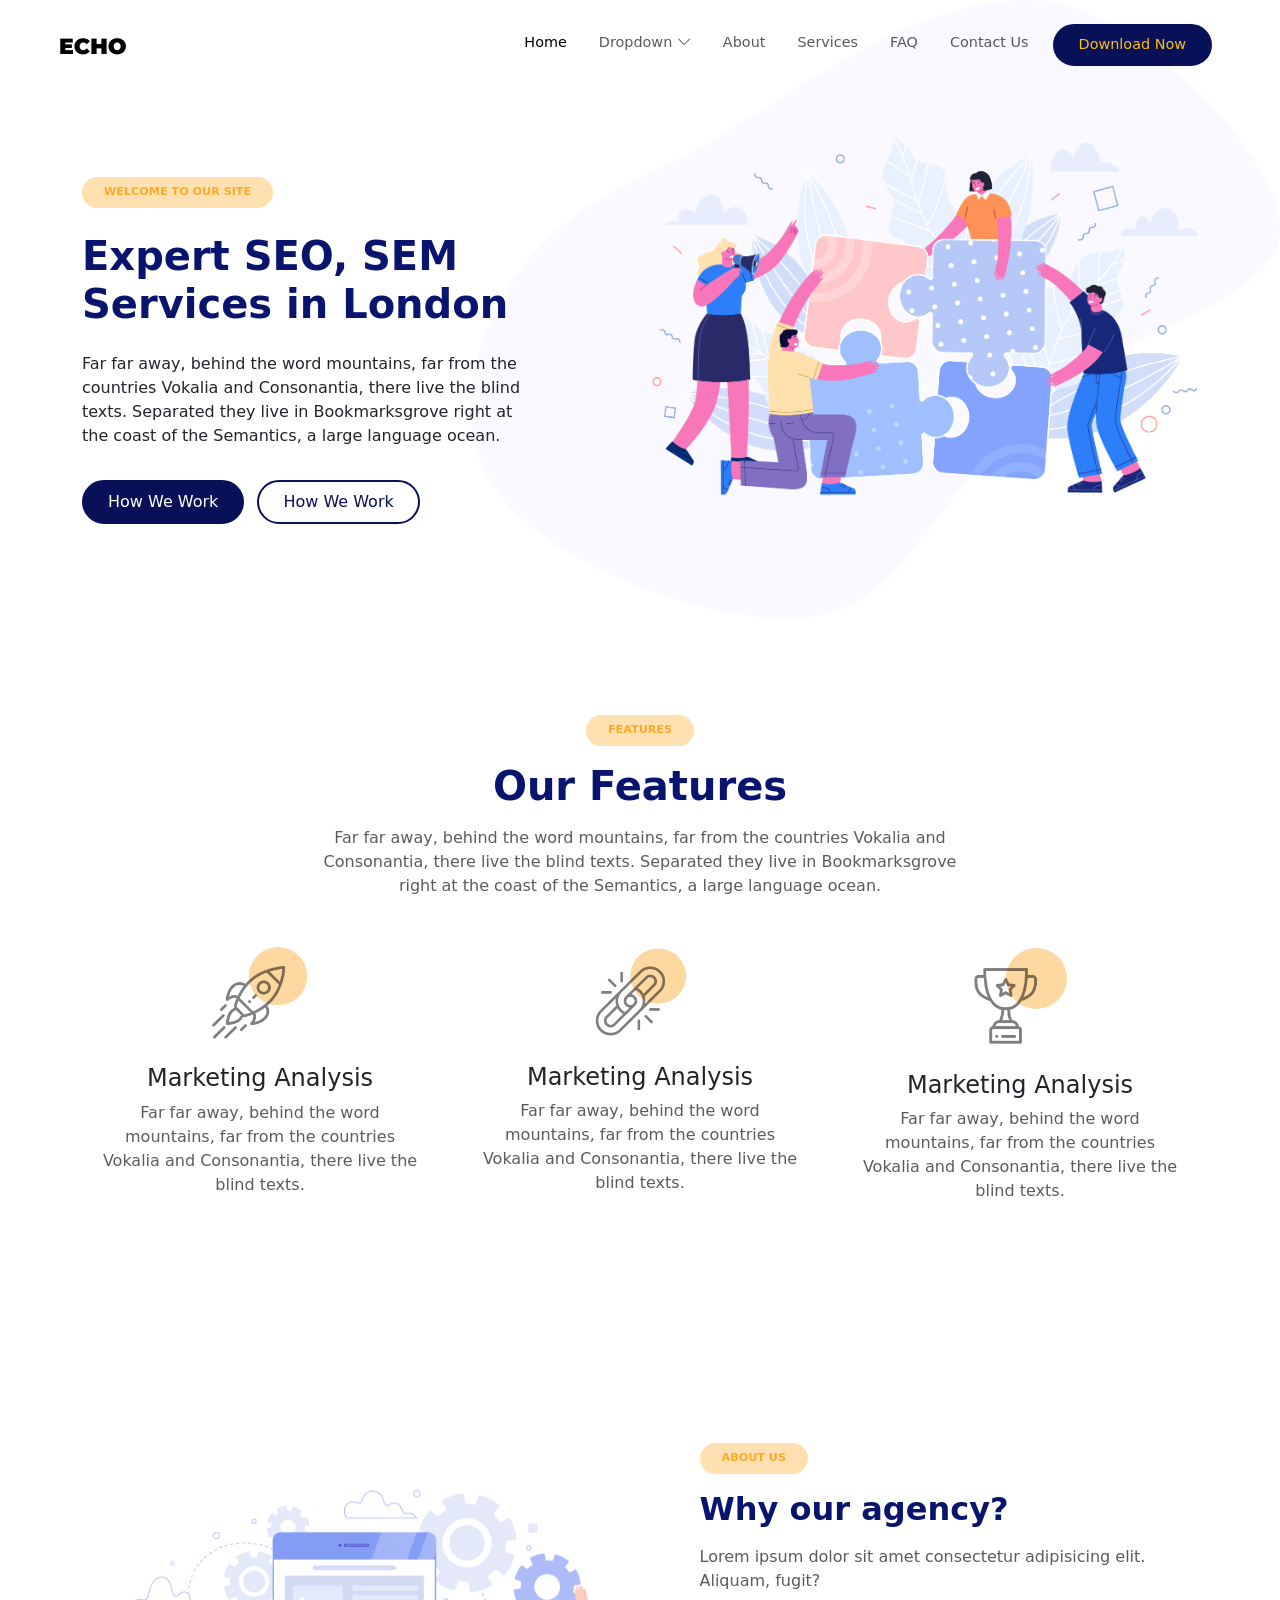
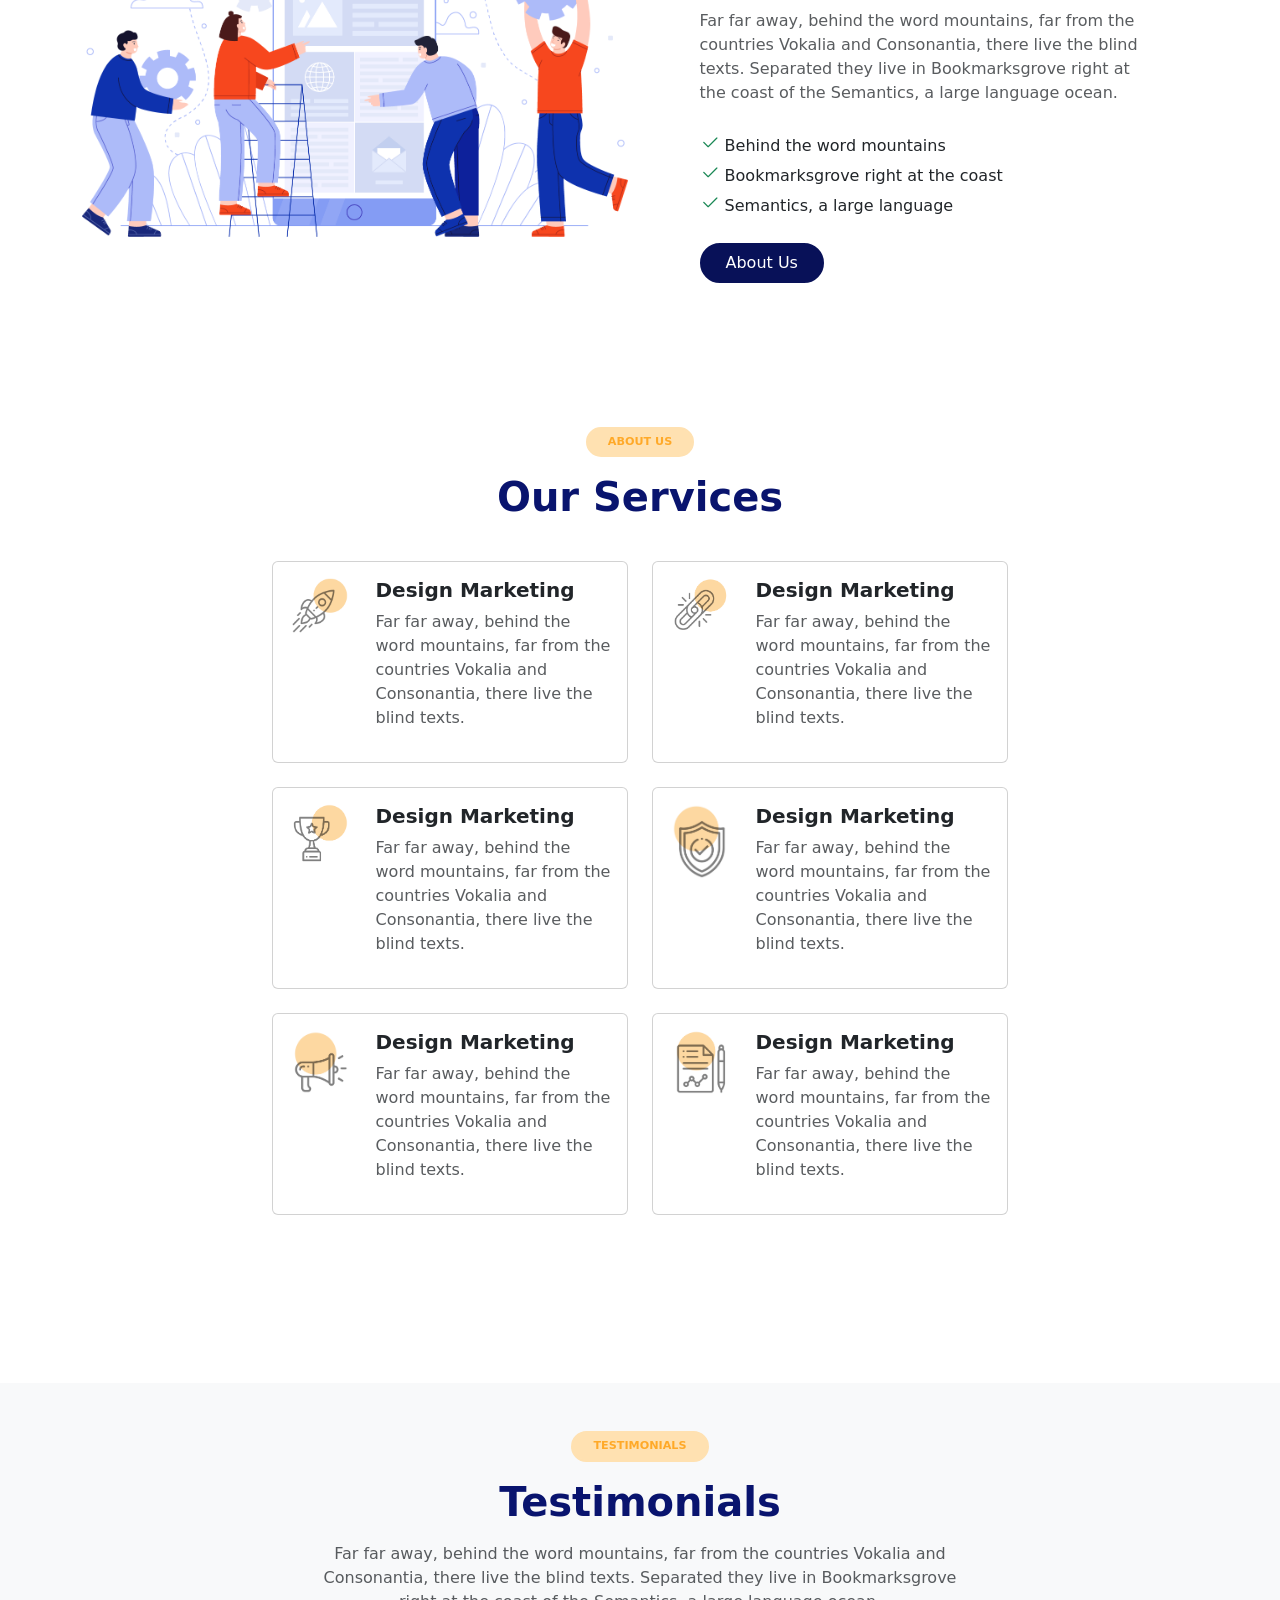
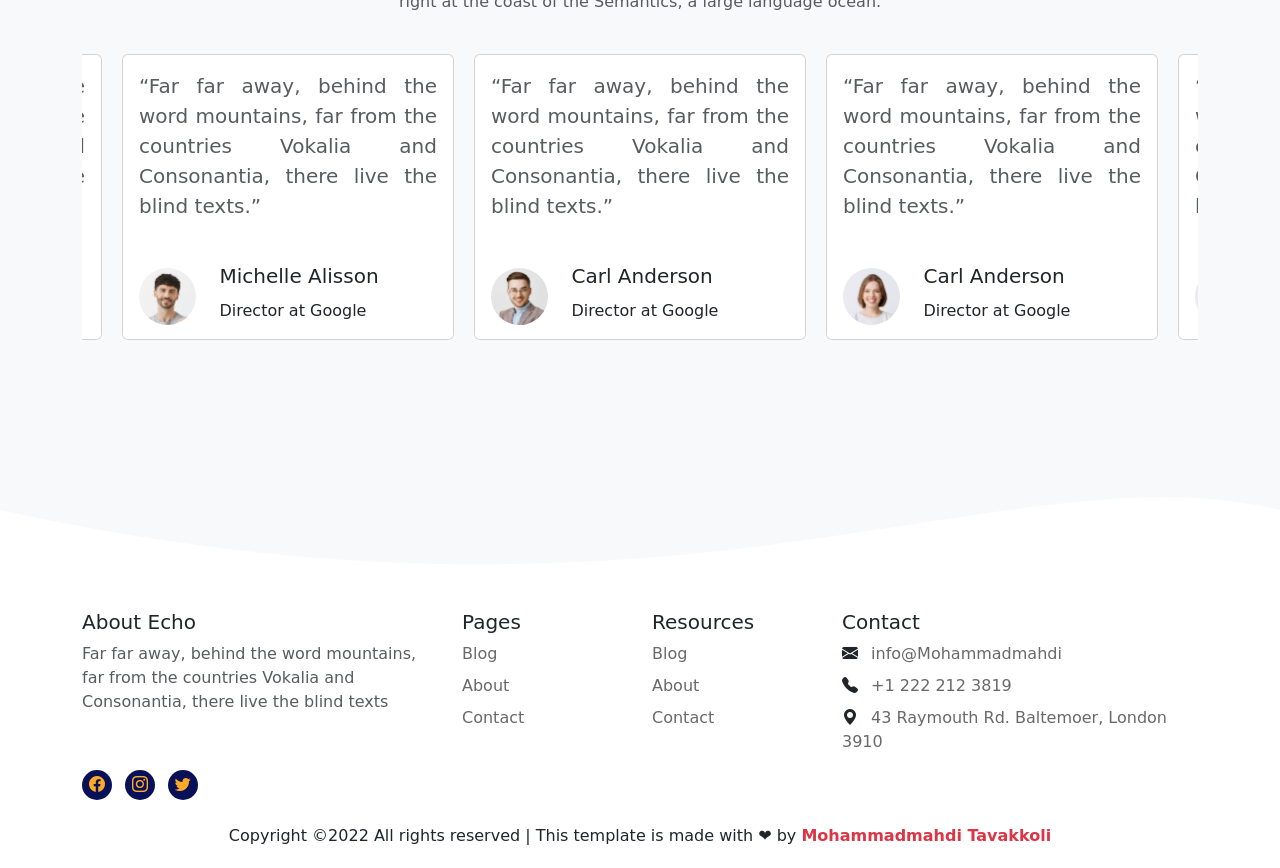
<file: index.html>
<!DOCTYPE html>
<html lang="en">

<head>
    <meta charset="UTF-8">
    <meta http-equiv="X-UA-Compatible" content="IE=edge">
    <meta name="viewport" content="width=device-width, initial-scale=1.0">
    <!-- Bootstrap , Bootstrap Icon -->
    <link href="https://cdn.jsdelivr.net/npm/bootstrap@5.1.3/dist/css/bootstrap.min.css" rel="stylesheet" integrity="sha384-1BmE4kWBq78iYhFldvKuhfTAU6auU8tT94WrHftjDbrCEXSU1oBoqyl2QvZ6jIW3" crossorigin="anonymous">
    <link rel="stylesheet" href="https://cdn.jsdelivr.net/npm/bootstrap-icons@1.8.1/font/bootstrap-icons.css">

    <!-- Owl.carousel -->
    <link rel="stylesheet" href="./css/owl.carousel.min.css">

    <!-- Style.css -->
    <link rel="stylesheet" href="./css/main.min.css">
    <title>Project | Home</title>
</head>

<body>
    <!-- Header of Project -->
    <header>
        <!-- Navbar of Project -->
        <nav class="navbar navbar-expand-md navbar-light bg-transparent p-3 py-lg-4 px-lg-5">
            <div class="container-fluid">
                <a class="navbar-brand" href="./index.html">
                    <img src="./img/navbar-img/logo.png" class="img-fluid">
                </a>
                <button class="navbar-toggler" data-bs-toggle="offcanvas" href="#offcanvasExample" type="button">
                    <i class="bi bi-list"></i>
                </button>
                <div class="collapse navbar-collapse" id="navbarSupportedContent">
                    <ul class="navbar-nav ms-auto">
                        <!-- Items 1 -->
                        <li class="nav-item mx-2">
                            <a class="nav-link active" aria-current="page" href="./index.html">Home</a>
                        </li>

                        <!-- Items 2 -->
                        <li class="nav-item mx-2 dropdown">
                            <a class="nav-link menu-btn" data-bs-toggle="dropdown" href="#">
                                Dropdown
                                <i class="bi bi-chevron-down"></i>
                            </a>
                            <ul class="dropdown-menu">
                                <li><a href="#" class="dropdown-item">Menu One</a></li>
                                <li class="dropdown">
                                    <a href="#" class="dropdown-item">Menu Two</a>
                                </li>
                                <li><a href="#" class="dropdown-item">Menu Three</a></li>
                            </ul>
                        </li>

                        <!-- Items 3 -->
                        <li class="nav-item mx-2">
                            <a class="nav-link" href="./html/aboutUs.html">About</a>
                        </li>

                        <!-- Items 4 -->
                        <li class="nav-item mx-2">
                            <a class="nav-link" href="./html/serivces.html">Services</a>
                        </li>

                        <!-- Items 5 -->
                        <li class="nav-item mx-2">
                            <a class="nav-link" href="./html/faq.html">FAQ</a>
                        </li>

                        <!-- Items 5 -->
                        <li class="nav-item mx-2">
                            <a class="nav-link" href="./html/contact.html">Contact Us</a>
                        </li>

                        <!-- Items 6 -->
                        <li class="nav-item mx-2">
                            <a class="nav-link btn btn-main text-warning rounded-pill px-4" href="./html/download.html">Download Now</a>
                        </li>
                    </ul>
                </div>
            </div>
        </nav>

        <!-- Main Section of header -->
        <div class="container-fluid py-5">
            <div class="container">
                <div class="row justify-content-between align-items-center">
                    <!-- Title Section -->
                    <div class="col-sm-12 col-lg-5">
                        <div>
                            <div class="main-badge d-inline-flex">WELCOME TO OUR SITE</div>
                            <h1 class="main-color fw-bold  my-4">Expert SEO, SEM Services in London</h1>
                            <p class=" my-4">
                                Far far away, behind the word mountains, far from the countries Vokalia and Consonantia,
                                there live the blind texts. Separated they live in Bookmarksgrove right at the coast of
                                the Semantics, a large language ocean.
                            </p>
                            <a href="#" class="btn btn-main py-2 px-4 rounded-pill ms-0 m-2">How We Work</a>
                            <a href="#" class="btn btn-outline-main py-2 px-4 rounded-pill ms-0 m-2">How We Work</a>
                        </div>
                    </div>

                    <!-- Picture Section -->
                    <div class="col-sm-12 col-lg-6 d-flex justify-content-center align-items-center">
                        <img class="img-fluid" src="./img/header-img/header-img-2.png" alt="">
                    </div>
                </div>
            </div>
        </div>
    </header>

    <!-- Responsive Menu -->
    <div class="offcanvas offcanvas-start" tabindex="-1" id="offcanvasExample">
        <div class="offcanvas-header">
            <h5 class="offcanvas-title" id="offcanvasExampleLabel">Menu</h5>
            <button type="button" class="btn-close text-reset" data-bs-dismiss="offcanvas"></button>
        </div>
        <div class="offcanvas-body">
            <ul class="navbar-nav ms-auto">
                <!-- Items 1 -->
                <li class="nav-item my-2 mx-2">
                    <a class="nav-link text-dark" aria-current="page" href="./index.html">Home</a>
                </li>

                <!-- Items 2 -->
                <li class="nav-item my-2 mx-2">
                    <a class="nav-link text-dark menu-btn" data-bs-toggle="collapse" href="#collapseExample">
                        Dropdown
                        <i class="bi bi-chevron-down"></i>
                    </a>

                    <div class="collapse" id="collapseExample">
                        <ul class="list-unstyled border-start border-warning border-3 ps-3">
                            <li>
                                <a href="#" class="text-dark text-decoration-none">
                                    Menu One
                                </a>
                            </li>
                            <li class="dropdown">
                                <a href="#" class="text-dark text-decoration-none">
                                    Menu Two
                                </a>
                            </li>
                            <li>
                                <a href="#" class="text-dark text-decoration-none">
                                    Menu Three
                                </a>
                            </li>
                        </ul>
                    </div>
                </li>

                <!-- Items 3 -->
                <li class="nav-item my-2 mx-2">
                    <a class="nav-link text-dark active" href="./html/aboutUs.html">About</a>
                </li>

                <!-- Items 4 -->
                <li class="nav-item my-2 mx-2">
                    <a class="nav-link text-dark" href="./html/serivces.html">Services</a>
                </li>

                <!-- Items 5 -->
                <li class="nav-item my-2 mx-2">
                    <a class="nav-link text-dark" href="./html/faq.html">FAQ</a>
                </li>

                <!-- Items 5 -->
                <li class="nav-item my-2 mx-2">
                    <a class="nav-link text-dark" href="./html/contact.html">Contact Us</a>
                </li>

                <!-- Items 6 -->
                <li class="nav-item mx-2">
                    <a class="nav-link btn btn-main text-warning rounded-pill px-4" href="./html/download.html">Download Now</a>
                </li>
            </ul>
        </div>
        <div class="offcanvas-footer mt-5">
            <svg width="100%" height="100%" id="svg" viewBox="0 0 1440 600" xmlns="http://www.w3.org/2000/svg" class="transition duration-300 ease-in-out delay-150"><style>
                .path-0{
                  animation:pathAnim-0 4s;
                  animation-timing-function: linear;
                  animation-iteration-count: infinite;
                }
                @keyframes pathAnim-0{
                  0%{
                    d: path("M 0,600 C 0,600 0,200 0,200 C 107.51196172248802,217.82775119617224 215.02392344497605,235.6555023923445 314,245 C 412.97607655502395,254.3444976076555 503.4162679425838,255.20574162679426 604,248 C 704.5837320574162,240.79425837320574 815.311004784689,225.52153110047846 895,202 C 974.688995215311,178.47846889952154 1023.3397129186603,146.70813397129186 1109,145 C 1194.6602870813397,143.29186602870814 1317.3301435406697,171.64593301435406 1440,200 C 1440,200 1440,600 1440,600 Z");
                  }
                  25%{
                    d: path("M 0,600 C 0,600 0,200 0,200 C 101.92344497607655,187.05263157894737 203.8468899521531,174.10526315789474 290,168 C 376.1531100478469,161.89473684210526 446.53588516746413,162.6315789473684 547,172 C 647.4641148325359,181.3684210526316 778.0095693779906,199.36842105263162 885,207 C 991.9904306220094,214.63157894736838 1075.4258373205741,211.89473684210526 1164,209 C 1252.5741626794259,206.10526315789474 1346.287081339713,203.05263157894737 1440,200 C 1440,200 1440,600 1440,600 Z");
                  }
                  50%{
                    d: path("M 0,600 C 0,600 0,200 0,200 C 74.6602870813397,207.1866028708134 149.3205741626794,214.3732057416268 244,213 C 338.6794258373206,211.6267942583732 453.37799043062205,201.69377990430624 562,201 C 670.622009569378,200.30622009569376 773.1674641148325,208.8516746411483 869,224 C 964.8325358851675,239.1483253588517 1053.952153110048,260.8995215311005 1148,258 C 1242.047846889952,255.1004784688995 1341.023923444976,227.55023923444975 1440,200 C 1440,200 1440,600 1440,600 Z");
                  }
                  75%{
                    d: path("M 0,600 C 0,600 0,200 0,200 C 80.61244019138758,165.21531100478467 161.22488038277515,130.43062200956936 270,148 C 378.77511961722485,165.56937799043064 515.7129186602871,235.49282296650716 615,265 C 714.2870813397129,294.50717703349284 775.9234449760766,283.5980861244019 853,263 C 930.0765550239234,242.4019138755981 1022.5933014354068,212.11483253588517 1123,200 C 1223.4066985645932,187.88516746411483 1331.7033492822966,193.94258373205741 1440,200 C 1440,200 1440,600 1440,600 Z");
                  }
                  100%{
                    d: path("M 0,600 C 0,600 0,200 0,200 C 107.51196172248802,217.82775119617224 215.02392344497605,235.6555023923445 314,245 C 412.97607655502395,254.3444976076555 503.4162679425838,255.20574162679426 604,248 C 704.5837320574162,240.79425837320574 815.311004784689,225.52153110047846 895,202 C 974.688995215311,178.47846889952154 1023.3397129186603,146.70813397129186 1109,145 C 1194.6602870813397,143.29186602870814 1317.3301435406697,171.64593301435406 1440,200 C 1440,200 1440,600 1440,600 Z");
                  }
                }</style><defs><linearGradient id="gradient" x1="0%" y1="50%" x2="100%" y2="50%"><stop offset="5%" stop-color="#09146e88"></stop><stop offset="95%" stop-color="#ffa92888"></stop></linearGradient></defs><path d="M 0,600 C 0,600 0,200 0,200 C 107.51196172248802,217.82775119617224 215.02392344497605,235.6555023923445 314,245 C 412.97607655502395,254.3444976076555 503.4162679425838,255.20574162679426 604,248 C 704.5837320574162,240.79425837320574 815.311004784689,225.52153110047846 895,202 C 974.688995215311,178.47846889952154 1023.3397129186603,146.70813397129186 1109,145 C 1194.6602870813397,143.29186602870814 1317.3301435406697,171.64593301435406 1440,200 C 1440,200 1440,600 1440,600 Z" stroke="none" stroke-width="0" fill="url(#gradient)" class="transition-all duration-300 ease-in-out delay-150 path-0"></path><style>
                .path-1{
                  animation:pathAnim-1 4s;
                  animation-timing-function: linear;
                  animation-iteration-count: infinite;
                }
                @keyframes pathAnim-1{
                  0%{
                    d: path("M 0,600 C 0,600 0,400 0,400 C 93.08133971291863,364.6507177033493 186.16267942583727,329.30143540669854 293,327 C 399.83732057416273,324.69856459330146 520.4306220095694,355.44497607655506 603,374 C 685.5693779904306,392.55502392344494 730.1148325358852,398.9186602870813 818,396 C 905.8851674641148,393.0813397129187 1037.11004784689,380.88038277511964 1148,380 C 1258.88995215311,379.11961722488036 1349.4449760765551,389.5598086124402 1440,400 C 1440,400 1440,600 1440,600 Z");
                  }
                  25%{
                    d: path("M 0,600 C 0,600 0,400 0,400 C 113.25358851674642,362.9952153110048 226.50717703349284,325.99043062200957 328,326 C 429.49282296650716,326.00956937799043 519.224880382775,363.0334928229665 611,388 C 702.775119617225,412.9665071770335 796.5933014354068,425.87559808612446 874,429 C 951.4066985645932,432.12440191387554 1012.401913875598,425.46411483253587 1104,419 C 1195.598086124402,412.53588516746413 1317.799043062201,406.26794258373207 1440,400 C 1440,400 1440,600 1440,600 Z");
                  }
                  50%{
                    d: path("M 0,600 C 0,600 0,400 0,400 C 100.58373205741626,414.96650717703346 201.1674641148325,429.933014354067 285,430 C 368.8325358851675,430.066985645933 435.9138755980862,415.2344497607655 524,401 C 612.0861244019138,386.7655502392345 721.1770334928229,373.12918660287085 818,386 C 914.8229665071771,398.87081339712915 999.377990430622,438.2488038277512 1101,445 C 1202.622009569378,451.7511961722488 1321.311004784689,425.8755980861244 1440,400 C 1440,400 1440,600 1440,600 Z");
                  }
                  75%{
                    d: path("M 0,600 C 0,600 0,400 0,400 C 96.94736842105263,425.03349282296654 193.89473684210526,450.066985645933 302,434 C 410.10526315789474,417.933014354067 529.3684210526316,360.7655502392345 622,341 C 714.6315789473684,321.2344497607655 780.6315789473684,338.87081339712915 855,371 C 929.3684210526316,403.12918660287085 1012.1052631578948,449.75119617224885 1111,457 C 1209.8947368421052,464.24880382775115 1324.9473684210525,432.12440191387554 1440,400 C 1440,400 1440,600 1440,600 Z");
                  }
                  100%{
                    d: path("M 0,600 C 0,600 0,400 0,400 C 93.08133971291863,364.6507177033493 186.16267942583727,329.30143540669854 293,327 C 399.83732057416273,324.69856459330146 520.4306220095694,355.44497607655506 603,374 C 685.5693779904306,392.55502392344494 730.1148325358852,398.9186602870813 818,396 C 905.8851674641148,393.0813397129187 1037.11004784689,380.88038277511964 1148,380 C 1258.88995215311,379.11961722488036 1349.4449760765551,389.5598086124402 1440,400 C 1440,400 1440,600 1440,600 Z");
                  }
                }</style><defs><linearGradient id="gradient" x1="0%" y1="50%" x2="100%" y2="50%"><stop offset="5%" stop-color="#09146eff"></stop><stop offset="95%" stop-color="#ffa928ff"></stop></linearGradient></defs><path d="M 0,600 C 0,600 0,400 0,400 C 93.08133971291863,364.6507177033493 186.16267942583727,329.30143540669854 293,327 C 399.83732057416273,324.69856459330146 520.4306220095694,355.44497607655506 603,374 C 685.5693779904306,392.55502392344494 730.1148325358852,398.9186602870813 818,396 C 905.8851674641148,393.0813397129187 1037.11004784689,380.88038277511964 1148,380 C 1258.88995215311,379.11961722488036 1349.4449760765551,389.5598086124402 1440,400 C 1440,400 1440,600 1440,600 Z" stroke="none" stroke-width="0" fill="url(#gradient)" class="transition-all duration-300 ease-in-out delay-150 path-1"></path></svg>
        </div>
    </div>

    <!-- Features Section -->
    <section>
        <div class="container-fluid py-5 mt-5">
            <div class="container">
                <!-- Title -->
                <div class="row justify-content-center">
                    <div class="col-md-7 col-sm-12 text-center">
                        <div class="main-badge d-inline-flex">FEATURES</div>
                        <h1 class="main-color fw-bold my-3">Our Features</h1>
                        <p class="text-muted">
                            Far far away, behind the word mountains, far from the countries Vokalia and Consonantia,
                            there live the blind texts. Separated they live in Bookmarksgrove right at the coast of the
                            Semantics, a large language ocean.
                        </p>
                    </div>
                </div>

                <!-- Card Section -->
                <div class="row py-3 justify-content-center gy-4">
                    <!-- Item 1 - Startup -->
                    <div class="col-sm-12 col-md-6 col-lg-4">
                        <div class="card border-0 card-hover">
                            <div class="card-body text-center">
                                <img src="./img/features-img/icon1.png" width="30%"
                                    class="img-fluid user-select-none mb-4" alt="">
                                <h4>Marketing Analysis</h4>
                                <p class="text-muted">
                                    Far far away, behind the word mountains, far from the countries Vokalia and
                                    Consonantia, there live the blind texts.
                                </p>
                            </div>
                        </div>
                    </div>

                    <!-- Item 2 - digital marketing -->
                    <div class="col-sm-12 col-md-6 col-lg-4">
                        <div class="card border-0 card-hover">
                            <div class="card-body text-center">
                                <img src="./img/features-img/icon2.png" width="30%"
                                    class="img-fluid user-select-none mb-4" alt="">
                                <h4>Marketing Analysis</h4>
                                <p class="text-muted">
                                    Far far away, behind the word mountains, far from the countries Vokalia and
                                    Consonantia, there live the blind texts.
                                </p>
                            </div>
                        </div>
                    </div>

                    <!-- Item 3 - SEO -->
                    <div class="col-sm-12 col-md-6 col-lg-4">
                        <div class="card border-0 card-hover">
                            <div class="card-body text-center">
                                <img src="./img/features-img/icon3.png" class="img-fluid user-select-none mb-4"
                                    width="30%" alt="">
                                <h4>Marketing Analysis</h4>
                                <p class="text-muted">
                                    Far far away, behind the word mountains, far from the countries Vokalia and
                                    Consonantia, there live the blind texts.
                                </p>
                            </div>
                        </div>
                    </div>
                </div>
            </div>
        </div>
    </section>

    <!-- br Section XD -->
    <section>
        <br><br>
        <br><br>
    </section>

    <!-- About Us Section -->
    <section>
        <div class="container-fluid py-5">
            <div class="container">
                <div class="row">
                    <div class="col-sm-12 col-lg-6 d-flex justify-content-center align-items-center">
                        <img src="./img/aboutUs-img/aboutus-img.png" class="img-fluid" alt="">
                    </div>
                    <div class="col-sm-12 col-lg-6">
                        <div class="row justify-content-center align-items-center">
                            <div class="col-md-10 col-sm-12">
                                <div class="main-badge d-inline-flex">ABOUT US</div>
                                <h1 class="main-color fw-bold my-3 fs-2">Why our agency?</h1>
                                <p class="text-muted">
                                    Lorem ipsum dolor sit amet consectetur adipisicing elit. Aliquam, fugit?
                                </p>
                                <p class="text-muted">
                                    Far far away, behind the word mountains, far from the countries Vokalia and
                                    Consonantia, there live the blind texts. Separated they live in Bookmarksgrove right
                                    at the coast of the Semantics, a large language ocean.
                                </p>
                                <div class="my-4">
                                    <p class="mb-0">
                                        <i class="bi bi-check2 text-success fs-5"></i>
                                        Behind the word mountains
                                    </p>
                                    <p class="mb-0">
                                        <i class="bi bi-check2 text-success fs-5"></i>
                                        Bookmarksgrove right at the coast
                                    </p>
                                    <p class="mb-0">
                                        <i class="bi bi-check2 text-success fs-5"></i>
                                        Semantics, a large language
                                    </p>
                                </div>
                                <a href="#" class="btn btn-main rounded-pill px-4">About Us</a>
                            </div>
                        </div>
                    </div>
                </div>
            </div>
        </div>
    </section>

    <!-- br Section XD -->
    <section>
        <br><br>
        <br><br>
    </section>

    <!-- Our Services Section -->
    <section class="services">
        <div class="container-fluid">
            <div class="container">
                <!-- Title Section -->
                <div class="row justify-content-center">
                    <div class="col-md-10 col-sm-12 text-center">
                        <div class="main-badge d-inline-flex">ABOUT US</div>
                        <h1 class="main-color fw-bold my-3">Our Services</h1>
                    </div>
                </div>

                <!-- Card Section -->
                <div class="row justify-content-center">
                    <div class="col-lg-8 col-sm-12">
                        <div class="row py-4 gy-4">
                            <!-- Item 1 -->
                            <div class="col-lg-6 col-sm-12">
                                <div class="card card-hover">
                                    <div class="card-body">
                                        <div class="row">
                                            <div class="col-4 col-md-3">
                                                <div class="d-flex justify-content-center">
                                                    <img src="./img/features-img/icon1.png" class="img-fluid">
                                                </div>
                                            </div>
                                            <div class="col-8 col-md-9">
                                                <h4 class="fs-5 fw-bold">Design Marketing</h4>
                                                <p class="text-muted">
                                                    Far far away, behind the word mountains, far from the countries
                                                    Vokalia and Consonantia, there live the blind texts.
                                                </p>
                                            </div>
                                        </div>
                                    </div>
                                </div>
                            </div>

                            <!-- Item 2 -->
                            <div class="col-lg-6 col-sm-12">
                                <div class="card card-hover">
                                    <div class="card-body">
                                        <div class="row">
                                            <div class="col-4 col-md-3">
                                                <div class="d-flex justify-content-center">
                                                    <img src="./img/features-img/icon2.png" class="img-fluid">
                                                </div>
                                            </div>
                                            <div class="col-8 col-md-9">
                                                <h4 class="fs-5 fw-bold">Design Marketing</h4>
                                                <p class="text-muted">
                                                    Far far away, behind the word mountains, far from the countries
                                                    Vokalia and Consonantia, there live the blind texts.
                                                </p>
                                            </div>
                                        </div>
                                    </div>
                                </div>
                            </div>

                            <!-- Item 3 -->
                            <div class="col-lg-6 col-sm-12">
                                <div class="card card-hover">
                                    <div class="card-body">
                                        <div class="row">
                                            <div class="col-4 col-md-3">
                                                <div class="d-flex justify-content-center">
                                                    <img src="./img/features-img/icon3.png" class="img-fluid">
                                                </div>
                                            </div>
                                            <div class="col-8 col-md-9">
                                                <h4 class="fs-5 fw-bold">Design Marketing</h4>
                                                <p class="text-muted">
                                                    Far far away, behind the word mountains, far from the countries
                                                    Vokalia and Consonantia, there live the blind texts.
                                                </p>
                                            </div>
                                        </div>
                                    </div>
                                </div>
                            </div>

                            <!-- Item 4 -->
                            <div class="col-lg-6 col-sm-12">
                                <div class="card card-hover">
                                    <div class="card-body">
                                        <div class="row">
                                            <div class="col-4 col-md-3">
                                                <div class="d-flex justify-content-center">
                                                    <div class="d-flex justify-content-center">
                                                        <img src="./img/features-img/icon4.png" class="img-fluid">
                                                    </div>
                                                </div>
                                            </div>
                                            <div class="col-8 col-md-9">
                                                <h4 class="fs-5 fw-bold">Design Marketing</h4>
                                                <p class="text-muted">
                                                    Far far away, behind the word mountains, far from the countries
                                                    Vokalia and Consonantia, there live the blind texts.
                                                </p>
                                            </div>
                                        </div>
                                    </div>
                                </div>
                            </div>

                            <!-- Item 5 -->
                            <div class="col-lg-6 col-sm-12">
                                <div class="card card-hover">
                                    <div class="card-body">
                                        <div class="row">
                                            <div class="col-4 col-md-3">
                                                <div class="d-flex justify-content-center">
                                                    <img src="./img/features-img/icon5.png" class="img-fluid">
                                                </div>
                                            </div>
                                            <div class="col-8 col-md-9">
                                                <h4 class="fs-5 fw-bold">Design Marketing</h4>
                                                <p class="text-muted">
                                                    Far far away, behind the word mountains, far from the countries
                                                    Vokalia and Consonantia, there live the blind texts.
                                                </p>
                                            </div>
                                        </div>
                                    </div>
                                </div>
                            </div>

                            <!-- Item 6 -->
                            <div class="col-lg-6 col-sm-12">
                                <div class="card card-hover">
                                    <div class="card-body">
                                        <div class="row">
                                            <div class="col-4 col-md-3">
                                                <div class="d-flex justify-content-center">
                                                    <img src="./img/features-img/icon6.png" class="img-fluid">
                                                </div>
                                            </div>
                                            <div class="col-8 col-md-9">
                                                <h4 class="fs-5 fw-bold">Design Marketing</h4>
                                                <p class="text-muted">
                                                    Far far away, behind the word mountains, far from the countries
                                                    Vokalia and Consonantia, there live the blind texts.
                                                </p>
                                            </div>
                                        </div>
                                    </div>
                                </div>
                            </div>
                        </div>
                    </div>
                </div>
            </div>
        </div>
    </section>

    <!-- br Section XD -->
    <section>
        <br><br><br>
        <br><br><br>
    </section>

    <!-- Testimonials -->
    <section>
        <div class="container-fluid bg-light py-5">
            <div class="container">
                <!-- Title Section -->
                <div class="row justify-content-center">
                    <div class="col-md-7 col-sm-12 text-center">
                        <div class="main-badge d-inline-flex">TESTIMONIALS</div>
                        <h1 class="main-color fw-bold my-3">Testimonials</h1>
                        <p class="text-muted">
                            Far far away, behind the word mountains, far from the countries Vokalia and Consonantia,
                            there live the blind texts. Separated they live in Bookmarksgrove right at the coast of the
                            Semantics, a large language ocean.
                        </p>
                    </div>
                </div>

                <!-- Carousel Section -->
                <div class="owl-carousel mt-4">
                    <!-- Item 1 -->
                    <div class="card card-hover-2">
                        <div class="card-body">
                            <p class="fs-5 text-muted" style="text-align: justify;">
                                “Far far away, behind the word mountains, far from the countries Vokalia and
                                Consonantia, there live the blind texts.”
                            </p>
                        </div>
                        <div class="card-footer bg-white border-0">
                            <div class="row">
                                <div class="col-3 d-flex justify-content-center align-items-center">
                                    <img src="./img/testimonials-img/avatar1.png" alt="" class="img-fluid rounded-pill">
                                </div>
                                <div class="col-9 d-flex">
                                    <div>
                                        <p class="mb-0 pb-1 fs-5">Michelle Alisson</p>
                                        <p class="mb-0 pt-1 pb-2">Director at Google</p>
                                    </div>
                                    </p>
                                </div>
                            </div>
                        </div>
                    </div>

                    <!-- Item 2 -->
                    <div class="card card-hover-2">
                        <div class="card-body">
                            <p class="fs-5 text-muted" style="text-align: justify;">
                                “Far far away, behind the word mountains, far from the countries Vokalia and
                                Consonantia, there live the blind texts.”
                            </p>
                        </div>
                        <div class="card-footer bg-white border-0">
                            <div class="row">
                                <div class="col-3 d-flex justify-content-center align-items-center">
                                    <img src="./img/testimonials-img/avatar3.png" alt="" class="img-fluid rounded-pill">
                                </div>
                                <div class="col-9 d-flex">
                                    <div>
                                        <p class="mb-0 pb-1 fs-5">Carl Anderson</p>
                                        <p class="mb-0 pt-1 pb-2">Director at Google</p>
                                    </div>
                                    </p>
                                </div>
                            </div>
                        </div>
                    </div>

                    <!-- Item 3 -->
                    <div class="card card-hover-2">
                        <div class="card-body">
                            <p class="fs-5 text-muted" style="text-align: justify;">
                                “Far far away, behind the word mountains, far from the countries Vokalia and
                                Consonantia, there live the blind texts.”
                            </p>
                        </div>
                        <div class="card-footer bg-white border-0">
                            <div class="row">
                                <div class="col-3 d-flex justify-content-center align-items-center">
                                    <img src="./img/testimonials-img/avatar2.png" alt="" class="img-fluid rounded-pill">
                                </div>
                                <div class="col-9 d-flex">
                                    <div>
                                        <p class="mb-0 pb-1 fs-5">Carl Anderson</p>
                                        <p class="mb-0 pt-1 pb-2">Director at Google</p>
                                    </div>
                                    </p>
                                </div>
                            </div>
                        </div>
                    </div>

                    <!-- Item 4 -->
                    <div class="card card-hover-2">
                        <div class="card-body">
                            <p class="fs-5 text-muted" style="text-align: justify;">
                                “Far far away, behind the word mountains, far from the countries Vokalia and
                                Consonantia, there live the blind texts.”
                            </p>
                        </div>
                        <div class="card-footer bg-white border-0">
                            <div class="row">
                                <div class="col-3 d-flex justify-content-center align-items-center">
                                    <img src="./img/testimonials-img/avatar2.png" alt="" class="img-fluid rounded-pill">
                                </div>
                                <div class="col-9 d-flex">
                                    <div>
                                        <p class="mb-0 pb-1 fs-5">Carl Anderson</p>
                                        <p class="mb-0 pt-1 pb-2">Director at Google</p>
                                    </div>
                                    </p>
                                </div>
                            </div>
                        </div>
                    </div>

                    <!-- Item 5 -->
                    <div class="card card-hover-2">
                        <div class="card-body">
                            <p class="fs-5 text-muted" style="text-align: justify;">
                                “Far far away, behind the word mountains, far from the countries Vokalia and
                                Consonantia, there live the blind texts.”
                            </p>
                        </div>
                        <div class="card-footer bg-white border-0">
                            <div class="row">
                                <div class="col-3 d-flex justify-content-center align-items-center">
                                    <img src="./img/testimonials-img/avatar3.png" alt="" class="img-fluid rounded-pill">
                                </div>
                                <div class="col-9 d-flex">
                                    <div>
                                        <p class="mb-0 pb-1 fs-5">Carl Anderson</p>
                                        <p class="mb-0 pt-1 pb-2">Director at Google</p>
                                    </div>
                                    </p>
                                </div>
                            </div>
                        </div>
                    </div>

                    <!-- Item 6 -->
                    <div class="card card-hover-2">
                        <div class="card-body">
                            <p class="fs-5 text-muted" style="text-align: justify;">
                                “Far far away, behind the word mountains, far from the countries Vokalia and
                                Consonantia, there live the blind texts.”
                            </p>
                        </div>
                        <div class="card-footer bg-white border-0">
                            <div class="row">
                                <div class="col-3 d-flex justify-content-center align-items-center">
                                    <img src="./img/testimonials-img/avatar3.png" alt="" class="img-fluid rounded-pill">
                                </div>
                                <div class="col-9 d-flex">
                                    <div>
                                        <p class="mb-0 pb-1 fs-5">Carl Anderson</p>
                                        <p class="mb-0 pt-1 pb-2">Director at Google</p>
                                    </div>
                                    </p>
                                </div>
                            </div>
                        </div>
                    </div>
                </div>
            </div>
        </div>
    </section>

    <!-- Footer -->
    <footer>
        <div class="container-fluid bg-light p-0 pt-5">
            <div style="height: 150px; overflow: hidden;"><svg viewBox="0 0 500 150" preserveAspectRatio="none"
                    style="height: 100%; width: 100%;">
                    <path d="M0.00,49.98 C266.64,199.84 394.19,-15.27 500.00,49.98 L500.00,150.00 L0.00,150.00 Z"
                        style="stroke: none; fill: #fff;"></path>
                </svg></div>
            <div class="container-fluid bg-white pb-1">
                <div class="container">
                    <div class="row">
                        <!-- About Echo -->
                        <div class="col-lg-4 col-sm-12 col-md-6">
                            <h5>About Echo</h5>
                            <p class="text-muted">
                                Far far away, behind the word mountains, far from the countries Vokalia and Consonantia,
                                there live the blind texts
                            </p>
                        </div>

                        <!-- Pages -->
                        <div class="col-lg-2 col-sm-12 col-md-6">
                            <h5>Pages</h5>
                            <ul class="list-unstyled">
                                <li class="my-2"><a href="#" class="footer-link">Blog</a></li>
                                <li class="my-2"><a href="#" class="footer-link">About</a></li>
                                <li class="my-2"><a href="#" class="footer-link">Contact</a></li>
                            </ul>
                        </div>

                        <!-- Resources -->
                        <div class="col-lg-2 col-sm-12 col-md-6">
                            <h5>Resources</h5>
                            <ul class="list-unstyled">
                                <li class="my-2"><a href="#" class="footer-link">Blog</a></li>
                                <li class="my-2"><a href="#" class="footer-link">About</a></li>
                                <li class="my-2"><a href="#" class="footer-link">Contact</a></li>
                            </ul>
                        </div>

                        <!-- Contact -->
                        <div class="col-lg-4 col-sm-12 col-md-6">
                            <h5>Contact</h5>
                            <ul class="list-unstyled">
                                <li class="my-2">
                                    <i class="bi bi-envelope-fill"></i>
                                    <a href="#" class="ms-2 footer-link">info@Mohammadmahdi</a>
                                </li>
                                <li class="my-2">
                                    <i class="bi bi-telephone-fill"></i>
                                    <a href="#" class="ms-2 footer-link">+1 222 212 3819</a>
                                </li>
                                <li class="my-2">
                                    <i class="bi bi-geo-alt-fill"></i>
                                    <a href="#" class="ms-2 footer-link">43 Raymouth Rd. Baltemoer, London 3910</a>
                                </li>
                            </ul>
                        </div>
                    </div>
                    <span class="social-media">
                        <a href="#">
                            <i class="bi bi-facebook"></i>
                        </a>
                    </span>
                    <span class="social-media ms-2">
                        <a href="#">
                            <i class="bi bi-instagram"></i>
                        </a>
                    </span>
                    <span class="social-media ms-2">
                        <a href="#">
                            <i class="bi bi-twitter"></i>
                        </a>
                    </span>
                </div>
                <div class="container pt-4 text-center">
                    <p>
                        Copyright ©2022 All rights reserved | This template is made with ❤ by <span
                            class="fw-bolder text-danger">Mohammadmahdi Tavakkoli</span>
                    </p>
                </div>
            </div>
        </div>
    </footer>

</body>
<!-- Bootstrap.min.js -->
<script src="https://cdn.jsdelivr.net/npm/bootstrap@5.1.3/dist/js/bootstrap.bundle.min.js" integrity="sha384-ka7Sk0Gln4gmtz2MlQnikT1wXgYsOg+OMhuP+IlRH9sENBO0LRn5q+8nbTov4+1p" crossorigin="anonymous"></script>

<!-- jQuery.js -->
<script
  src="https://code.jquery.com/jquery-3.6.0.min.js"
  integrity="sha256-/xUj+3OJU5yExlq6GSYGSHk7tPXikynS7ogEvDej/m4="
  crossorigin="anonymous">
</script>

<!-- Owl.Carousel -->
<script src="./js/owl.carousel.min.js"></script>

<!-- Script.js -->
<script src="./js/script.js"></script>

</html>
</file>
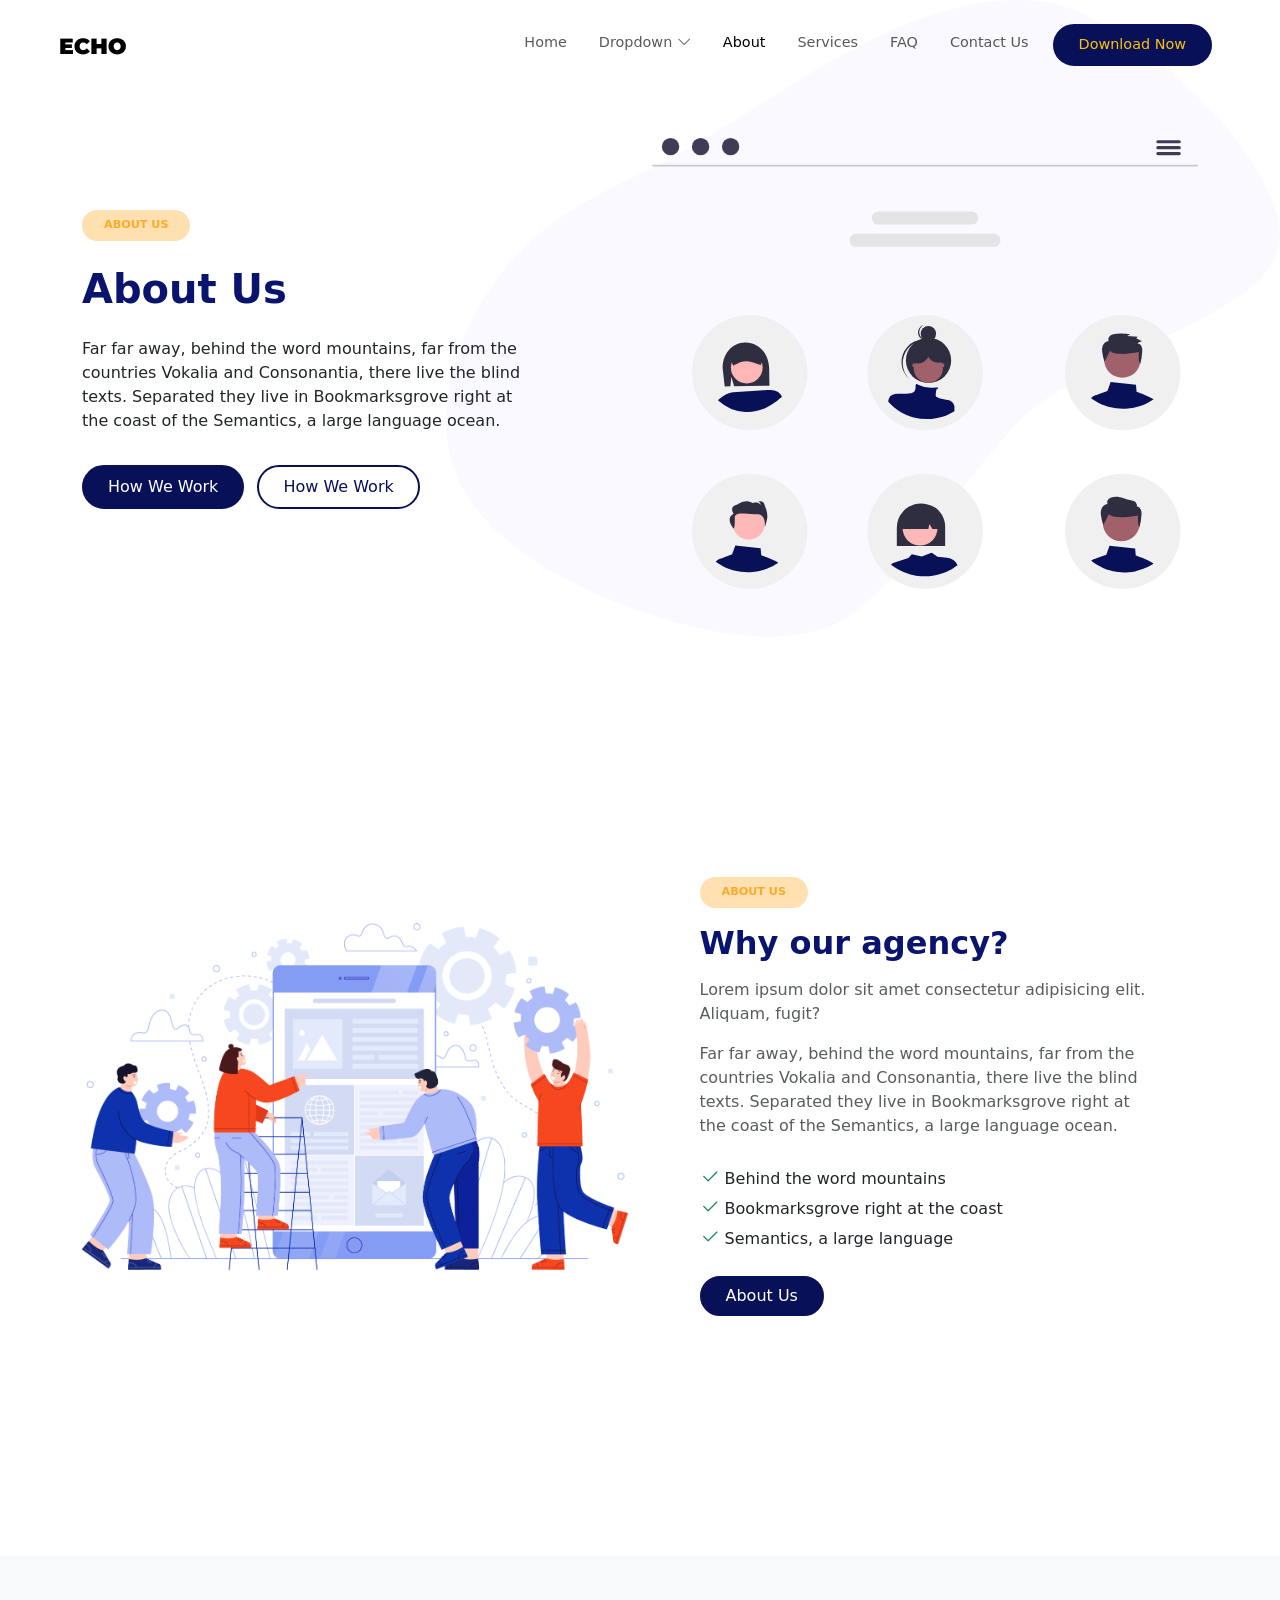
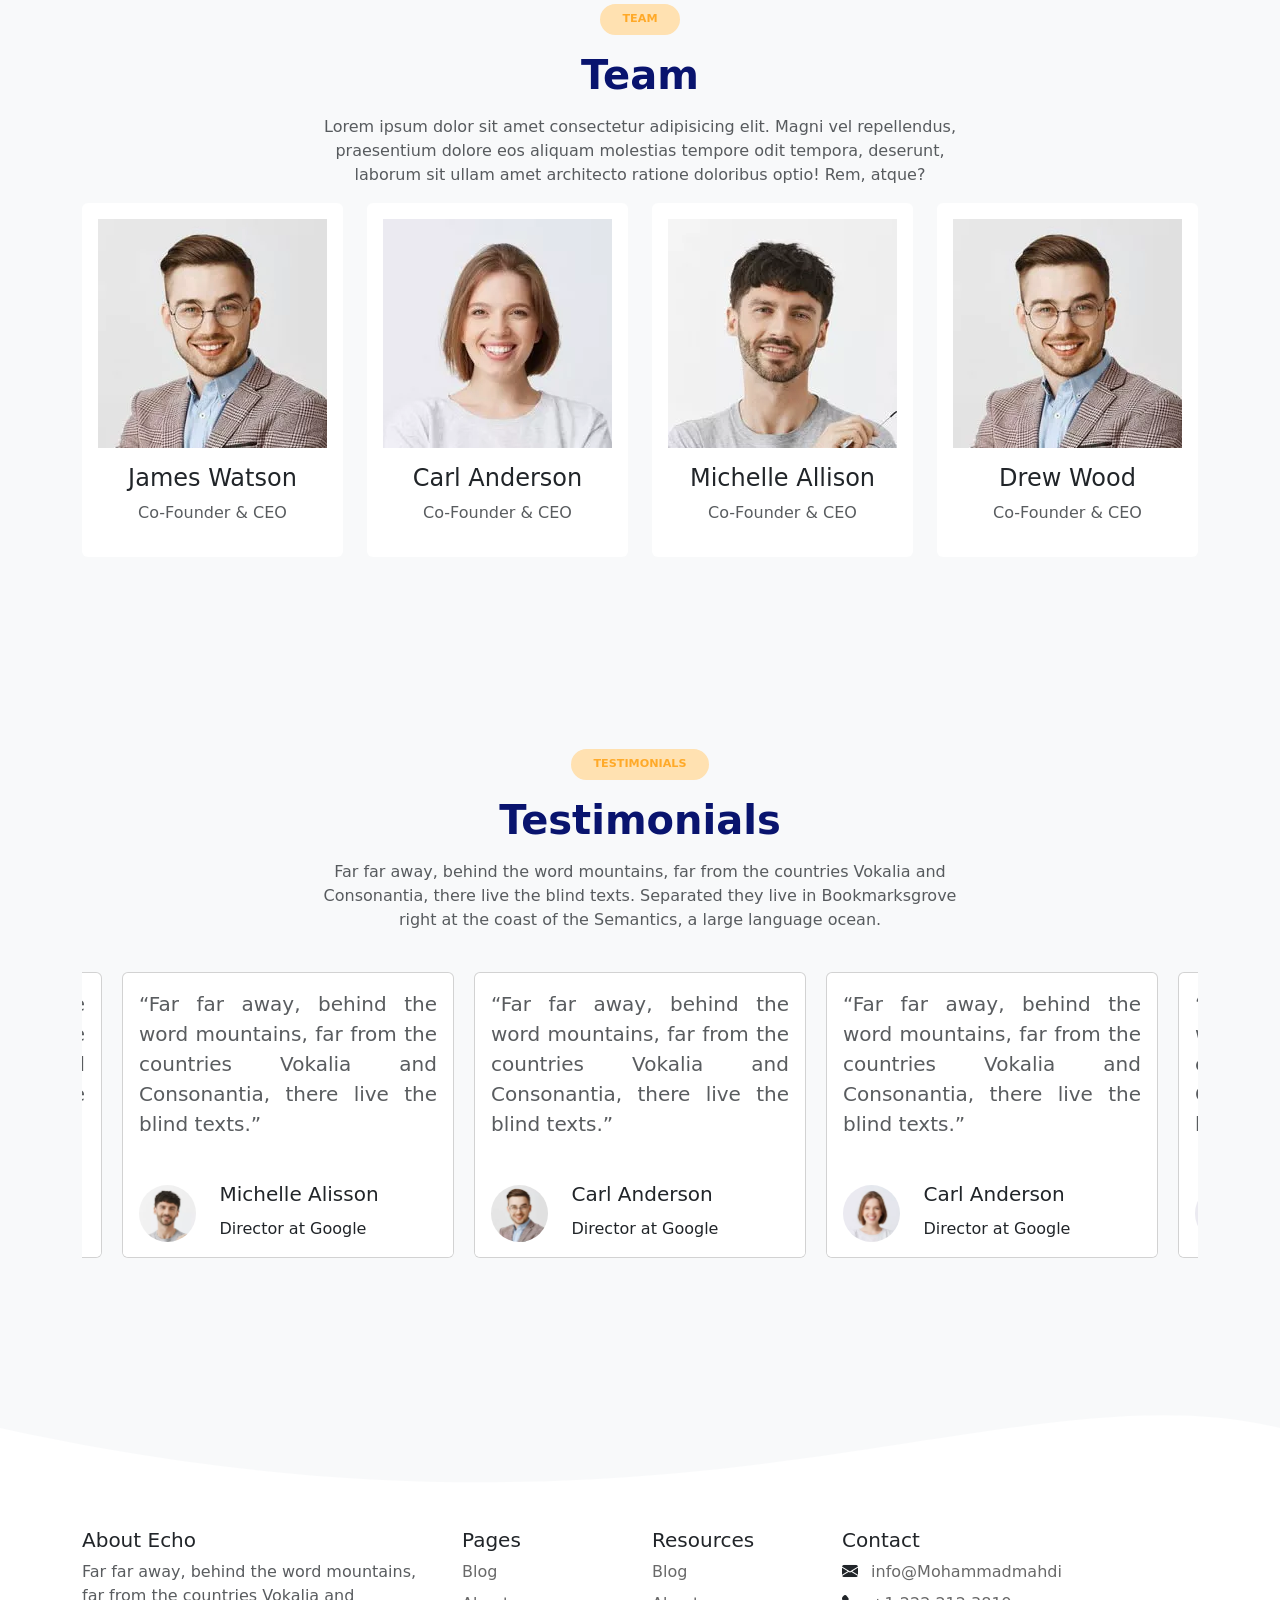
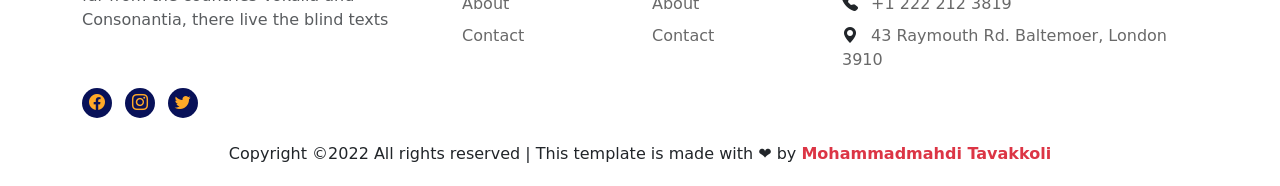
<file: html/aboutUs.html>
<!DOCTYPE html>
<html lang="en">

<head>
    <meta charset="UTF-8">
    <meta http-equiv="X-UA-Compatible" content="IE=edge">
    <meta name="viewport" content="width=device-width, initial-scale=1.0">
    <!-- Bootstrap , Bootstrap Icon -->
    <link href="https://cdn.jsdelivr.net/npm/bootstrap@5.1.3/dist/css/bootstrap.min.css" rel="stylesheet" integrity="sha384-1BmE4kWBq78iYhFldvKuhfTAU6auU8tT94WrHftjDbrCEXSU1oBoqyl2QvZ6jIW3" crossorigin="anonymous">
    <link rel="stylesheet" href="https://cdn.jsdelivr.net/npm/bootstrap-icons@1.8.1/font/bootstrap-icons.css">

    <!-- Owl.carousel -->
    <link rel="stylesheet" href="../css/owl.carousel.min.css">

    <!-- Style.css -->
    <link rel="stylesheet" href="../css/main.min.css">
    <title>Project | About Us</title>
</head>

<body>
    <!-- Header of Project -->
    <header>
        <!-- Navbar of Project -->
        <nav class="navbar navbar-expand-md navbar-light bg-transparent p-3 py-lg-4 px-lg-5">
            <div class="container-fluid">
                <a class="navbar-brand" href="#">
                    <img src="../img/navbar-img/logo.png" class="img-fluid" alt="">
                </a>
                <button class="navbar-toggler" data-bs-toggle="offcanvas" href="#offcanvasExample" type="button">
                    <i class="bi bi-list"></i>
                </button>
                <div class="collapse navbar-collapse" id="navbarSupportedContent">
                    <ul class="navbar-nav ms-auto">
                        <!-- Items 1 -->
                        <li class="nav-item mx-2">
                            <a class="nav-link" aria-current="page" href="../index.html">Home</a>
                        </li>

                        <!-- Items 2 -->
                        <li class="nav-item mx-2 dropdown">
                            <a class="nav-link menu-btn" data-bs-toggle="dropdown" href="#">
                                Dropdown
                                <i class="bi bi-chevron-down"></i>
                            </a>
                            <ul class="dropdown-menu">
                                <li><a href="#" class="dropdown-item">Menu One</a></li>
                                <li class="dropdown">
                                    <a href="#" class="dropdown-item">Menu Two</a>
                                </li>
                                <li><a href="#" class="dropdown-item">Menu Three</a></li>
                            </ul>
                        </li>

                        <!-- Items 3 -->
                        <li class="nav-item mx-2">
                            <a class="nav-link active" href="./aboutUs.html">About</a>
                        </li>

                        <!-- Items 4 -->
                        <li class="nav-item mx-2">
                            <a class="nav-link" href="./serivces.html">Services</a>
                        </li>

                        <!-- Items 5 -->
                        <li class="nav-item mx-2">
                            <a class="nav-link" href="./faq.html">FAQ</a>
                        </li>

                        <!-- Items 5 -->
                        <li class="nav-item mx-2">
                            <a class="nav-link" href="./contact.html">Contact Us</a>
                        </li>

                        <!-- Items 6 -->
                        <li class="nav-item mx-2">
                            <a class="nav-link btn btn-main text-warning rounded-pill px-4" href="./download.html">Download Now</a>
                        </li>
                    </ul>
                </div>
            </div>
        </nav>

        <!-- Main Section of header -->
        <div class="container-fluid py-5">
            <div class="container">
                <div class="row gy-4 justify-content-between align-items-center">
                    <!-- Title Section -->
                    <div class="col-sm-12 col-lg-5">
                        <div>
                            <div class="main-badge d-inline-flex">ABOUT US</div>
                            <h1 class="main-color fw-bold  my-4">About Us</h1>
                            <p class=" my-4">
                                Far far away, behind the word mountains, far from the countries Vokalia and Consonantia,
                                there live the blind texts. Separated they live in Bookmarksgrove right at the coast of
                                the Semantics, a large language ocean.
                            </p>
                            <a href="#" class="btn btn-main py-2 px-4 rounded-pill ms-0 m-2">How We Work</a>
                            <a href="#" class="btn btn-outline-main py-2 px-4 rounded-pill ms-0 m-2">How We Work</a>
                        </div>
                    </div>

                    <!-- Picture Section -->
                    <div class="col-sm-12 col-lg-6 d-flex justify-content-center align-items-center">
                        <img class="img-fluid" src="../img/aboutUs-img/aboutUs-main.svg" alt="">
                    </div>
                </div>
            </div>
        </div>
    </header>

    <!-- Responsive Menu -->
    <div class="offcanvas offcanvas-start" tabindex="-1" id="offcanvasExample">
        <div class="offcanvas-header">
            <h5 class="offcanvas-title" id="offcanvasExampleLabel">Menu</h5>
            <button type="button" class="btn-close text-reset" data-bs-dismiss="offcanvas"></button>
        </div>
        <div class="offcanvas-body">
            <ul class="navbar-nav ms-auto">
                <!-- Items 1 -->
                <li class="nav-item my-2 mx-2">
                    <a class="nav-link text-dark" aria-current="page" href="../index.html">Home</a>
                </li>

                <!-- Items 2 -->
                <li class="nav-item my-2 mx-2">
                    <a class="nav-link text-dark menu-btn" data-bs-toggle="collapse" href="#collapseExample">
                        Dropdown
                        <i class="bi bi-chevron-down"></i>
                    </a>

                    <div class="collapse" id="collapseExample">
                        <ul class="list-unstyled border-start border-warning border-3 ps-3">
                            <li>
                                <a href="#" class="text-dark text-decoration-none">
                                    Menu One
                                </a>
                            </li>
                            <li class="dropdown">
                                <a href="#" class="text-dark text-decoration-none">
                                    Menu Two
                                </a>
                            </li>
                            <li>
                                <a href="#" class="text-dark text-decoration-none">
                                    Menu Three
                                </a>
                            </li>
                        </ul>
                    </div>
                </li>

                <!-- Items 3 -->
                <li class="nav-item my-2 mx-2">
                    <a class="nav-link text-dark active" href="./aboutUs.html">About</a>
                </li>

                <!-- Items 4 -->
                <li class="nav-item my-2 mx-2">
                    <a class="nav-link text-dark" href="./serivces.html">Services</a>
                </li>

                <!-- Items 5 -->
                <li class="nav-item my-2 mx-2">
                    <a class="nav-link text-dark" href="./faq.html">FAQ</a>
                </li>

                <!-- Items 5 -->
                <li class="nav-item my-2 mx-2">
                    <a class="nav-link text-dark" href="./contact.html">Contact Us</a>
                </li>

                <!-- Items 6 -->
                <li class="nav-item my-2 mx-2">
                    <a class="nav-link btn btn-main text-warning rounded-pill px-4" href="./download.html">Download Now</a>
                </li>
            </ul>
        </div>
        <div class="offcanvas-footer">
            <svg width="100%" height="100%" id="svg" viewBox="0 0 1440 600" xmlns="http://www.w3.org/2000/svg" class="transition duration-300 ease-in-out delay-150"><style>
                .path-0{
                  animation:pathAnim-0 4s;
                  animation-timing-function: linear;
                  animation-iteration-count: infinite;
                }
                @keyframes pathAnim-0{
                  0%{
                    d: path("M 0,600 C 0,600 0,200 0,200 C 107.51196172248802,217.82775119617224 215.02392344497605,235.6555023923445 314,245 C 412.97607655502395,254.3444976076555 503.4162679425838,255.20574162679426 604,248 C 704.5837320574162,240.79425837320574 815.311004784689,225.52153110047846 895,202 C 974.688995215311,178.47846889952154 1023.3397129186603,146.70813397129186 1109,145 C 1194.6602870813397,143.29186602870814 1317.3301435406697,171.64593301435406 1440,200 C 1440,200 1440,600 1440,600 Z");
                  }
                  25%{
                    d: path("M 0,600 C 0,600 0,200 0,200 C 101.92344497607655,187.05263157894737 203.8468899521531,174.10526315789474 290,168 C 376.1531100478469,161.89473684210526 446.53588516746413,162.6315789473684 547,172 C 647.4641148325359,181.3684210526316 778.0095693779906,199.36842105263162 885,207 C 991.9904306220094,214.63157894736838 1075.4258373205741,211.89473684210526 1164,209 C 1252.5741626794259,206.10526315789474 1346.287081339713,203.05263157894737 1440,200 C 1440,200 1440,600 1440,600 Z");
                  }
                  50%{
                    d: path("M 0,600 C 0,600 0,200 0,200 C 74.6602870813397,207.1866028708134 149.3205741626794,214.3732057416268 244,213 C 338.6794258373206,211.6267942583732 453.37799043062205,201.69377990430624 562,201 C 670.622009569378,200.30622009569376 773.1674641148325,208.8516746411483 869,224 C 964.8325358851675,239.1483253588517 1053.952153110048,260.8995215311005 1148,258 C 1242.047846889952,255.1004784688995 1341.023923444976,227.55023923444975 1440,200 C 1440,200 1440,600 1440,600 Z");
                  }
                  75%{
                    d: path("M 0,600 C 0,600 0,200 0,200 C 80.61244019138758,165.21531100478467 161.22488038277515,130.43062200956936 270,148 C 378.77511961722485,165.56937799043064 515.7129186602871,235.49282296650716 615,265 C 714.2870813397129,294.50717703349284 775.9234449760766,283.5980861244019 853,263 C 930.0765550239234,242.4019138755981 1022.5933014354068,212.11483253588517 1123,200 C 1223.4066985645932,187.88516746411483 1331.7033492822966,193.94258373205741 1440,200 C 1440,200 1440,600 1440,600 Z");
                  }
                  100%{
                    d: path("M 0,600 C 0,600 0,200 0,200 C 107.51196172248802,217.82775119617224 215.02392344497605,235.6555023923445 314,245 C 412.97607655502395,254.3444976076555 503.4162679425838,255.20574162679426 604,248 C 704.5837320574162,240.79425837320574 815.311004784689,225.52153110047846 895,202 C 974.688995215311,178.47846889952154 1023.3397129186603,146.70813397129186 1109,145 C 1194.6602870813397,143.29186602870814 1317.3301435406697,171.64593301435406 1440,200 C 1440,200 1440,600 1440,600 Z");
                  }
                }</style><defs><linearGradient id="gradient" x1="0%" y1="50%" x2="100%" y2="50%"><stop offset="5%" stop-color="#09146e88"></stop><stop offset="95%" stop-color="#ffa92888"></stop></linearGradient></defs><path d="M 0,600 C 0,600 0,200 0,200 C 107.51196172248802,217.82775119617224 215.02392344497605,235.6555023923445 314,245 C 412.97607655502395,254.3444976076555 503.4162679425838,255.20574162679426 604,248 C 704.5837320574162,240.79425837320574 815.311004784689,225.52153110047846 895,202 C 974.688995215311,178.47846889952154 1023.3397129186603,146.70813397129186 1109,145 C 1194.6602870813397,143.29186602870814 1317.3301435406697,171.64593301435406 1440,200 C 1440,200 1440,600 1440,600 Z" stroke="none" stroke-width="0" fill="url(#gradient)" class="transition-all duration-300 ease-in-out delay-150 path-0"></path><style>
                .path-1{
                  animation:pathAnim-1 4s;
                  animation-timing-function: linear;
                  animation-iteration-count: infinite;
                }
                @keyframes pathAnim-1{
                  0%{
                    d: path("M 0,600 C 0,600 0,400 0,400 C 93.08133971291863,364.6507177033493 186.16267942583727,329.30143540669854 293,327 C 399.83732057416273,324.69856459330146 520.4306220095694,355.44497607655506 603,374 C 685.5693779904306,392.55502392344494 730.1148325358852,398.9186602870813 818,396 C 905.8851674641148,393.0813397129187 1037.11004784689,380.88038277511964 1148,380 C 1258.88995215311,379.11961722488036 1349.4449760765551,389.5598086124402 1440,400 C 1440,400 1440,600 1440,600 Z");
                  }
                  25%{
                    d: path("M 0,600 C 0,600 0,400 0,400 C 113.25358851674642,362.9952153110048 226.50717703349284,325.99043062200957 328,326 C 429.49282296650716,326.00956937799043 519.224880382775,363.0334928229665 611,388 C 702.775119617225,412.9665071770335 796.5933014354068,425.87559808612446 874,429 C 951.4066985645932,432.12440191387554 1012.401913875598,425.46411483253587 1104,419 C 1195.598086124402,412.53588516746413 1317.799043062201,406.26794258373207 1440,400 C 1440,400 1440,600 1440,600 Z");
                  }
                  50%{
                    d: path("M 0,600 C 0,600 0,400 0,400 C 100.58373205741626,414.96650717703346 201.1674641148325,429.933014354067 285,430 C 368.8325358851675,430.066985645933 435.9138755980862,415.2344497607655 524,401 C 612.0861244019138,386.7655502392345 721.1770334928229,373.12918660287085 818,386 C 914.8229665071771,398.87081339712915 999.377990430622,438.2488038277512 1101,445 C 1202.622009569378,451.7511961722488 1321.311004784689,425.8755980861244 1440,400 C 1440,400 1440,600 1440,600 Z");
                  }
                  75%{
                    d: path("M 0,600 C 0,600 0,400 0,400 C 96.94736842105263,425.03349282296654 193.89473684210526,450.066985645933 302,434 C 410.10526315789474,417.933014354067 529.3684210526316,360.7655502392345 622,341 C 714.6315789473684,321.2344497607655 780.6315789473684,338.87081339712915 855,371 C 929.3684210526316,403.12918660287085 1012.1052631578948,449.75119617224885 1111,457 C 1209.8947368421052,464.24880382775115 1324.9473684210525,432.12440191387554 1440,400 C 1440,400 1440,600 1440,600 Z");
                  }
                  100%{
                    d: path("M 0,600 C 0,600 0,400 0,400 C 93.08133971291863,364.6507177033493 186.16267942583727,329.30143540669854 293,327 C 399.83732057416273,324.69856459330146 520.4306220095694,355.44497607655506 603,374 C 685.5693779904306,392.55502392344494 730.1148325358852,398.9186602870813 818,396 C 905.8851674641148,393.0813397129187 1037.11004784689,380.88038277511964 1148,380 C 1258.88995215311,379.11961722488036 1349.4449760765551,389.5598086124402 1440,400 C 1440,400 1440,600 1440,600 Z");
                  }
                }</style><defs><linearGradient id="gradient" x1="0%" y1="50%" x2="100%" y2="50%"><stop offset="5%" stop-color="#09146eff"></stop><stop offset="95%" stop-color="#ffa928ff"></stop></linearGradient></defs><path d="M 0,600 C 0,600 0,400 0,400 C 93.08133971291863,364.6507177033493 186.16267942583727,329.30143540669854 293,327 C 399.83732057416273,324.69856459330146 520.4306220095694,355.44497607655506 603,374 C 685.5693779904306,392.55502392344494 730.1148325358852,398.9186602870813 818,396 C 905.8851674641148,393.0813397129187 1037.11004784689,380.88038277511964 1148,380 C 1258.88995215311,379.11961722488036 1349.4449760765551,389.5598086124402 1440,400 C 1440,400 1440,600 1440,600 Z" stroke="none" stroke-width="0" fill="url(#gradient)" class="transition-all duration-300 ease-in-out delay-150 path-1"></path></svg>
        </div>
    </div>

    <!-- br Section XD -->
    <section>
        <br><br>
        <br><br>
        <br><br>
        <br><br>
    </section>

    <!-- About Us Section -->
    <section>
        <div class="container-fluid py-5">
            <div class="container">
                <div class="row gy-4">
                    <div class="col-sm-12 col-lg-6 order-1 order-lg-0 d-flex justify-content-center align-items-center">
                        <img src="../img/aboutUs-img/aboutus-img.png" class="img-fluid" alt="">
                    </div>
                    <div class="col-sm-12 col-lg-6 order-0 order-lg-1">
                        <div class="row justify-content-center align-items-center">
                            <div class="col-md-10 col-sm-12">
                                <div class="main-badge d-inline-flex">ABOUT US</div>
                                <h1 class="main-color fw-bold my-3 fs-2">Why our agency?</h1>
                                <p class="text-muted">
                                    Lorem ipsum dolor sit amet consectetur adipisicing elit. Aliquam, fugit?
                                </p>
                                <p class="text-muted">
                                    Far far away, behind the word mountains, far from the countries Vokalia and
                                    Consonantia, there live the blind texts. Separated they live in Bookmarksgrove right
                                    at the coast of the Semantics, a large language ocean.
                                </p>
                                <div class="my-4">
                                    <p class="mb-0">
                                        <i class="bi bi-check2 text-success fs-5"></i>
                                        Behind the word mountains
                                    </p>
                                    <p class="mb-0">
                                        <i class="bi bi-check2 text-success fs-5"></i>
                                        Bookmarksgrove right at the coast
                                    </p>
                                    <p class="mb-0">
                                        <i class="bi bi-check2 text-success fs-5"></i>
                                        Semantics, a large language
                                    </p>
                                </div>
                                <a href="#" class="btn btn-main rounded-pill px-4">About Us</a>
                            </div>
                        </div>
                    </div>
                </div>
            </div>
        </div>
    </section>

    <!-- br Section XD -->
    <section>
        <br><br>
        <br><br>
        <br><br>
        <br><br>
    </section>

    <!-- Team -->
    <section>
        <div class="container-fluid py-5 bg-light">
            <div class="container">
                <div class="row justify-content-center align-items-center">
                    <div class="col-md-7 col-sm-12 text-center">
                        <div class="main-badge d-inline-flex">TEAM</div>
                        <h1 class="main-color fw-bold my-3">Team</h1>
                        <p class="text-muted">
                            Lorem ipsum dolor sit amet consectetur adipisicing elit. Magni vel repellendus, praesentium
                            dolore eos aliquam molestias tempore odit tempora, deserunt, laborum sit ullam amet
                            architecto ratione doloribus optio! Rem, atque?
                        </p>
                    </div>
                </div>
                <div class="row gy-4 justify-content-center align-items-center">
                    <!-- Person 1 -->
                    <div class="col-sm-12 col-md-6 col-lg-3">
                        <div class="card bg-white border-0">
                            <div class="card-body text-center">
                                <img src="../img/team-img/avatar1.png" class="img-fluid" alt="">
                                <h4 class="mt-3">James Watson</h4>
                                <p class="text-muted">Co-Founder & CEO</p>
                            </div>
                        </div>
                    </div>

                    <!-- Person 2 -->
                    <div class="col-sm-12 col-md-6 col-lg-3">
                        <div class="card bg-white border-0">
                            <div class="card-body text-center">
                                <img src="../img/team-img/avatar2.png" class="img-fluid" alt="">
                                <h4 class="mt-3">Carl Anderson</h4>
                                <p class="text-muted">Co-Founder & CEO</p>
                            </div>
                        </div>
                    </div>

                    <!-- Person 3 -->
                    <div class="col-sm-12 col-md-6 col-lg-3">
                        <div class="card bg-white border-0">
                            <div class="card-body text-center">
                                <img src="../img/team-img/avatar3.png" class="img-fluid" alt="">
                                <h4 class="mt-3">Michelle Allison</h4>
                                <p class="text-muted">Co-Founder & CEO</p>
                            </div>
                        </div>
                    </div>

                    <!-- Person 4 -->
                    <div class="col-sm-12 col-md-6 col-lg-3">
                        <div class="card bg-white border-0">
                            <div class="card-body text-center">
                                <img src="../img/team-img/avatar1.png" class="img-fluid" alt="">
                                <h4 class="mt-3">Drew Wood</h4>
                                <p class="text-muted">Co-Founder & CEO</p>
                            </div>
                        </div>
                    </div>
                </div>
            </div>
            <section>
                <br><br>
                <br><br>
            </section>
        </div>
    </section>

    <!-- Testimonials -->
    <section>
        <div class="container-fluid bg-light py-5">
            <div class="container">
                <!-- Title Section -->
                <div class="row justify-content-center">
                    <div class="col-md-7 col-sm-12 text-center">
                        <div class="main-badge d-inline-flex">TESTIMONIALS</div>
                        <h1 class="main-color fw-bold my-3">Testimonials</h1>
                        <p class="text-muted">
                            Far far away, behind the word mountains, far from the countries Vokalia and Consonantia,
                            there live the blind texts. Separated they live in Bookmarksgrove right at the coast of the
                            Semantics, a large language ocean.
                        </p>
                    </div>
                </div>

                <!-- Carousel Section -->
                <div class="owl-carousel mt-4">
                    <!-- Item 1 -->
                    <div class="card card-hover-2">
                        <div class="card-body">
                            <p class="fs-5 text-muted" style="text-align: justify;">
                                “Far far away, behind the word mountains, far from the countries Vokalia and
                                Consonantia, there live the blind texts.”
                            </p>
                        </div>
                        <div class="card-footer bg-white border-0">
                            <div class="row">
                                <div class="col-3 d-flex justify-content-center align-items-center">
                                    <img src="../img/testimonials-img/avatar1.png" alt=""
                                        class="img-fluid rounded-pill">
                                </div>
                                <div class="col-9 d-flex">
                                    <div>
                                        <p class="mb-0 pb-1 fs-5">Michelle Alisson</p>
                                        <p class="mb-0 pt-1 pb-2">Director at Google</p>
                                    </div>
                                    </p>
                                </div>
                            </div>
                        </div>
                    </div>

                    <!-- Item 2 -->
                    <div class="card card-hover-2">
                        <div class="card-body">
                            <p class="fs-5 text-muted" style="text-align: justify;">
                                “Far far away, behind the word mountains, far from the countries Vokalia and
                                Consonantia, there live the blind texts.”
                            </p>
                        </div>
                        <div class="card-footer bg-white border-0">
                            <div class="row">
                                <div class="col-3 d-flex justify-content-center align-items-center">
                                    <img src="../img/testimonials-img/avatar3.png" alt=""
                                        class="img-fluid rounded-pill">
                                </div>
                                <div class="col-9 d-flex">
                                    <div>
                                        <p class="mb-0 pb-1 fs-5">Carl Anderson</p>
                                        <p class="mb-0 pt-1 pb-2">Director at Google</p>
                                    </div>
                                    </p>
                                </div>
                            </div>
                        </div>
                    </div>

                    <!-- Item 3 -->
                    <div class="card card-hover-2">
                        <div class="card-body">
                            <p class="fs-5 text-muted" style="text-align: justify;">
                                “Far far away, behind the word mountains, far from the countries Vokalia and
                                Consonantia, there live the blind texts.”
                            </p>
                        </div>
                        <div class="card-footer bg-white border-0">
                            <div class="row">
                                <div class="col-3 d-flex justify-content-center align-items-center">
                                    <img src="../img/testimonials-img/avatar2.png" alt=""
                                        class="img-fluid rounded-pill">
                                </div>
                                <div class="col-9 d-flex">
                                    <div>
                                        <p class="mb-0 pb-1 fs-5">Carl Anderson</p>
                                        <p class="mb-0 pt-1 pb-2">Director at Google</p>
                                    </div>
                                    </p>
                                </div>
                            </div>
                        </div>
                    </div>

                    <!-- Item 4 -->
                    <div class="card card-hover-2">
                        <div class="card-body">
                            <p class="fs-5 text-muted" style="text-align: justify;">
                                “Far far away, behind the word mountains, far from the countries Vokalia and
                                Consonantia, there live the blind texts.”
                            </p>
                        </div>
                        <div class="card-footer bg-white border-0">
                            <div class="row">
                                <div class="col-3 d-flex justify-content-center align-items-center">
                                    <img src="../img/testimonials-img/avatar2.png" alt=""
                                        class="img-fluid rounded-pill">
                                </div>
                                <div class="col-9 d-flex">
                                    <div>
                                        <p class="mb-0 pb-1 fs-5">Carl Anderson</p>
                                        <p class="mb-0 pt-1 pb-2">Director at Google</p>
                                    </div>
                                    </p>
                                </div>
                            </div>
                        </div>
                    </div>

                    <!-- Item 5 -->
                    <div class="card card-hover-2">
                        <div class="card-body">
                            <p class="fs-5 text-muted" style="text-align: justify;">
                                “Far far away, behind the word mountains, far from the countries Vokalia and
                                Consonantia, there live the blind texts.”
                            </p>
                        </div>
                        <div class="card-footer bg-white border-0">
                            <div class="row">
                                <div class="col-3 d-flex justify-content-center align-items-center">
                                    <img src="../img/testimonials-img/avatar3.png" alt=""
                                        class="img-fluid rounded-pill">
                                </div>
                                <div class="col-9 d-flex">
                                    <div>
                                        <p class="mb-0 pb-1 fs-5">Carl Anderson</p>
                                        <p class="mb-0 pt-1 pb-2">Director at Google</p>
                                    </div>
                                    </p>
                                </div>
                            </div>
                        </div>
                    </div>

                    <!-- Item 6 -->
                    <div class="card card-hover-2">
                        <div class="card-body">
                            <p class="fs-5 text-muted" style="text-align: justify;">
                                “Far far away, behind the word mountains, far from the countries Vokalia and
                                Consonantia, there live the blind texts.”
                            </p>
                        </div>
                        <div class="card-footer bg-white border-0">
                            <div class="row">
                                <div class="col-3 d-flex justify-content-center align-items-center">
                                    <img src="../img/testimonials-img/avatar3.png" alt=""
                                        class="img-fluid rounded-pill">
                                </div>
                                <div class="col-9 d-flex">
                                    <div>
                                        <p class="mb-0 pb-1 fs-5">Carl Anderson</p>
                                        <p class="mb-0 pt-1 pb-2">Director at Google</p>
                                    </div>
                                    </p>
                                </div>
                            </div>
                        </div>
                    </div>
                </div>
            </div>
        </div>
    </section>

    <!-- Footer -->
    <footer>
        <div class="container-fluid bg-light p-0 pt-5">
            <div style="height: 150px; overflow: hidden;"><svg viewBox="0 0 500 150" preserveAspectRatio="none"
                    style="height: 100%; width: 100%;">
                    <path d="M0.00,49.98 C266.64,199.84 394.19,-15.27 500.00,49.98 L500.00,150.00 L0.00,150.00 Z"
                        style="stroke: none; fill: #fff;"></path>
                </svg></div>
            <div class="container-fluid bg-white pb-1">
                <div class="container">
                    <div class="row">
                        <!-- About Echo -->
                        <div class="col-lg-4 col-sm-12 col-md-6">
                            <h5>About Echo</h5>
                            <p class="text-muted">
                                Far far away, behind the word mountains, far from the countries Vokalia and Consonantia,
                                there live the blind texts
                            </p>
                        </div>

                        <!-- Pages -->
                        <div class="col-lg-2 col-sm-12 col-md-6">
                            <h5>Pages</h5>
                            <ul class="list-unstyled">
                                <li class="my-2"><a href="#" class="footer-link">Blog</a></li>
                                <li class="my-2"><a href="#" class="footer-link">About</a></li>
                                <li class="my-2"><a href="#" class="footer-link">Contact</a></li>
                            </ul>
                        </div>

                        <!-- Resources -->
                        <div class="col-lg-2 col-sm-12 col-md-6">
                            <h5>Resources</h5>
                            <ul class="list-unstyled">
                                <li class="my-2"><a href="#" class="footer-link">Blog</a></li>
                                <li class="my-2"><a href="#" class="footer-link">About</a></li>
                                <li class="my-2"><a href="#" class="footer-link">Contact</a></li>
                            </ul>
                        </div>

                        <!-- Contact -->
                        <div class="col-lg-4 col-sm-12 col-md-6">
                            <h5>Contact</h5>
                            <ul class="list-unstyled">
                                <li class="my-2">
                                    <i class="bi bi-envelope-fill"></i>
                                    <a href="#" class="ms-2 footer-link">info@Mohammadmahdi</a>
                                </li>
                                <li class="my-2">
                                    <i class="bi bi-telephone-fill"></i>
                                    <a href="#" class="ms-2 footer-link">+1 222 212 3819</a>
                                </li>
                                <li class="my-2">
                                    <i class="bi bi-geo-alt-fill"></i>
                                    <a href="#" class="ms-2 footer-link">43 Raymouth Rd. Baltemoer, London 3910</a>
                                </li>
                            </ul>
                        </div>
                    </div>
                    <span class="social-media">
                        <a href="#">
                            <i class="bi bi-facebook"></i>
                        </a>
                    </span>
                    <span class="social-media ms-2">
                        <a href="#">
                            <i class="bi bi-instagram"></i>
                        </a>
                    </span>
                    <span class="social-media ms-2">
                        <a href="#">
                            <i class="bi bi-twitter"></i>
                        </a>
                    </span>
                </div>
                <div class="container pt-4 text-center">
                    <p>
                        Copyright ©2022 All rights reserved | This template is made with ❤ by <span
                            class="fw-bolder text-danger">Mohammadmahdi Tavakkoli</span>
                    </p>
                </div>
            </div>
        </div>
    </footer>
</body>
<!-- Bootstrap.min.js -->
<script src="https://cdn.jsdelivr.net/npm/bootstrap@5.1.3/dist/js/bootstrap.bundle.min.js" integrity="sha384-ka7Sk0Gln4gmtz2MlQnikT1wXgYsOg+OMhuP+IlRH9sENBO0LRn5q+8nbTov4+1p" crossorigin="anonymous"></script>

<!-- jQuery.js -->
<script
  src="https://code.jquery.com/jquery-3.6.0.min.js"
  integrity="sha256-/xUj+3OJU5yExlq6GSYGSHk7tPXikynS7ogEvDej/m4="
  crossorigin="anonymous">
</script>

<!-- Owl.Carousel -->
<script src="../js/owl.carousel.min.js"></script>

<!-- Script.js -->
<script src="../js/script.js"></script>

</html>
</file>
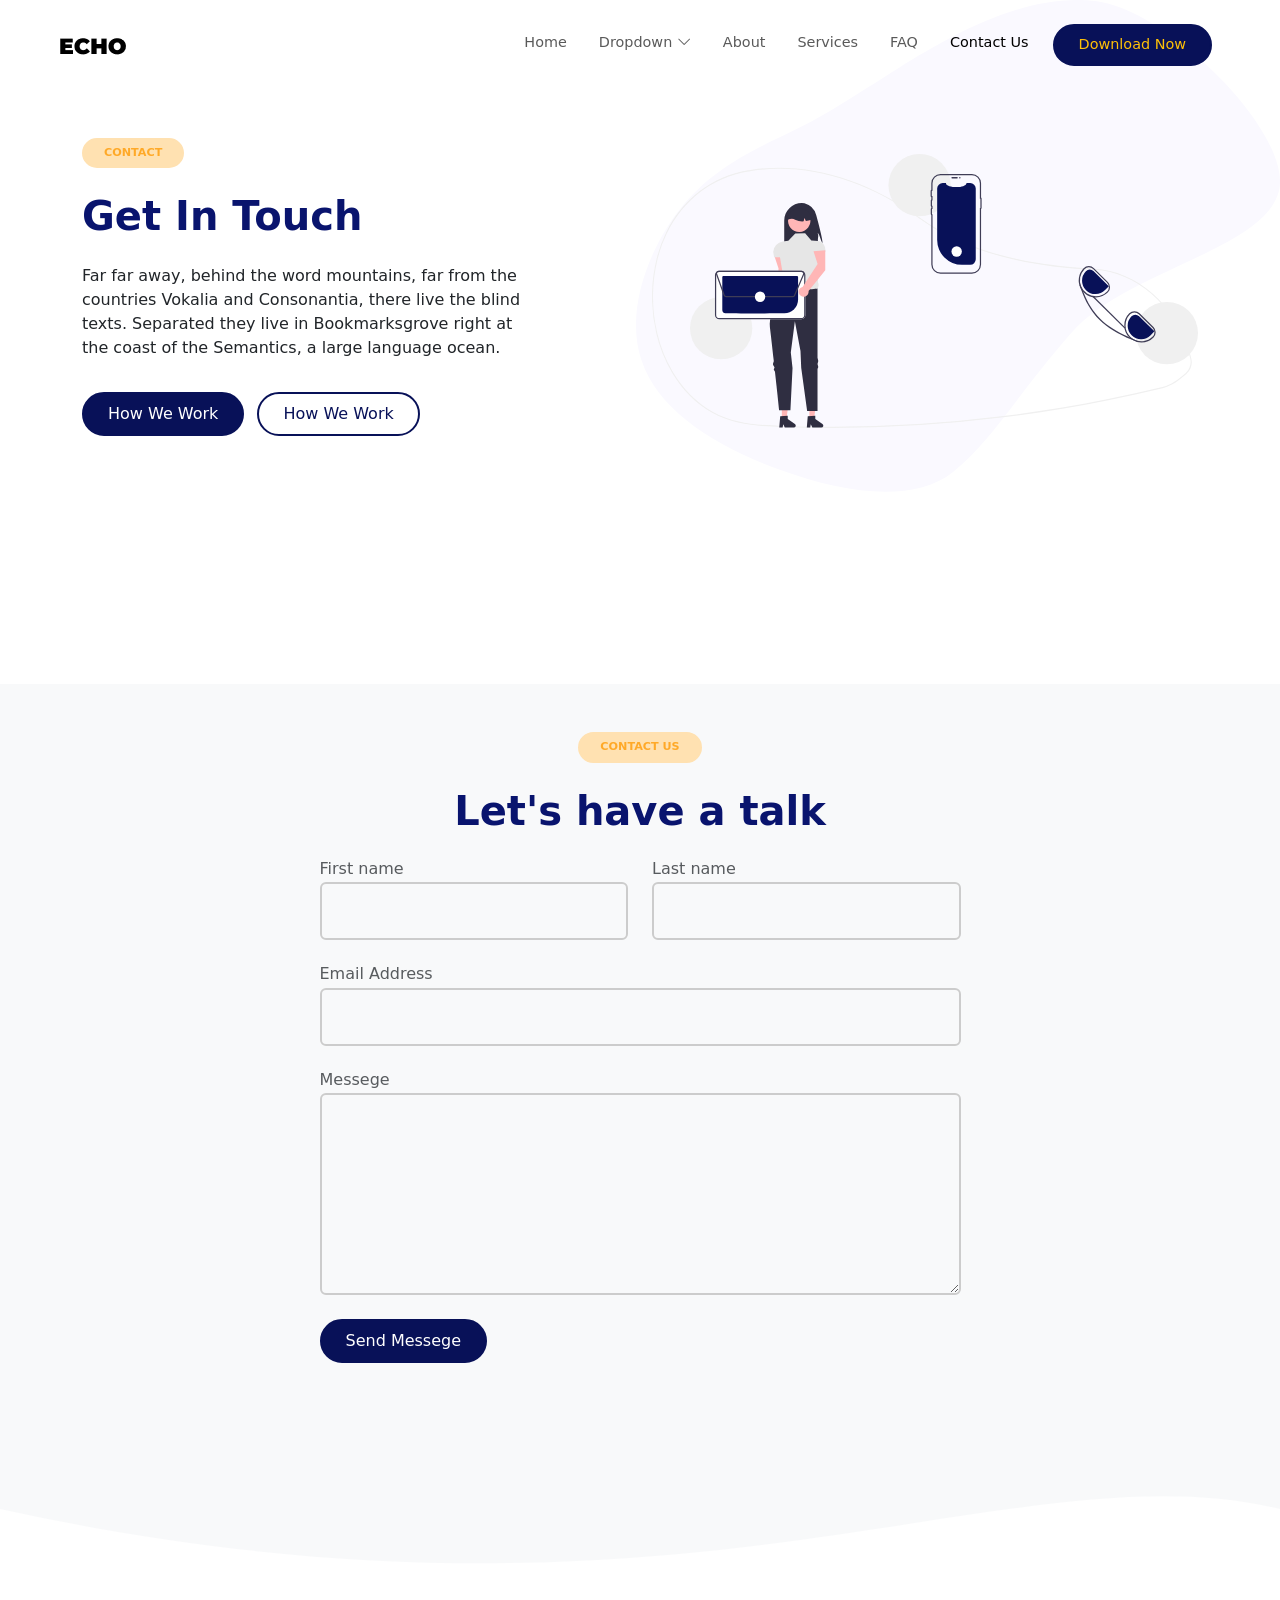
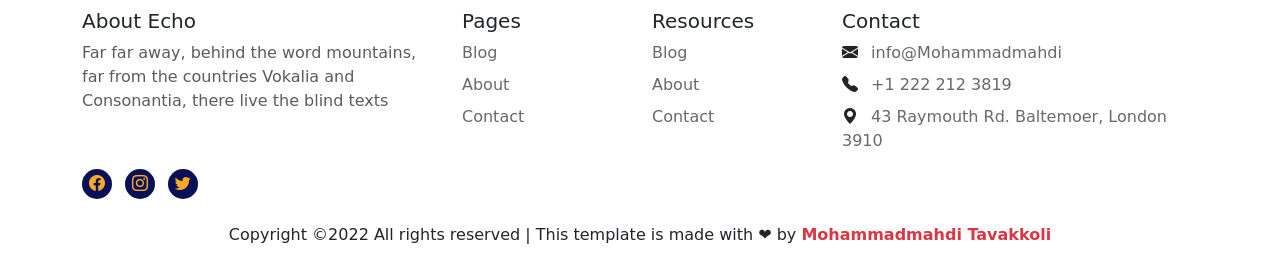
<file: html/contact.html>
<!DOCTYPE html>
<html lang="en">

<head>
    <meta charset="UTF-8">
    <meta http-equiv="X-UA-Compatible" content="IE=edge">
    <meta name="viewport" content="width=device-width, initial-scale=1.0">
    <!-- Bootstrap , Bootstrap Icon -->
    <link href="https://cdn.jsdelivr.net/npm/bootstrap@5.1.3/dist/css/bootstrap.min.css" rel="stylesheet" integrity="sha384-1BmE4kWBq78iYhFldvKuhfTAU6auU8tT94WrHftjDbrCEXSU1oBoqyl2QvZ6jIW3" crossorigin="anonymous">
    <link rel="stylesheet" href="https://cdn.jsdelivr.net/npm/bootstrap-icons@1.8.1/font/bootstrap-icons.css">

    <!-- Owl.carousel -->
    <link rel="stylesheet" href="../css/owl.carousel.min.css">

    <!-- Style.css -->
    <link rel="stylesheet" href="../css/main.min.css">
    <title>Project | Contact Us</title>
</head>

<body>
    <!-- Header of Project -->
    <header>
        <!-- Navbar of Project -->
        <nav class="navbar navbar-expand-md navbar-light bg-transparent p-3 py-lg-4 px-lg-5">
            <div class="container-fluid">
                <a class="navbar-brand" href="#">
                    <img src="../img/navbar-img/logo.png" class="img-fluid" alt="">
                </a>
                <button class="navbar-toggler" data-bs-toggle="offcanvas" href="#offcanvasExample" type="button">
                    <i class="bi bi-list"></i>
                </button>
                <div class="collapse navbar-collapse" id="navbarSupportedContent">
                    <ul class="navbar-nav ms-auto">
                        <!-- Items 1 -->
                        <li class="nav-item mx-2">
                            <a class="nav-link" aria-current="page" href="../index.html">Home</a>
                        </li>

                        <!-- Items 2 -->
                        <li class="nav-item mx-2 dropdown">
                            <a class="nav-link menu-btn" data-bs-toggle="dropdown" href="#">
                                Dropdown
                                <i class="bi bi-chevron-down"></i>
                            </a>
                            <ul class="dropdown-menu">
                                <li><a href="#" class="dropdown-item">Menu One</a></li>
                                <li class="dropdown">
                                    <a href="#" class="dropdown-item">Menu Two</a>
                                </li>
                                <li><a href="#" class="dropdown-item">Menu Three</a></li>
                            </ul>
                        </li>

                        <!-- Items 3 -->
                        <li class="nav-item mx-2">
                            <a class="nav-link" href="./aboutUs.html">About</a>
                        </li>

                        <!-- Items 4 -->
                        <li class="nav-item mx-2">
                            <a class="nav-link" href="./serivces.html">Services</a>
                        </li>

                        <!-- Items 5 -->
                        <li class="nav-item mx-2">
                            <a class="nav-link" href="./faq.html">FAQ</a>
                        </li>

                        <!-- Items 5 -->
                        <li class="nav-item mx-2">
                            <a class="nav-link active" href="./contact.html">Contact Us</a>
                        </li>

                        <!-- Items 6 -->
                        <li class="nav-item mx-2">
                            <a class="nav-link btn btn-main text-warning rounded-pill px-4"
                                href="./download.html">Download Now</a>
                        </li>
                    </ul>
                </div>
            </div>
        </nav>

        <!-- Main Section of header -->
        <div class="container-fluid py-5">
            <div class="container">
                <div class="row gy-4 justify-content-between align-items-center">
                    <!-- Title Section -->
                    <div class="col-sm-12 col-lg-5">
                        <div>
                            <div class="main-badge d-inline-flex">CONTACT</div>
                            <h1 class="main-color fw-bold  my-4">Get In Touch</h1>
                            <p class=" my-4">
                                Far far away, behind the word mountains, far from the countries Vokalia and Consonantia,
                                there live the blind texts. Separated they live in Bookmarksgrove right at the coast of
                                the Semantics, a large language ocean.
                            </p>
                            <a href="#" class="btn btn-main py-2 px-4 rounded-pill ms-0 m-2">How We Work</a>
                            <a href="#" class="btn btn-outline-main py-2 px-4 rounded-pill ms-0 m-2">How We Work</a>
                        </div>
                    </div>

                    <!-- Picture Section -->
                    <div class="col-sm-12 col-lg-6 d-flex justify-content-center align-items-center">
                        <img class="img-fluid" src="../img/contact-main.svg" alt="">
                    </div>
                </div>
            </div>
        </div>
    </header>

    <!-- Responsive Menu -->
    <div class="offcanvas offcanvas-start" tabindex="-1" id="offcanvasExample">
        <div class="offcanvas-header">
            <h5 class="offcanvas-title" id="offcanvasExampleLabel">Menu</h5>
            <button type="button" class="btn-close text-reset" data-bs-dismiss="offcanvas"></button>
        </div>
        <div class="offcanvas-body">
            <ul class="navbar-nav ms-auto">
                <!-- Items 1 -->
                <li class="nav-item my-2 mx-2">
                    <a class="nav-link text-dark" aria-current="page" href="../index.html">Home</a>
                </li>

                <!-- Items 2 -->
                <li class="nav-item my-2 mx-2">
                    <a class="nav-link text-dark menu-btn" data-bs-toggle="collapse" href="#collapseExample">
                        Dropdown
                        <i class="bi bi-chevron-down"></i>
                    </a>

                    <div class="collapse" id="collapseExample">
                        <ul class="list-unstyled border-start border-warning border-3 ps-3">
                            <li>
                                <a href="#" class="text-dark text-decoration-none">
                                    Menu One
                                </a>
                            </li>
                            <li class="dropdown">
                                <a href="#" class="text-dark text-decoration-none">
                                    Menu Two
                                </a>
                            </li>
                            <li>
                                <a href="#" class="text-dark text-decoration-none">
                                    Menu Three
                                </a>
                            </li>
                        </ul>
                    </div>
                </li>

                <!-- Items 3 -->
                <li class="nav-item my-2 mx-2">
                    <a class="nav-link text-dark active" href="./aboutUs.html">About</a>
                </li>

                <!-- Items 4 -->
                <li class="nav-item my-2 mx-2">
                    <a class="nav-link text-dark" href="./serivces.html">Services</a>
                </li>

                <!-- Items 5 -->
                <li class="nav-item my-2 mx-2">
                    <a class="nav-link text-dark" href="./faq.html">FAQ</a>
                </li>

                <!-- Items 5 -->
                <li class="nav-item my-2 mx-2">
                    <a class="nav-link text-dark" href="./contact.html">Contact Us</a>
                </li>

                <!-- Items 6 -->
                <li class="nav-item my-2 mx-2">
                    <a class="nav-link btn btn-main text-warning rounded-pill px-4" href="./download.html">Download
                        Now</a>
                </li>
            </ul>
        </div>
        <div class="offcanvas-footer">
            <svg width="100%" height="100%" id="svg" viewBox="0 0 1440 600" xmlns="http://www.w3.org/2000/svg"
                class="transition duration-300 ease-in-out delay-150">
                <style>
                    .path-0 {
                        animation: pathAnim-0 4s;
                        animation-timing-function: linear;
                        animation-iteration-count: infinite;
                    }

                    @keyframes pathAnim-0 {
                        0% {
                            d: path("M 0,600 C 0,600 0,200 0,200 C 107.51196172248802,217.82775119617224 215.02392344497605,235.6555023923445 314,245 C 412.97607655502395,254.3444976076555 503.4162679425838,255.20574162679426 604,248 C 704.5837320574162,240.79425837320574 815.311004784689,225.52153110047846 895,202 C 974.688995215311,178.47846889952154 1023.3397129186603,146.70813397129186 1109,145 C 1194.6602870813397,143.29186602870814 1317.3301435406697,171.64593301435406 1440,200 C 1440,200 1440,600 1440,600 Z");
                        }

                        25% {
                            d: path("M 0,600 C 0,600 0,200 0,200 C 101.92344497607655,187.05263157894737 203.8468899521531,174.10526315789474 290,168 C 376.1531100478469,161.89473684210526 446.53588516746413,162.6315789473684 547,172 C 647.4641148325359,181.3684210526316 778.0095693779906,199.36842105263162 885,207 C 991.9904306220094,214.63157894736838 1075.4258373205741,211.89473684210526 1164,209 C 1252.5741626794259,206.10526315789474 1346.287081339713,203.05263157894737 1440,200 C 1440,200 1440,600 1440,600 Z");
                        }

                        50% {
                            d: path("M 0,600 C 0,600 0,200 0,200 C 74.6602870813397,207.1866028708134 149.3205741626794,214.3732057416268 244,213 C 338.6794258373206,211.6267942583732 453.37799043062205,201.69377990430624 562,201 C 670.622009569378,200.30622009569376 773.1674641148325,208.8516746411483 869,224 C 964.8325358851675,239.1483253588517 1053.952153110048,260.8995215311005 1148,258 C 1242.047846889952,255.1004784688995 1341.023923444976,227.55023923444975 1440,200 C 1440,200 1440,600 1440,600 Z");
                        }

                        75% {
                            d: path("M 0,600 C 0,600 0,200 0,200 C 80.61244019138758,165.21531100478467 161.22488038277515,130.43062200956936 270,148 C 378.77511961722485,165.56937799043064 515.7129186602871,235.49282296650716 615,265 C 714.2870813397129,294.50717703349284 775.9234449760766,283.5980861244019 853,263 C 930.0765550239234,242.4019138755981 1022.5933014354068,212.11483253588517 1123,200 C 1223.4066985645932,187.88516746411483 1331.7033492822966,193.94258373205741 1440,200 C 1440,200 1440,600 1440,600 Z");
                        }

                        100% {
                            d: path("M 0,600 C 0,600 0,200 0,200 C 107.51196172248802,217.82775119617224 215.02392344497605,235.6555023923445 314,245 C 412.97607655502395,254.3444976076555 503.4162679425838,255.20574162679426 604,248 C 704.5837320574162,240.79425837320574 815.311004784689,225.52153110047846 895,202 C 974.688995215311,178.47846889952154 1023.3397129186603,146.70813397129186 1109,145 C 1194.6602870813397,143.29186602870814 1317.3301435406697,171.64593301435406 1440,200 C 1440,200 1440,600 1440,600 Z");
                        }
                    }
                </style>
                <defs>
                    <linearGradient id="gradient" x1="0%" y1="50%" x2="100%" y2="50%">
                        <stop offset="5%" stop-color="#09146e88"></stop>
                        <stop offset="95%" stop-color="#ffa92888"></stop>
                    </linearGradient>
                </defs>
                <path
                    d="M 0,600 C 0,600 0,200 0,200 C 107.51196172248802,217.82775119617224 215.02392344497605,235.6555023923445 314,245 C 412.97607655502395,254.3444976076555 503.4162679425838,255.20574162679426 604,248 C 704.5837320574162,240.79425837320574 815.311004784689,225.52153110047846 895,202 C 974.688995215311,178.47846889952154 1023.3397129186603,146.70813397129186 1109,145 C 1194.6602870813397,143.29186602870814 1317.3301435406697,171.64593301435406 1440,200 C 1440,200 1440,600 1440,600 Z"
                    stroke="none" stroke-width="0" fill="url(#gradient)"
                    class="transition-all duration-300 ease-in-out delay-150 path-0"></path>
                <style>
                    .path-1 {
                        animation: pathAnim-1 4s;
                        animation-timing-function: linear;
                        animation-iteration-count: infinite;
                    }

                    @keyframes pathAnim-1 {
                        0% {
                            d: path("M 0,600 C 0,600 0,400 0,400 C 93.08133971291863,364.6507177033493 186.16267942583727,329.30143540669854 293,327 C 399.83732057416273,324.69856459330146 520.4306220095694,355.44497607655506 603,374 C 685.5693779904306,392.55502392344494 730.1148325358852,398.9186602870813 818,396 C 905.8851674641148,393.0813397129187 1037.11004784689,380.88038277511964 1148,380 C 1258.88995215311,379.11961722488036 1349.4449760765551,389.5598086124402 1440,400 C 1440,400 1440,600 1440,600 Z");
                        }

                        25% {
                            d: path("M 0,600 C 0,600 0,400 0,400 C 113.25358851674642,362.9952153110048 226.50717703349284,325.99043062200957 328,326 C 429.49282296650716,326.00956937799043 519.224880382775,363.0334928229665 611,388 C 702.775119617225,412.9665071770335 796.5933014354068,425.87559808612446 874,429 C 951.4066985645932,432.12440191387554 1012.401913875598,425.46411483253587 1104,419 C 1195.598086124402,412.53588516746413 1317.799043062201,406.26794258373207 1440,400 C 1440,400 1440,600 1440,600 Z");
                        }

                        50% {
                            d: path("M 0,600 C 0,600 0,400 0,400 C 100.58373205741626,414.96650717703346 201.1674641148325,429.933014354067 285,430 C 368.8325358851675,430.066985645933 435.9138755980862,415.2344497607655 524,401 C 612.0861244019138,386.7655502392345 721.1770334928229,373.12918660287085 818,386 C 914.8229665071771,398.87081339712915 999.377990430622,438.2488038277512 1101,445 C 1202.622009569378,451.7511961722488 1321.311004784689,425.8755980861244 1440,400 C 1440,400 1440,600 1440,600 Z");
                        }

                        75% {
                            d: path("M 0,600 C 0,600 0,400 0,400 C 96.94736842105263,425.03349282296654 193.89473684210526,450.066985645933 302,434 C 410.10526315789474,417.933014354067 529.3684210526316,360.7655502392345 622,341 C 714.6315789473684,321.2344497607655 780.6315789473684,338.87081339712915 855,371 C 929.3684210526316,403.12918660287085 1012.1052631578948,449.75119617224885 1111,457 C 1209.8947368421052,464.24880382775115 1324.9473684210525,432.12440191387554 1440,400 C 1440,400 1440,600 1440,600 Z");
                        }

                        100% {
                            d: path("M 0,600 C 0,600 0,400 0,400 C 93.08133971291863,364.6507177033493 186.16267942583727,329.30143540669854 293,327 C 399.83732057416273,324.69856459330146 520.4306220095694,355.44497607655506 603,374 C 685.5693779904306,392.55502392344494 730.1148325358852,398.9186602870813 818,396 C 905.8851674641148,393.0813397129187 1037.11004784689,380.88038277511964 1148,380 C 1258.88995215311,379.11961722488036 1349.4449760765551,389.5598086124402 1440,400 C 1440,400 1440,600 1440,600 Z");
                        }
                    }
                </style>
                <defs>
                    <linearGradient id="gradient" x1="0%" y1="50%" x2="100%" y2="50%">
                        <stop offset="5%" stop-color="#09146eff"></stop>
                        <stop offset="95%" stop-color="#ffa928ff"></stop>
                    </linearGradient>
                </defs>
                <path
                    d="M 0,600 C 0,600 0,400 0,400 C 93.08133971291863,364.6507177033493 186.16267942583727,329.30143540669854 293,327 C 399.83732057416273,324.69856459330146 520.4306220095694,355.44497607655506 603,374 C 685.5693779904306,392.55502392344494 730.1148325358852,398.9186602870813 818,396 C 905.8851674641148,393.0813397129187 1037.11004784689,380.88038277511964 1148,380 C 1258.88995215311,379.11961722488036 1349.4449760765551,389.5598086124402 1440,400 C 1440,400 1440,600 1440,600 Z"
                    stroke="none" stroke-width="0" fill="url(#gradient)"
                    class="transition-all duration-300 ease-in-out delay-150 path-1"></path>
            </svg>
        </div>
    </div>

    <!-- BR Section XD -->
    <section>
        <br><br><br><br><br><br><br><br>
    </section>

    <!-- Contact us -->
    <section>
        <div class="container-fluid bg-light py-5">
            <div class="container">
                <!-- Title -->
                <div class="row justify-content-center">
                    <div class="col-lg-7 col-sm-12 text-center">
                        <div class="main-badge d-inline-flex">CONTACT US</div>
                        <h1 class="main-color fw-bold  my-4">Let's have a talk</h1>
                    </div>
                </div>

                <!-- Form -->
                <div class="row justify-content-center">
                    <div class="col-lg-7 col-sm-12">
                        <form action="#" class="row gy-4">
                            <div class="col-lg-6 col-sm-12">
                                <h6 class="mb-1 text-muted">First name</h6>
                                <input type="text" class="m-input form-control">
                            </div>
                            <div class="col-lg-6 col-sm-12">
                                <h6 class="mb-1 text-muted">Last name</h6>
                                <input type="text" class="m-input form-control">
                            </div>
                            <div class="col-sm-12">
                                <h6 class="mb-1 text-muted">Email Address</h6>
                                <input type="text" class="m-input form-control">
                            </div>
                            <div class="col-sm-12">
                                <h6 class="mb-1 text-muted">Messege</h6>
                                <textarea class="form-control m-input" cols="30" rows="7"></textarea>
                            </div>
                            <div class="col-lg-5 col-sm-12">
                                <input type="submit" class="btn btn-main py-2 px-4 rounded-pill" value="Send Messege">
                            </div>
                        </form>
                    </div>
                </div>
            </div>
        </div>
    </section>

    <!-- Footer -->
    <footer>
        <div class="container-fluid bg-light p-0 pt-5">
            <div style="height: 150px; overflow: hidden;"><svg viewBox="0 0 500 150" preserveAspectRatio="none"
                    style="height: 100%; width: 100%;">
                    <path d="M0.00,49.98 C266.64,199.84 394.19,-15.27 500.00,49.98 L500.00,150.00 L0.00,150.00 Z"
                        style="stroke: none; fill: #fff;"></path>
                </svg></div>
            <div class="container-fluid bg-white pb-1">
                <div class="container">
                    <div class="row">
                        <!-- About Echo -->
                        <div class="col-lg-4 col-sm-12 col-md-6">
                            <h5>About Echo</h5>
                            <p class="text-muted">
                                Far far away, behind the word mountains, far from the countries Vokalia and Consonantia,
                                there live the blind texts
                            </p>
                        </div>

                        <!-- Pages -->
                        <div class="col-lg-2 col-sm-12 col-md-6">
                            <h5>Pages</h5>
                            <ul class="list-unstyled">
                                <li class="my-2"><a href="#" class="footer-link">Blog</a></li>
                                <li class="my-2"><a href="#" class="footer-link">About</a></li>
                                <li class="my-2"><a href="#" class="footer-link">Contact</a></li>
                            </ul>
                        </div>

                        <!-- Resources -->
                        <div class="col-lg-2 col-sm-12 col-md-6">
                            <h5>Resources</h5>
                            <ul class="list-unstyled">
                                <li class="my-2"><a href="#" class="footer-link">Blog</a></li>
                                <li class="my-2"><a href="#" class="footer-link">About</a></li>
                                <li class="my-2"><a href="#" class="footer-link">Contact</a></li>
                            </ul>
                        </div>

                        <!-- Contact -->
                        <div class="col-lg-4 col-sm-12 col-md-6">
                            <h5>Contact</h5>
                            <ul class="list-unstyled">
                                <li class="my-2">
                                    <i class="bi bi-envelope-fill"></i>
                                    <a href="#" class="ms-2 footer-link">info@Mohammadmahdi</a>
                                </li>
                                <li class="my-2">
                                    <i class="bi bi-telephone-fill"></i>
                                    <a href="#" class="ms-2 footer-link">+1 222 212 3819</a>
                                </li>
                                <li class="my-2">
                                    <i class="bi bi-geo-alt-fill"></i>
                                    <a href="#" class="ms-2 footer-link">43 Raymouth Rd. Baltemoer, London 3910</a>
                                </li>
                            </ul>
                        </div>
                    </div>
                    <span class="social-media">
                        <a href="#">
                            <i class="bi bi-facebook"></i>
                        </a>
                    </span>
                    <span class="social-media ms-2">
                        <a href="#">
                            <i class="bi bi-instagram"></i>
                        </a>
                    </span>
                    <span class="social-media ms-2">
                        <a href="#">
                            <i class="bi bi-twitter"></i>
                        </a>
                    </span>
                </div>
                <div class="container pt-4 text-center">
                    <p>
                        Copyright ©2022 All rights reserved | This template is made with ❤ by <span
                            class="fw-bolder text-danger">Mohammadmahdi Tavakkoli</span>
                    </p>
                </div>
            </div>
        </div>
    </footer>
</body>
<!-- Bootstrap.min.js -->
<script src="https://cdn.jsdelivr.net/npm/bootstrap@5.1.3/dist/js/bootstrap.bundle.min.js" integrity="sha384-ka7Sk0Gln4gmtz2MlQnikT1wXgYsOg+OMhuP+IlRH9sENBO0LRn5q+8nbTov4+1p" crossorigin="anonymous"></script>

<!-- jQuery.js -->
<script
  src="https://code.jquery.com/jquery-3.6.0.min.js"
  integrity="sha256-/xUj+3OJU5yExlq6GSYGSHk7tPXikynS7ogEvDej/m4="
  crossorigin="anonymous">
</script>

<!-- Owl.Carousel -->
<script src="../js/owl.carousel.min.js"></script>

<!-- Script.js -->
<script src="../js/script.js"></script>

</html>
</file>
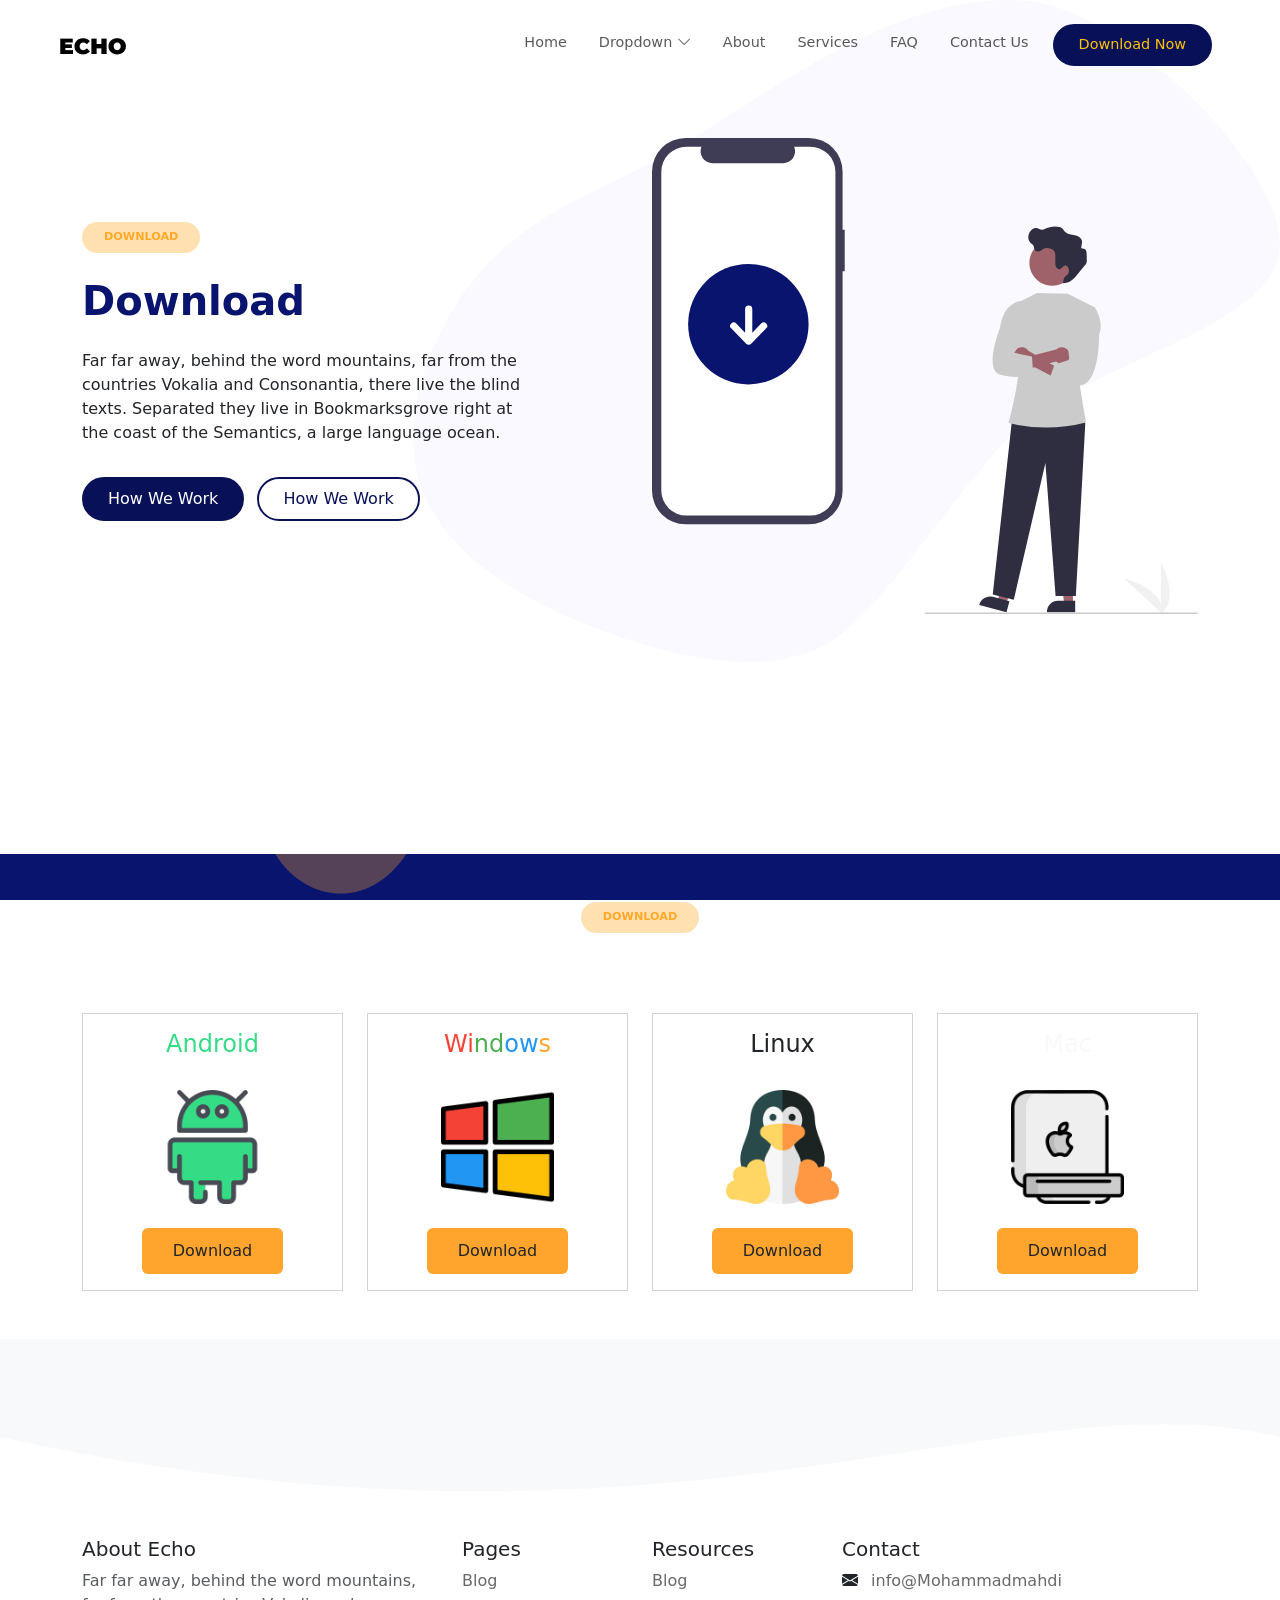
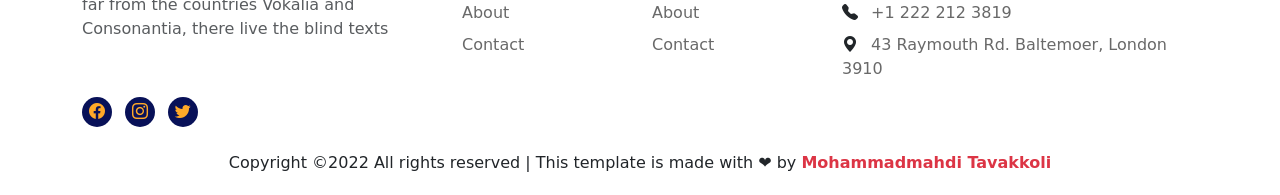
<file: html/download.html>
<!DOCTYPE html>
<html lang="en">

<head>
    <meta charset="UTF-8">
    <meta http-equiv="X-UA-Compatible" content="IE=edge">
    <meta name="viewport" content="width=device-width, initial-scale=1.0">
    <!-- Bootstrap , Bootstrap Icon -->
    <link href="https://cdn.jsdelivr.net/npm/bootstrap@5.1.3/dist/css/bootstrap.min.css" rel="stylesheet" integrity="sha384-1BmE4kWBq78iYhFldvKuhfTAU6auU8tT94WrHftjDbrCEXSU1oBoqyl2QvZ6jIW3" crossorigin="anonymous">
    <link rel="stylesheet" href="https://cdn.jsdelivr.net/npm/bootstrap-icons@1.8.1/font/bootstrap-icons.css">

    <!-- Owl.carousel -->
    <link rel="stylesheet" href="../css/owl.carousel.min.css">

    <!-- Style.css -->
    <link rel="stylesheet" href="../css/main.min.css">
    <title>Project | Download</title>
</head>

<body>
    <!-- Header of Project -->
    <header>
        <!-- Navbar of Project -->
        <nav class="navbar navbar-expand-md navbar-light bg-transparent p-3 py-lg-4 px-lg-5">
            <div class="container-fluid">
                <a class="navbar-brand" href="#">
                    <img src="../img/navbar-img/logo.png" class="img-fluid" alt="">
                </a>
                <button class="navbar-toggler" data-bs-toggle="offcanvas" href="#offcanvasExample" type="button">
                    <i class="bi bi-list"></i>
                </button>
                <div class="collapse navbar-collapse" id="navbarSupportedContent">
                    <ul class="navbar-nav ms-auto">
                        <!-- Items 1 -->
                        <li class="nav-item mx-2">
                            <a class="nav-link" aria-current="page" href="../index.html">Home</a>
                        </li>

                        <!-- Items 2 -->
                        <li class="nav-item mx-2 dropdown">
                            <a class="nav-link menu-btn" data-bs-toggle="dropdown" href="#">
                                Dropdown
                                <i class="bi bi-chevron-down"></i>
                            </a>
                            <ul class="dropdown-menu">
                                <li><a href="#" class="dropdown-item">Menu One</a></li>
                                <li class="dropdown">
                                    <a href="#" class="dropdown-item">Menu Two</a>
                                </li>
                                <li><a href="#" class="dropdown-item">Menu Three</a></li>
                            </ul>
                        </li>

                        <!-- Items 3 -->
                        <li class="nav-item mx-2">
                            <a class="nav-link" href="./aboutUs.html">About</a>
                        </li>

                        <!-- Items 4 -->
                        <li class="nav-item mx-2">
                            <a class="nav-link" href="./serivces.html">Services</a>
                        </li>

                        <!-- Items 5 -->
                        <li class="nav-item mx-2">
                            <a class="nav-link" href="./faq.html">FAQ</a>
                        </li>

                        <!-- Items 5 -->
                        <li class="nav-item mx-2">
                            <a class="nav-link" href="./contact.html">Contact Us</a>
                        </li>

                        <!-- Items 6 -->
                        <li class="nav-item mx-2">
                            <a class="nav-link btn btn-main text-warning rounded-pill px-4"
                                href="./download.html">Download Now</a>
                        </li>
                    </ul>
                </div>
            </div>
        </nav>

        <!-- Main Section of header -->
        <div class="container-fluid py-5">
            <div class="container">
                <div class="row gy-4 justify-content-between align-items-center">
                    <!-- Title Section -->
                    <div class="col-sm-12 col-lg-5">
                        <div>
                            <div class="main-badge d-inline-flex">DOWNLOAD</div>
                            <h1 class="main-color fw-bold  my-4">Download</h1>
                            <p class=" my-4">
                                Far far away, behind the word mountains, far from the countries Vokalia and Consonantia,
                                there live the blind texts. Separated they live in Bookmarksgrove right at the coast of
                                the Semantics, a large language ocean.
                            </p>
                            <a href="#" class="btn btn-main py-2 px-4 rounded-pill ms-0 m-2">How We Work</a>
                            <a href="#" class="btn btn-outline-main py-2 px-4 rounded-pill ms-0 m-2">How We Work</a>
                        </div>
                    </div>

                    <!-- Picture Section -->
                    <div class="col-sm-12 col-lg-6 d-flex justify-content-center align-items-center">
                        <img class="img-fluid" src="../img/download-main.svg" alt="">
                    </div>
                </div>
            </div>
        </div>
    </header>

    <!-- Responsive Menu -->
    <div class="offcanvas offcanvas-start" tabindex="-1" id="offcanvasExample">
        <div class="offcanvas-header">
            <h5 class="offcanvas-title" id="offcanvasExampleLabel">Menu</h5>
            <button type="button" class="btn-close text-reset" data-bs-dismiss="offcanvas"></button>
        </div>
        <div class="offcanvas-body">
            <ul class="navbar-nav ms-auto">
                <!-- Items 1 -->
                <li class="nav-item my-2 mx-2">
                    <a class="nav-link text-dark" aria-current="page" href="../index.html">Home</a>
                </li>

                <!-- Items 2 -->
                <li class="nav-item my-2 mx-2">
                    <a class="nav-link text-dark menu-btn" data-bs-toggle="collapse" href="#collapseExample">
                        Dropdown
                        <i class="bi bi-chevron-down"></i>
                    </a>

                    <div class="collapse" id="collapseExample">
                        <ul class="list-unstyled border-start border-warning border-3 ps-3">
                            <li>
                                <a href="#" class="text-dark text-decoration-none">
                                    Menu One
                                </a>
                            </li>
                            <li class="dropdown">
                                <a href="#" class="text-dark text-decoration-none">
                                    Menu Two
                                </a>
                            </li>
                            <li>
                                <a href="#" class="text-dark text-decoration-none">
                                    Menu Three
                                </a>
                            </li>
                        </ul>
                    </div>
                </li>

                <!-- Items 3 -->
                <li class="nav-item my-2 mx-2">
                    <a class="nav-link text-dark active" href="./aboutUs.html">About</a>
                </li>

                <!-- Items 4 -->
                <li class="nav-item my-2 mx-2">
                    <a class="nav-link text-dark" href="./serivces.html">Services</a>
                </li>

                <!-- Items 5 -->
                <li class="nav-item my-2 mx-2">
                    <a class="nav-link text-dark" href="./faq.html">FAQ</a>
                </li>

                <!-- Items 5 -->
                <li class="nav-item my-2 mx-2">
                    <a class="nav-link text-dark" href="./contact.html">Contact Us</a>
                </li>

                <!-- Items 6 -->
                <li class="nav-item my-2 mx-2">
                    <a class="nav-link btn btn-main text-warning rounded-pill px-4" href="./download.html">Download
                        Now</a>
                </li>
            </ul>
        </div>
        <div class="offcanvas-footer">
            <svg width="100%" height="100%" id="svg" viewBox="0 0 1440 600" xmlns="http://www.w3.org/2000/svg"
                class="transition duration-300 ease-in-out delay-150">
                <style>
                    .path-0 {
                        animation: pathAnim-0 4s;
                        animation-timing-function: linear;
                        animation-iteration-count: infinite;
                    }

                    @keyframes pathAnim-0 {
                        0% {
                            d: path("M 0,600 C 0,600 0,200 0,200 C 107.51196172248802,217.82775119617224 215.02392344497605,235.6555023923445 314,245 C 412.97607655502395,254.3444976076555 503.4162679425838,255.20574162679426 604,248 C 704.5837320574162,240.79425837320574 815.311004784689,225.52153110047846 895,202 C 974.688995215311,178.47846889952154 1023.3397129186603,146.70813397129186 1109,145 C 1194.6602870813397,143.29186602870814 1317.3301435406697,171.64593301435406 1440,200 C 1440,200 1440,600 1440,600 Z");
                        }

                        25% {
                            d: path("M 0,600 C 0,600 0,200 0,200 C 101.92344497607655,187.05263157894737 203.8468899521531,174.10526315789474 290,168 C 376.1531100478469,161.89473684210526 446.53588516746413,162.6315789473684 547,172 C 647.4641148325359,181.3684210526316 778.0095693779906,199.36842105263162 885,207 C 991.9904306220094,214.63157894736838 1075.4258373205741,211.89473684210526 1164,209 C 1252.5741626794259,206.10526315789474 1346.287081339713,203.05263157894737 1440,200 C 1440,200 1440,600 1440,600 Z");
                        }

                        50% {
                            d: path("M 0,600 C 0,600 0,200 0,200 C 74.6602870813397,207.1866028708134 149.3205741626794,214.3732057416268 244,213 C 338.6794258373206,211.6267942583732 453.37799043062205,201.69377990430624 562,201 C 670.622009569378,200.30622009569376 773.1674641148325,208.8516746411483 869,224 C 964.8325358851675,239.1483253588517 1053.952153110048,260.8995215311005 1148,258 C 1242.047846889952,255.1004784688995 1341.023923444976,227.55023923444975 1440,200 C 1440,200 1440,600 1440,600 Z");
                        }

                        75% {
                            d: path("M 0,600 C 0,600 0,200 0,200 C 80.61244019138758,165.21531100478467 161.22488038277515,130.43062200956936 270,148 C 378.77511961722485,165.56937799043064 515.7129186602871,235.49282296650716 615,265 C 714.2870813397129,294.50717703349284 775.9234449760766,283.5980861244019 853,263 C 930.0765550239234,242.4019138755981 1022.5933014354068,212.11483253588517 1123,200 C 1223.4066985645932,187.88516746411483 1331.7033492822966,193.94258373205741 1440,200 C 1440,200 1440,600 1440,600 Z");
                        }

                        100% {
                            d: path("M 0,600 C 0,600 0,200 0,200 C 107.51196172248802,217.82775119617224 215.02392344497605,235.6555023923445 314,245 C 412.97607655502395,254.3444976076555 503.4162679425838,255.20574162679426 604,248 C 704.5837320574162,240.79425837320574 815.311004784689,225.52153110047846 895,202 C 974.688995215311,178.47846889952154 1023.3397129186603,146.70813397129186 1109,145 C 1194.6602870813397,143.29186602870814 1317.3301435406697,171.64593301435406 1440,200 C 1440,200 1440,600 1440,600 Z");
                        }
                    }
                </style>
                <defs>
                    <linearGradient id="gradient" x1="0%" y1="50%" x2="100%" y2="50%">
                        <stop offset="5%" stop-color="#09146e88"></stop>
                        <stop offset="95%" stop-color="#ffa92888"></stop>
                    </linearGradient>
                </defs>
                <path
                    d="M 0,600 C 0,600 0,200 0,200 C 107.51196172248802,217.82775119617224 215.02392344497605,235.6555023923445 314,245 C 412.97607655502395,254.3444976076555 503.4162679425838,255.20574162679426 604,248 C 704.5837320574162,240.79425837320574 815.311004784689,225.52153110047846 895,202 C 974.688995215311,178.47846889952154 1023.3397129186603,146.70813397129186 1109,145 C 1194.6602870813397,143.29186602870814 1317.3301435406697,171.64593301435406 1440,200 C 1440,200 1440,600 1440,600 Z"
                    stroke="none" stroke-width="0" fill="url(#gradient)"
                    class="transition-all duration-300 ease-in-out delay-150 path-0"></path>
                <style>
                    .path-1 {
                        animation: pathAnim-1 4s;
                        animation-timing-function: linear;
                        animation-iteration-count: infinite;
                    }

                    @keyframes pathAnim-1 {
                        0% {
                            d: path("M 0,600 C 0,600 0,400 0,400 C 93.08133971291863,364.6507177033493 186.16267942583727,329.30143540669854 293,327 C 399.83732057416273,324.69856459330146 520.4306220095694,355.44497607655506 603,374 C 685.5693779904306,392.55502392344494 730.1148325358852,398.9186602870813 818,396 C 905.8851674641148,393.0813397129187 1037.11004784689,380.88038277511964 1148,380 C 1258.88995215311,379.11961722488036 1349.4449760765551,389.5598086124402 1440,400 C 1440,400 1440,600 1440,600 Z");
                        }

                        25% {
                            d: path("M 0,600 C 0,600 0,400 0,400 C 113.25358851674642,362.9952153110048 226.50717703349284,325.99043062200957 328,326 C 429.49282296650716,326.00956937799043 519.224880382775,363.0334928229665 611,388 C 702.775119617225,412.9665071770335 796.5933014354068,425.87559808612446 874,429 C 951.4066985645932,432.12440191387554 1012.401913875598,425.46411483253587 1104,419 C 1195.598086124402,412.53588516746413 1317.799043062201,406.26794258373207 1440,400 C 1440,400 1440,600 1440,600 Z");
                        }

                        50% {
                            d: path("M 0,600 C 0,600 0,400 0,400 C 100.58373205741626,414.96650717703346 201.1674641148325,429.933014354067 285,430 C 368.8325358851675,430.066985645933 435.9138755980862,415.2344497607655 524,401 C 612.0861244019138,386.7655502392345 721.1770334928229,373.12918660287085 818,386 C 914.8229665071771,398.87081339712915 999.377990430622,438.2488038277512 1101,445 C 1202.622009569378,451.7511961722488 1321.311004784689,425.8755980861244 1440,400 C 1440,400 1440,600 1440,600 Z");
                        }

                        75% {
                            d: path("M 0,600 C 0,600 0,400 0,400 C 96.94736842105263,425.03349282296654 193.89473684210526,450.066985645933 302,434 C 410.10526315789474,417.933014354067 529.3684210526316,360.7655502392345 622,341 C 714.6315789473684,321.2344497607655 780.6315789473684,338.87081339712915 855,371 C 929.3684210526316,403.12918660287085 1012.1052631578948,449.75119617224885 1111,457 C 1209.8947368421052,464.24880382775115 1324.9473684210525,432.12440191387554 1440,400 C 1440,400 1440,600 1440,600 Z");
                        }

                        100% {
                            d: path("M 0,600 C 0,600 0,400 0,400 C 93.08133971291863,364.6507177033493 186.16267942583727,329.30143540669854 293,327 C 399.83732057416273,324.69856459330146 520.4306220095694,355.44497607655506 603,374 C 685.5693779904306,392.55502392344494 730.1148325358852,398.9186602870813 818,396 C 905.8851674641148,393.0813397129187 1037.11004784689,380.88038277511964 1148,380 C 1258.88995215311,379.11961722488036 1349.4449760765551,389.5598086124402 1440,400 C 1440,400 1440,600 1440,600 Z");
                        }
                    }
                </style>
                <defs>
                    <linearGradient id="gradient" x1="0%" y1="50%" x2="100%" y2="50%">
                        <stop offset="5%" stop-color="#09146eff"></stop>
                        <stop offset="95%" stop-color="#ffa928ff"></stop>
                    </linearGradient>
                </defs>
                <path
                    d="M 0,600 C 0,600 0,400 0,400 C 93.08133971291863,364.6507177033493 186.16267942583727,329.30143540669854 293,327 C 399.83732057416273,324.69856459330146 520.4306220095694,355.44497607655506 603,374 C 685.5693779904306,392.55502392344494 730.1148325358852,398.9186602870813 818,396 C 905.8851674641148,393.0813397129187 1037.11004784689,380.88038277511964 1148,380 C 1258.88995215311,379.11961722488036 1349.4449760765551,389.5598086124402 1440,400 C 1440,400 1440,600 1440,600 Z"
                    stroke="none" stroke-width="0" fill="url(#gradient)"
                    class="transition-all duration-300 ease-in-out delay-150 path-1"></path>
            </svg>
        </div>
    </div>

    <!-- BR Section XD -->
    <section>
        <br><br><br><br><br><br><br><br>
    </section>

    <!-- Main Section -->
    <section>
        <div class="container-fluid bg-main-down py-5">
            <div class="container">
                <!-- Title Section -->
                <div class="row justify-content-center">
                    <div class="col-md-10 col-sm-12 text-center">
                        <div class="main-badge d-inline-flex">DOWNLOAD</div>
                        <h1 class="main-color fw-bold my-3 text-white">Download</h1>
                    </div>
                </div>

                <!-- Card Section -->
                <div class="row justify-content-center gy-4">
                    <!-- Item 1 - android -->
                    <div class="col-lg-3 col-md-6 col-sm-12">
                        <div class="card rounded-0 bg-glass">
                            <div class="card-body text-center">
                                <h4 style="color: #35dc86;">Android</h4>
                                <img width="50%" src="../img/download-img/android.png" class="img-fluid my-4 mx-5">
                                <a href="#" class="btn btn-download">Download</a>
                            </div>
                        </div>
                    </div>
                    <!-- Item 2 - Windows -->
                    <div class="col-lg-3 col-md-6 col-sm-12">
                        <div class="card rounded-0 bg-glass">
                            <div class="card-body text-center">
                                <h4>
                                    <span style="color: #F44336;">Wi</span><span style="color: #4CAF50;">nd</span><span style="color: #2196F3;">ow</span><span style="color: #FFA42D;">s</span>
                                </h4>
                                <img width="50%" src="../img/download-img/windows.png" class="img-fluid my-4 mx-5">
                                <a href="#" class="btn btn-download">Download</a>
                            </div>
                        </div>
                    </div>
                    <!-- Item 3 - linux -->
                    <div class="col-lg-3 col-md-6 col-sm-12">
                        <div class="card rounded-0 bg-glass">
                            <div class="card-body text-center">
                                <h4 class="text-dark">Linux</h4>
                                <img width="50%" src="../img/download-img/linux.png" class="img-fluid my-4 mx-5">
                                <a href="#" class="btn btn-download">Download</a>
                            </div>
                        </div>
                    </div>
                    <!-- Item 4 - Mac -->
                    <div class="col-lg-3 col-md-6 col-sm-12">
                        <div class="card rounded-0 bg-glass">
                            <div class="card-body text-center">
                                <h4 class="text-light">Mac</h4>
                                <img width="50%" src="../img/download-img/mac-mini.png" class="img-fluid my-4 mx-5">
                                <a href="#" class="btn btn-download">Download</a>
                            </div>
                        </div>
                    </div>
                </div>
            </div>
        </div>
    </section>

    <!-- Footer -->
    <footer>
        <div class="container-fluid bg-light p-0 pt-5">
            <div style="height: 150px; overflow: hidden;"><svg viewBox="0 0 500 150" preserveAspectRatio="none"
                    style="height: 100%; width: 100%;">
                    <path d="M0.00,49.98 C266.64,199.84 394.19,-15.27 500.00,49.98 L500.00,150.00 L0.00,150.00 Z"
                        style="stroke: none; fill: #fff;"></path>
                </svg></div>
            <div class="container-fluid bg-white pb-1">
                <div class="container">
                    <div class="row">
                        <!-- About Echo -->
                        <div class="col-lg-4 col-sm-12 col-md-6">
                            <h5>About Echo</h5>
                            <p class="text-muted">
                                Far far away, behind the word mountains, far from the countries Vokalia and Consonantia,
                                there live the blind texts
                            </p>
                        </div>

                        <!-- Pages -->
                        <div class="col-lg-2 col-sm-12 col-md-6">
                            <h5>Pages</h5>
                            <ul class="list-unstyled">
                                <li class="my-2"><a href="#" class="footer-link">Blog</a></li>
                                <li class="my-2"><a href="#" class="footer-link">About</a></li>
                                <li class="my-2"><a href="#" class="footer-link">Contact</a></li>
                            </ul>
                        </div>

                        <!-- Resources -->
                        <div class="col-lg-2 col-sm-12 col-md-6">
                            <h5>Resources</h5>
                            <ul class="list-unstyled">
                                <li class="my-2"><a href="#" class="footer-link">Blog</a></li>
                                <li class="my-2"><a href="#" class="footer-link">About</a></li>
                                <li class="my-2"><a href="#" class="footer-link">Contact</a></li>
                            </ul>
                        </div>

                        <!-- Contact -->
                        <div class="col-lg-4 col-sm-12 col-md-6">
                            <h5>Contact</h5>
                            <ul class="list-unstyled">
                                <li class="my-2">
                                    <i class="bi bi-envelope-fill"></i>
                                    <a href="#" class="ms-2 footer-link">info@Mohammadmahdi</a>
                                </li>
                                <li class="my-2">
                                    <i class="bi bi-telephone-fill"></i>
                                    <a href="#" class="ms-2 footer-link">+1 222 212 3819</a>
                                </li>
                                <li class="my-2">
                                    <i class="bi bi-geo-alt-fill"></i>
                                    <a href="#" class="ms-2 footer-link">43 Raymouth Rd. Baltemoer, London 3910</a>
                                </li>
                            </ul>
                        </div>
                    </div>
                    <span class="social-media">
                        <a href="#">
                            <i class="bi bi-facebook"></i>
                        </a>
                    </span>
                    <span class="social-media ms-2">
                        <a href="#">
                            <i class="bi bi-instagram"></i>
                        </a>
                    </span>
                    <span class="social-media ms-2">
                        <a href="#">
                            <i class="bi bi-twitter"></i>
                        </a>
                    </span>
                </div>
                <div class="container pt-4 text-center">
                    <p>
                        Copyright ©2022 All rights reserved | This template is made with ❤ by <span
                            class="fw-bolder text-danger">Mohammadmahdi Tavakkoli</span>
                    </p>
                </div>
            </div>
        </div>
    </footer>
</body>
<!-- Bootstrap.min.js -->
<script src="https://cdn.jsdelivr.net/npm/bootstrap@5.1.3/dist/js/bootstrap.bundle.min.js" integrity="sha384-ka7Sk0Gln4gmtz2MlQnikT1wXgYsOg+OMhuP+IlRH9sENBO0LRn5q+8nbTov4+1p" crossorigin="anonymous"></script>
</html>
</file>
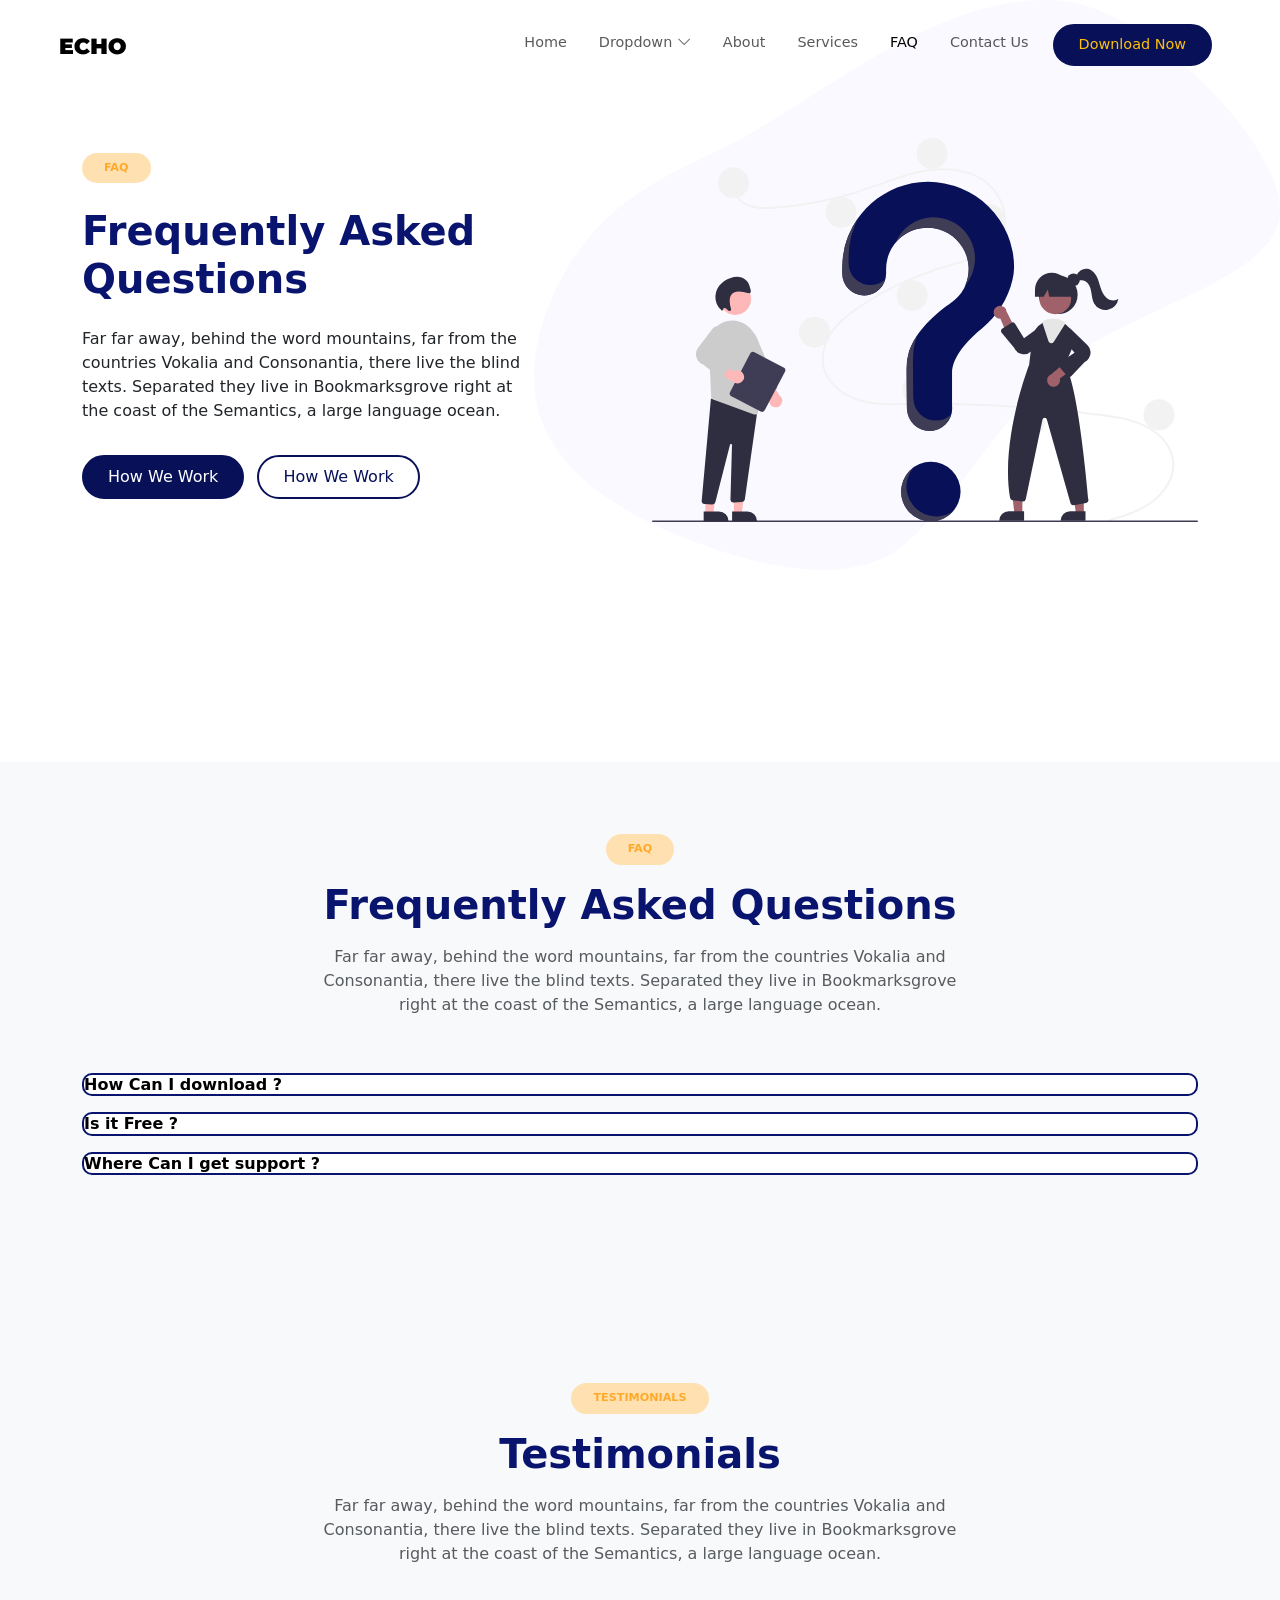
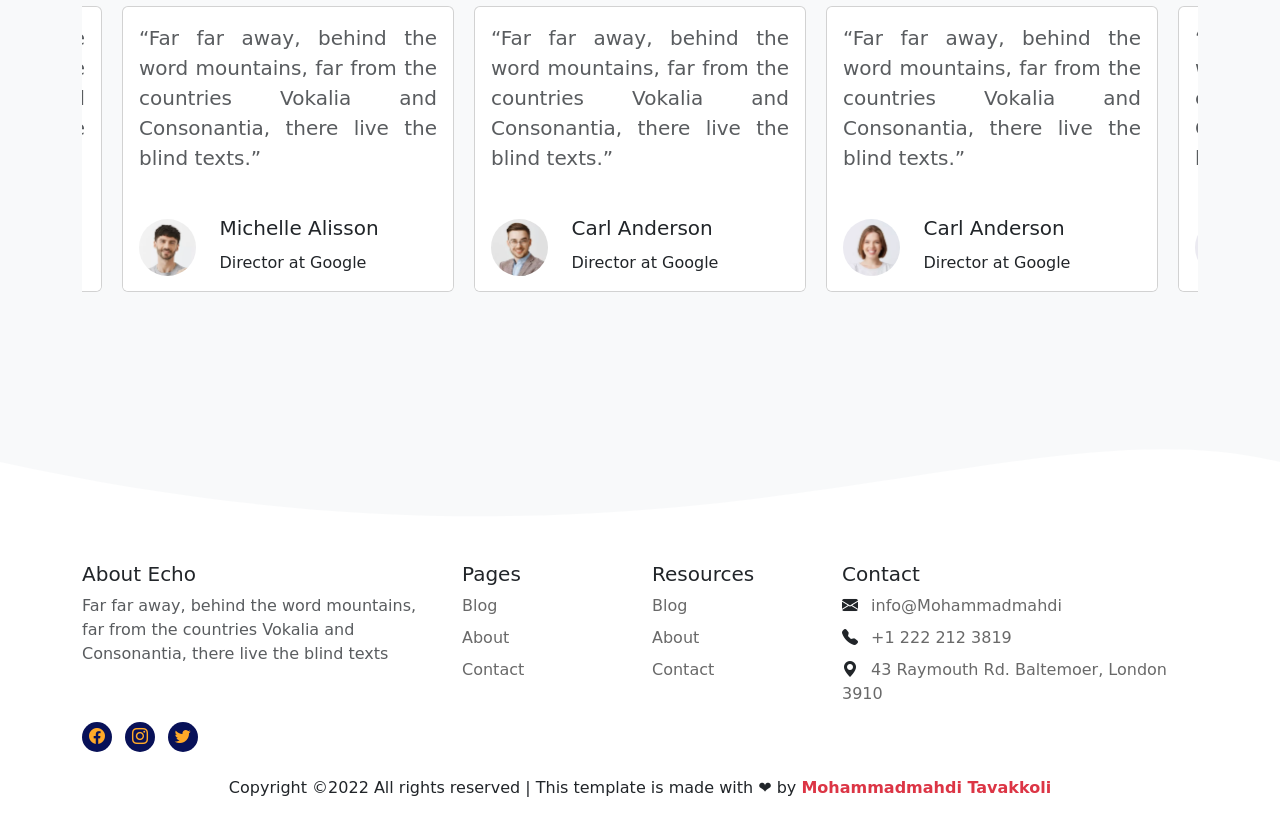
<file: html/faq.html>
<!DOCTYPE html>
<html lang="en">

<head>
    <meta charset="UTF-8">
    <meta http-equiv="X-UA-Compatible" content="IE=edge">
    <meta name="viewport" content="width=device-width, initial-scale=1.0">
    <!-- Bootstrap , Bootstrap Icon -->
    <link href="https://cdn.jsdelivr.net/npm/bootstrap@5.1.3/dist/css/bootstrap.min.css" rel="stylesheet" integrity="sha384-1BmE4kWBq78iYhFldvKuhfTAU6auU8tT94WrHftjDbrCEXSU1oBoqyl2QvZ6jIW3" crossorigin="anonymous">
    <link rel="stylesheet" href="https://cdn.jsdelivr.net/npm/bootstrap-icons@1.8.1/font/bootstrap-icons.css">

    <!-- Owl.carousel -->
    <link rel="stylesheet" href="../css/owl.carousel.min.css">

    <!-- Style.css -->
    <link rel="stylesheet" href="../css/main.min.css">
    <title>Project | FAQ</title>
</head>

<body>
    <!-- Header of Project -->
    <header>
        <!-- Navbar of Project -->
        <nav class="navbar navbar-expand-md navbar-light bg-transparent p-3 py-lg-4 px-lg-5">
            <div class="container-fluid">
                <a class="navbar-brand" href="#">
                    <img src="../img/navbar-img/logo.png" class="img-fluid" alt="">
                </a>
                <button class="navbar-toggler" data-bs-toggle="offcanvas" href="#offcanvasExample" type="button">
                    <i class="bi bi-list"></i>
                </button>
                <div class="collapse navbar-collapse" id="navbarSupportedContent">
                    <ul class="navbar-nav ms-auto">
                        <!-- Items 1 -->
                        <li class="nav-item mx-2">
                            <a class="nav-link" aria-current="page" href="../index.html">Home</a>
                        </li>

                        <!-- Items 2 -->
                        <li class="nav-item mx-2 dropdown">
                            <a class="nav-link menu-btn" data-bs-toggle="dropdown" href="#">
                                Dropdown
                                <i class="bi bi-chevron-down"></i>
                            </a>
                            <ul class="dropdown-menu">
                                <li><a href="#" class="dropdown-item">Menu One</a></li>
                                <li class="dropdown">
                                    <a href="#" class="dropdown-item">Menu Two</a>
                                </li>
                                <li><a href="#" class="dropdown-item">Menu Three</a></li>
                            </ul>
                        </li>

                        <!-- Items 3 -->
                        <li class="nav-item mx-2">
                            <a class="nav-link" href="./aboutUs.html">About</a>
                        </li>

                        <!-- Items 4 -->
                        <li class="nav-item mx-2">
                            <a class="nav-link" href="./serivces.html">Services</a>
                        </li>

                        <!-- Items 5 -->
                        <li class="nav-item mx-2">
                            <a class="nav-link active" href="./faq.html">FAQ</a>
                        </li>

                        <!-- Items 5 -->
                        <li class="nav-item mx-2">
                            <a class="nav-link" href="./contact.html">Contact Us</a>
                        </li>

                        <!-- Items 6 -->
                        <li class="nav-item mx-2">
                            <a class="nav-link btn btn-main text-warning rounded-pill px-4"
                                href="./download.html">Download Now</a>
                        </li>
                    </ul>
                </div>
            </div>
        </nav>

        <!-- Main Section of header -->
        <div class="container-fluid py-5">
            <div class="container">
                <div class="row gy-4 justify-content-between align-items-center">
                    <!-- Title Section -->
                    <div class="col-sm-12 col-lg-5">
                        <div>
                            <div class="main-badge d-inline-flex">FAQ</div>
                            <h1 class="main-color fw-bold  my-4">Frequently Asked Questions</h1>
                            <p class=" my-4">
                                Far far away, behind the word mountains, far from the countries Vokalia and Consonantia,
                                there live the blind texts. Separated they live in Bookmarksgrove right at the coast of
                                the Semantics, a large language ocean.
                            </p>
                            <a href="#" class="btn btn-main py-2 px-4 rounded-pill ms-0 m-2">How We Work</a>
                            <a href="#" class="btn btn-outline-main py-2 px-4 rounded-pill ms-0 m-2">How We Work</a>
                        </div>
                    </div>

                    <!-- Picture Section -->
                    <div class="col-sm-12 col-lg-6 d-flex justify-content-center align-items-center">
                        <img class="img-fluid" src="../img/faq-main.svg" alt="">
                    </div>
                </div>
            </div>
        </div>
    </header>

    <!-- Responsive Menu -->
    <div class="offcanvas offcanvas-start" tabindex="-1" id="offcanvasExample">
        <div class="offcanvas-header">
            <h5 class="offcanvas-title" id="offcanvasExampleLabel">Menu</h5>
            <button type="button" class="btn-close text-reset" data-bs-dismiss="offcanvas"></button>
        </div>
        <div class="offcanvas-body">
            <ul class="navbar-nav ms-auto">
                <!-- Items 1 -->
                <li class="nav-item my-2 mx-2">
                    <a class="nav-link text-dark" aria-current="page" href="../index.html">Home</a>
                </li>

                <!-- Items 2 -->
                <li class="nav-item my-2 mx-2">
                    <a class="nav-link text-dark menu-btn" data-bs-toggle="collapse" href="#collapseExample">
                        Dropdown
                        <i class="bi bi-chevron-down"></i>
                    </a>

                    <div class="collapse" id="collapseExample">
                        <ul class="list-unstyled border-start border-warning border-3 ps-3">
                            <li>
                                <a href="#" class="text-dark text-decoration-none">
                                    Menu One
                                </a>
                            </li>
                            <li class="dropdown">
                                <a href="#" class="text-dark text-decoration-none">
                                    Menu Two
                                </a>
                            </li>
                            <li>
                                <a href="#" class="text-dark text-decoration-none">
                                    Menu Three
                                </a>
                            </li>
                        </ul>
                    </div>
                </li>

                <!-- Items 3 -->
                <li class="nav-item my-2 mx-2">
                    <a class="nav-link text-dark active" href="./aboutUs.html">About</a>
                </li>

                <!-- Items 4 -->
                <li class="nav-item my-2 mx-2">
                    <a class="nav-link text-dark" href="./serivces.html">Services</a>
                </li>

                <!-- Items 5 -->
                <li class="nav-item my-2 mx-2">
                    <a class="nav-link text-dark" href="./faq.html">FAQ</a>
                </li>

                <!-- Items 5 -->
                <li class="nav-item my-2 mx-2">
                    <a class="nav-link text-dark" href="./contact.html">Contact Us</a>
                </li>

                <!-- Items 6 -->
                <li class="nav-item my-2 mx-2">
                    <a class="nav-link btn btn-main text-warning rounded-pill px-4" href="./download.html">Download
                        Now</a>
                </li>
            </ul>
        </div>
        <div class="offcanvas-footer">
            <svg width="100%" height="100%" id="svg" viewBox="0 0 1440 600" xmlns="http://www.w3.org/2000/svg"
                class="transition duration-300 ease-in-out delay-150">
                <style>
                    .path-0 {
                        animation: pathAnim-0 4s;
                        animation-timing-function: linear;
                        animation-iteration-count: infinite;
                    }

                    @keyframes pathAnim-0 {
                        0% {
                            d: path("M 0,600 C 0,600 0,200 0,200 C 107.51196172248802,217.82775119617224 215.02392344497605,235.6555023923445 314,245 C 412.97607655502395,254.3444976076555 503.4162679425838,255.20574162679426 604,248 C 704.5837320574162,240.79425837320574 815.311004784689,225.52153110047846 895,202 C 974.688995215311,178.47846889952154 1023.3397129186603,146.70813397129186 1109,145 C 1194.6602870813397,143.29186602870814 1317.3301435406697,171.64593301435406 1440,200 C 1440,200 1440,600 1440,600 Z");
                        }

                        25% {
                            d: path("M 0,600 C 0,600 0,200 0,200 C 101.92344497607655,187.05263157894737 203.8468899521531,174.10526315789474 290,168 C 376.1531100478469,161.89473684210526 446.53588516746413,162.6315789473684 547,172 C 647.4641148325359,181.3684210526316 778.0095693779906,199.36842105263162 885,207 C 991.9904306220094,214.63157894736838 1075.4258373205741,211.89473684210526 1164,209 C 1252.5741626794259,206.10526315789474 1346.287081339713,203.05263157894737 1440,200 C 1440,200 1440,600 1440,600 Z");
                        }

                        50% {
                            d: path("M 0,600 C 0,600 0,200 0,200 C 74.6602870813397,207.1866028708134 149.3205741626794,214.3732057416268 244,213 C 338.6794258373206,211.6267942583732 453.37799043062205,201.69377990430624 562,201 C 670.622009569378,200.30622009569376 773.1674641148325,208.8516746411483 869,224 C 964.8325358851675,239.1483253588517 1053.952153110048,260.8995215311005 1148,258 C 1242.047846889952,255.1004784688995 1341.023923444976,227.55023923444975 1440,200 C 1440,200 1440,600 1440,600 Z");
                        }

                        75% {
                            d: path("M 0,600 C 0,600 0,200 0,200 C 80.61244019138758,165.21531100478467 161.22488038277515,130.43062200956936 270,148 C 378.77511961722485,165.56937799043064 515.7129186602871,235.49282296650716 615,265 C 714.2870813397129,294.50717703349284 775.9234449760766,283.5980861244019 853,263 C 930.0765550239234,242.4019138755981 1022.5933014354068,212.11483253588517 1123,200 C 1223.4066985645932,187.88516746411483 1331.7033492822966,193.94258373205741 1440,200 C 1440,200 1440,600 1440,600 Z");
                        }

                        100% {
                            d: path("M 0,600 C 0,600 0,200 0,200 C 107.51196172248802,217.82775119617224 215.02392344497605,235.6555023923445 314,245 C 412.97607655502395,254.3444976076555 503.4162679425838,255.20574162679426 604,248 C 704.5837320574162,240.79425837320574 815.311004784689,225.52153110047846 895,202 C 974.688995215311,178.47846889952154 1023.3397129186603,146.70813397129186 1109,145 C 1194.6602870813397,143.29186602870814 1317.3301435406697,171.64593301435406 1440,200 C 1440,200 1440,600 1440,600 Z");
                        }
                    }
                </style>
                <defs>
                    <linearGradient id="gradient" x1="0%" y1="50%" x2="100%" y2="50%">
                        <stop offset="5%" stop-color="#09146e88"></stop>
                        <stop offset="95%" stop-color="#ffa92888"></stop>
                    </linearGradient>
                </defs>
                <path
                    d="M 0,600 C 0,600 0,200 0,200 C 107.51196172248802,217.82775119617224 215.02392344497605,235.6555023923445 314,245 C 412.97607655502395,254.3444976076555 503.4162679425838,255.20574162679426 604,248 C 704.5837320574162,240.79425837320574 815.311004784689,225.52153110047846 895,202 C 974.688995215311,178.47846889952154 1023.3397129186603,146.70813397129186 1109,145 C 1194.6602870813397,143.29186602870814 1317.3301435406697,171.64593301435406 1440,200 C 1440,200 1440,600 1440,600 Z"
                    stroke="none" stroke-width="0" fill="url(#gradient)"
                    class="transition-all duration-300 ease-in-out delay-150 path-0"></path>
                <style>
                    .path-1 {
                        animation: pathAnim-1 4s;
                        animation-timing-function: linear;
                        animation-iteration-count: infinite;
                    }

                    @keyframes pathAnim-1 {
                        0% {
                            d: path("M 0,600 C 0,600 0,400 0,400 C 93.08133971291863,364.6507177033493 186.16267942583727,329.30143540669854 293,327 C 399.83732057416273,324.69856459330146 520.4306220095694,355.44497607655506 603,374 C 685.5693779904306,392.55502392344494 730.1148325358852,398.9186602870813 818,396 C 905.8851674641148,393.0813397129187 1037.11004784689,380.88038277511964 1148,380 C 1258.88995215311,379.11961722488036 1349.4449760765551,389.5598086124402 1440,400 C 1440,400 1440,600 1440,600 Z");
                        }

                        25% {
                            d: path("M 0,600 C 0,600 0,400 0,400 C 113.25358851674642,362.9952153110048 226.50717703349284,325.99043062200957 328,326 C 429.49282296650716,326.00956937799043 519.224880382775,363.0334928229665 611,388 C 702.775119617225,412.9665071770335 796.5933014354068,425.87559808612446 874,429 C 951.4066985645932,432.12440191387554 1012.401913875598,425.46411483253587 1104,419 C 1195.598086124402,412.53588516746413 1317.799043062201,406.26794258373207 1440,400 C 1440,400 1440,600 1440,600 Z");
                        }

                        50% {
                            d: path("M 0,600 C 0,600 0,400 0,400 C 100.58373205741626,414.96650717703346 201.1674641148325,429.933014354067 285,430 C 368.8325358851675,430.066985645933 435.9138755980862,415.2344497607655 524,401 C 612.0861244019138,386.7655502392345 721.1770334928229,373.12918660287085 818,386 C 914.8229665071771,398.87081339712915 999.377990430622,438.2488038277512 1101,445 C 1202.622009569378,451.7511961722488 1321.311004784689,425.8755980861244 1440,400 C 1440,400 1440,600 1440,600 Z");
                        }

                        75% {
                            d: path("M 0,600 C 0,600 0,400 0,400 C 96.94736842105263,425.03349282296654 193.89473684210526,450.066985645933 302,434 C 410.10526315789474,417.933014354067 529.3684210526316,360.7655502392345 622,341 C 714.6315789473684,321.2344497607655 780.6315789473684,338.87081339712915 855,371 C 929.3684210526316,403.12918660287085 1012.1052631578948,449.75119617224885 1111,457 C 1209.8947368421052,464.24880382775115 1324.9473684210525,432.12440191387554 1440,400 C 1440,400 1440,600 1440,600 Z");
                        }

                        100% {
                            d: path("M 0,600 C 0,600 0,400 0,400 C 93.08133971291863,364.6507177033493 186.16267942583727,329.30143540669854 293,327 C 399.83732057416273,324.69856459330146 520.4306220095694,355.44497607655506 603,374 C 685.5693779904306,392.55502392344494 730.1148325358852,398.9186602870813 818,396 C 905.8851674641148,393.0813397129187 1037.11004784689,380.88038277511964 1148,380 C 1258.88995215311,379.11961722488036 1349.4449760765551,389.5598086124402 1440,400 C 1440,400 1440,600 1440,600 Z");
                        }
                    }
                </style>
                <defs>
                    <linearGradient id="gradient" x1="0%" y1="50%" x2="100%" y2="50%">
                        <stop offset="5%" stop-color="#09146eff"></stop>
                        <stop offset="95%" stop-color="#ffa928ff"></stop>
                    </linearGradient>
                </defs>
                <path
                    d="M 0,600 C 0,600 0,400 0,400 C 93.08133971291863,364.6507177033493 186.16267942583727,329.30143540669854 293,327 C 399.83732057416273,324.69856459330146 520.4306220095694,355.44497607655506 603,374 C 685.5693779904306,392.55502392344494 730.1148325358852,398.9186602870813 818,396 C 905.8851674641148,393.0813397129187 1037.11004784689,380.88038277511964 1148,380 C 1258.88995215311,379.11961722488036 1349.4449760765551,389.5598086124402 1440,400 C 1440,400 1440,600 1440,600 Z"
                    stroke="none" stroke-width="0" fill="url(#gradient)"
                    class="transition-all duration-300 ease-in-out delay-150 path-1"></path>
            </svg>
        </div>
    </div>

    <!-- BR Section XD -->
    <section>
        <br><br><br><br><br><br><br><br>
    </section>

    <!-- Team -->
    <section>
        <div class="container-fluid py-5 bg-light">
            <div class="container">
                <!-- Title -->
                <div class="row py-4 justify-content-center align-items-center">
                    <div class="col-md-7 col-sm-12 text-center">
                        <div class="main-badge d-inline-flex">FAQ</div>
                        <h1 class="main-color fw-bold my-3">Frequently Asked Questions</h1>
                        <p class="text-muted">
                            Far far away, behind the word mountains, far from the countries Vokalia and Consonantia,
                            there live the blind texts. Separated they live in Bookmarksgrove right at the coast of the
                            Semantics, a large language ocean.
                        </p>
                    </div>
                </div>

                <!-- Accordion -->
                <!-- <div class="accordion" id="accordionExample"> -->
                <!-- ITEM 1 -->
                <div class="accordion-item my-3">
                    <h2 class="accordion-header" id="headingOne">
                        <button class="accordion-button collapsed fw-bolder" type="button" data-bs-toggle="collapse"
                            data-bs-target="#collapseOne" aria-expanded="false" aria-controls="collapseOne">
                            How Can I download ?
                        </button>
                    </h2>
                    <div id="collapseOne" class="accordion-collapse collapse" aria-labelledby="headingOne"
                        data-bs-parent="#accordionExample">
                        <div class="accordion-body">
                            Far far away, behind the word mountains, far from the countries Vokalia and Consonantia,
                            there live the blind texts.
                            Separated they live in Bookmarksgrove right at the coast of the Semantics, a large
                            language ocean.
                        </div>
                    </div>
                </div>

                <!-- ITEM 2 -->
                <div class="accordion-item my-3">
                    <h2 class="accordion-header" id="headingTwo">
                        <button class="accordion-button collapsed fw-bolder" type="button" data-bs-toggle="collapse"
                            data-bs-target="#collapseTwo" aria-expanded="false" aria-controls="collapseTwo">
                            Is it Free ?
                        </button>
                    </h2>
                    <div id="collapseTwo" class="accordion-collapse collapse" aria-labelledby="headingTwo"
                        data-bs-parent="#accordionExample">
                        <div class="accordion-body">
                            Far far away, behind the word mountains, far from the countries Vokalia and Consonantia,
                            there live the blind texts.
                            Separated they live in Bookmarksgrove right at the coast of the Semantics, a large
                            language ocean.
                        </div>
                    </div>
                </div>

                <!-- ITEM 3 -->
                <div class="accordion-item my-3">
                    <h2 class="accordion-header" id="headingThree">
                        <button class="accordion-button collapsed fw-bolder" type="button" data-bs-toggle="collapse"
                            data-bs-target="#collapseThree" aria-expanded="false" aria-controls="collapseThree">
                            Where Can I get support ?
                        </button>
                    </h2>
                    <div id="collapseThree" class="accordion-collapse collapse" aria-labelledby="headingThree"
                        data-bs-parent="#accordionExample">
                        <div class="accordion-body">
                            Far far away, behind the word mountains, far from the countries Vokalia and Consonantia,
                            there live the blind texts.
                            Separated they live in Bookmarksgrove right at the coast of the Semantics, a large
                            language ocean.
                        </div>
                    </div>
                </div>
                <!-- </div> -->
            </div>
    </section>

    <!-- Testimonials -->
    <section>
        <div class="container-fluid bg-light py-5">
            <!-- BR Section XD -->
            <section>
                <br><br><br><br>
            </section>
            <div class="container">
                <!-- Title Section -->
                <div class="row justify-content-center">
                    <div class="col-md-7 col-sm-12 text-center">
                        <div class="main-badge d-inline-flex">TESTIMONIALS</div>
                        <h1 class="main-color fw-bold my-3">Testimonials</h1>
                        <p class="text-muted">
                            Far far away, behind the word mountains, far from the countries Vokalia and Consonantia,
                            there live the blind texts. Separated they live in Bookmarksgrove right at the coast of the
                            Semantics, a large language ocean.
                        </p>
                    </div>
                </div>

                <!-- Carousel Section -->
                <div class="owl-carousel mt-4">
                    <!-- Item 1 -->
                    <div class="card card-hover-2">
                        <div class="card-body">
                            <p class="fs-5 text-muted" style="text-align: justify;">
                                “Far far away, behind the word mountains, far from the countries Vokalia and
                                Consonantia, there live the blind texts.”
                            </p>
                        </div>
                        <div class="card-footer bg-white border-0">
                            <div class="row">
                                <div class="col-3 d-flex justify-content-center align-items-center">
                                    <img src="../img/testimonials-img/avatar1.png" alt=""
                                        class="img-fluid rounded-pill">
                                </div>
                                <div class="col-9 d-flex">
                                    <div>
                                        <p class="mb-0 pb-1 fs-5">Michelle Alisson</p>
                                        <p class="mb-0 pt-1 pb-2">Director at Google</p>
                                    </div>
                                    </p>
                                </div>
                            </div>
                        </div>
                    </div>

                    <!-- Item 2 -->
                    <div class="card card-hover-2">
                        <div class="card-body">
                            <p class="fs-5 text-muted" style="text-align: justify;">
                                “Far far away, behind the word mountains, far from the countries Vokalia and
                                Consonantia, there live the blind texts.”
                            </p>
                        </div>
                        <div class="card-footer bg-white border-0">
                            <div class="row">
                                <div class="col-3 d-flex justify-content-center align-items-center">
                                    <img src="../img/testimonials-img/avatar3.png" alt=""
                                        class="img-fluid rounded-pill">
                                </div>
                                <div class="col-9 d-flex">
                                    <div>
                                        <p class="mb-0 pb-1 fs-5">Carl Anderson</p>
                                        <p class="mb-0 pt-1 pb-2">Director at Google</p>
                                    </div>
                                    </p>
                                </div>
                            </div>
                        </div>
                    </div>

                    <!-- Item 3 -->
                    <div class="card card-hover-2">
                        <div class="card-body">
                            <p class="fs-5 text-muted" style="text-align: justify;">
                                “Far far away, behind the word mountains, far from the countries Vokalia and
                                Consonantia, there live the blind texts.”
                            </p>
                        </div>
                        <div class="card-footer bg-white border-0">
                            <div class="row">
                                <div class="col-3 d-flex justify-content-center align-items-center">
                                    <img src="../img/testimonials-img/avatar2.png" alt=""
                                        class="img-fluid rounded-pill">
                                </div>
                                <div class="col-9 d-flex">
                                    <div>
                                        <p class="mb-0 pb-1 fs-5">Carl Anderson</p>
                                        <p class="mb-0 pt-1 pb-2">Director at Google</p>
                                    </div>
                                    </p>
                                </div>
                            </div>
                        </div>
                    </div>

                    <!-- Item 4 -->
                    <div class="card card-hover-2">
                        <div class="card-body">
                            <p class="fs-5 text-muted" style="text-align: justify;">
                                “Far far away, behind the word mountains, far from the countries Vokalia and
                                Consonantia, there live the blind texts.”
                            </p>
                        </div>
                        <div class="card-footer bg-white border-0">
                            <div class="row">
                                <div class="col-3 d-flex justify-content-center align-items-center">
                                    <img src="../img/testimonials-img/avatar2.png" alt=""
                                        class="img-fluid rounded-pill">
                                </div>
                                <div class="col-9 d-flex">
                                    <div>
                                        <p class="mb-0 pb-1 fs-5">Carl Anderson</p>
                                        <p class="mb-0 pt-1 pb-2">Director at Google</p>
                                    </div>
                                    </p>
                                </div>
                            </div>
                        </div>
                    </div>

                    <!-- Item 5 -->
                    <div class="card card-hover-2">
                        <div class="card-body">
                            <p class="fs-5 text-muted" style="text-align: justify;">
                                “Far far away, behind the word mountains, far from the countries Vokalia and
                                Consonantia, there live the blind texts.”
                            </p>
                        </div>
                        <div class="card-footer bg-white border-0">
                            <div class="row">
                                <div class="col-3 d-flex justify-content-center align-items-center">
                                    <img src="../img/testimonials-img/avatar3.png" alt=""
                                        class="img-fluid rounded-pill">
                                </div>
                                <div class="col-9 d-flex">
                                    <div>
                                        <p class="mb-0 pb-1 fs-5">Carl Anderson</p>
                                        <p class="mb-0 pt-1 pb-2">Director at Google</p>
                                    </div>
                                    </p>
                                </div>
                            </div>
                        </div>
                    </div>

                    <!-- Item 6 -->
                    <div class="card card-hover-2">
                        <div class="card-body">
                            <p class="fs-5 text-muted" style="text-align: justify;">
                                “Far far away, behind the word mountains, far from the countries Vokalia and
                                Consonantia, there live the blind texts.”
                            </p>
                        </div>
                        <div class="card-footer bg-white border-0">
                            <div class="row">
                                <div class="col-3 d-flex justify-content-center align-items-center">
                                    <img src="../img/testimonials-img/avatar3.png" alt=""
                                        class="img-fluid rounded-pill">
                                </div>
                                <div class="col-9 d-flex">
                                    <div>
                                        <p class="mb-0 pb-1 fs-5">Carl Anderson</p>
                                        <p class="mb-0 pt-1 pb-2">Director at Google</p>
                                    </div>
                                    </p>
                                </div>
                            </div>
                        </div>
                    </div>
                </div>
            </div>
        </div>
    </section>

    <!-- Footer -->
    <footer>
        <div class="container-fluid bg-light p-0 pt-5">
            <div style="height: 150px; overflow: hidden;"><svg viewBox="0 0 500 150" preserveAspectRatio="none"
                    style="height: 100%; width: 100%;">
                    <path d="M0.00,49.98 C266.64,199.84 394.19,-15.27 500.00,49.98 L500.00,150.00 L0.00,150.00 Z"
                        style="stroke: none; fill: #fff;"></path>
                </svg></div>
            <div class="container-fluid bg-white pb-1">
                <div class="container">
                    <div class="row">
                        <!-- About Echo -->
                        <div class="col-lg-4 col-sm-12 col-md-6">
                            <h5>About Echo</h5>
                            <p class="text-muted">
                                Far far away, behind the word mountains, far from the countries Vokalia and Consonantia,
                                there live the blind texts
                            </p>
                        </div>

                        <!-- Pages -->
                        <div class="col-lg-2 col-sm-12 col-md-6">
                            <h5>Pages</h5>
                            <ul class="list-unstyled">
                                <li class="my-2"><a href="#" class="footer-link">Blog</a></li>
                                <li class="my-2"><a href="#" class="footer-link">About</a></li>
                                <li class="my-2"><a href="#" class="footer-link">Contact</a></li>
                            </ul>
                        </div>

                        <!-- Resources -->
                        <div class="col-lg-2 col-sm-12 col-md-6">
                            <h5>Resources</h5>
                            <ul class="list-unstyled">
                                <li class="my-2"><a href="#" class="footer-link">Blog</a></li>
                                <li class="my-2"><a href="#" class="footer-link">About</a></li>
                                <li class="my-2"><a href="#" class="footer-link">Contact</a></li>
                            </ul>
                        </div>

                        <!-- Contact -->
                        <div class="col-lg-4 col-sm-12 col-md-6">
                            <h5>Contact</h5>
                            <ul class="list-unstyled">
                                <li class="my-2">
                                    <i class="bi bi-envelope-fill"></i>
                                    <a href="#" class="ms-2 footer-link">info@Mohammadmahdi</a>
                                </li>
                                <li class="my-2">
                                    <i class="bi bi-telephone-fill"></i>
                                    <a href="#" class="ms-2 footer-link">+1 222 212 3819</a>
                                </li>
                                <li class="my-2">
                                    <i class="bi bi-geo-alt-fill"></i>
                                    <a href="#" class="ms-2 footer-link">43 Raymouth Rd. Baltemoer, London 3910</a>
                                </li>
                            </ul>
                        </div>
                    </div>
                    <span class="social-media">
                        <a href="#">
                            <i class="bi bi-facebook"></i>
                        </a>
                    </span>
                    <span class="social-media ms-2">
                        <a href="#">
                            <i class="bi bi-instagram"></i>
                        </a>
                    </span>
                    <span class="social-media ms-2">
                        <a href="#">
                            <i class="bi bi-twitter"></i>
                        </a>
                    </span>
                </div>
                <div class="container pt-4 text-center">
                    <p>
                        Copyright ©2022 All rights reserved | This template is made with ❤ by <span
                            class="fw-bolder text-danger">Mohammadmahdi Tavakkoli</span>
                    </p>
                </div>
            </div>
        </div>
    </footer>
</body>
<!-- Bootstrap.min.js -->
<script src="https://cdn.jsdelivr.net/npm/bootstrap@5.1.3/dist/js/bootstrap.bundle.min.js" integrity="sha384-ka7Sk0Gln4gmtz2MlQnikT1wXgYsOg+OMhuP+IlRH9sENBO0LRn5q+8nbTov4+1p" crossorigin="anonymous"></script>

<!-- jQuery.js -->
<script
  src="https://code.jquery.com/jquery-3.6.0.min.js"
  integrity="sha256-/xUj+3OJU5yExlq6GSYGSHk7tPXikynS7ogEvDej/m4="
  crossorigin="anonymous">
</script>

<!-- Owl.Carousel -->
<script src="../js/owl.carousel.min.js"></script>

<!-- Script.js -->
<script src="../js/script.js"></script>
</html>
</file>
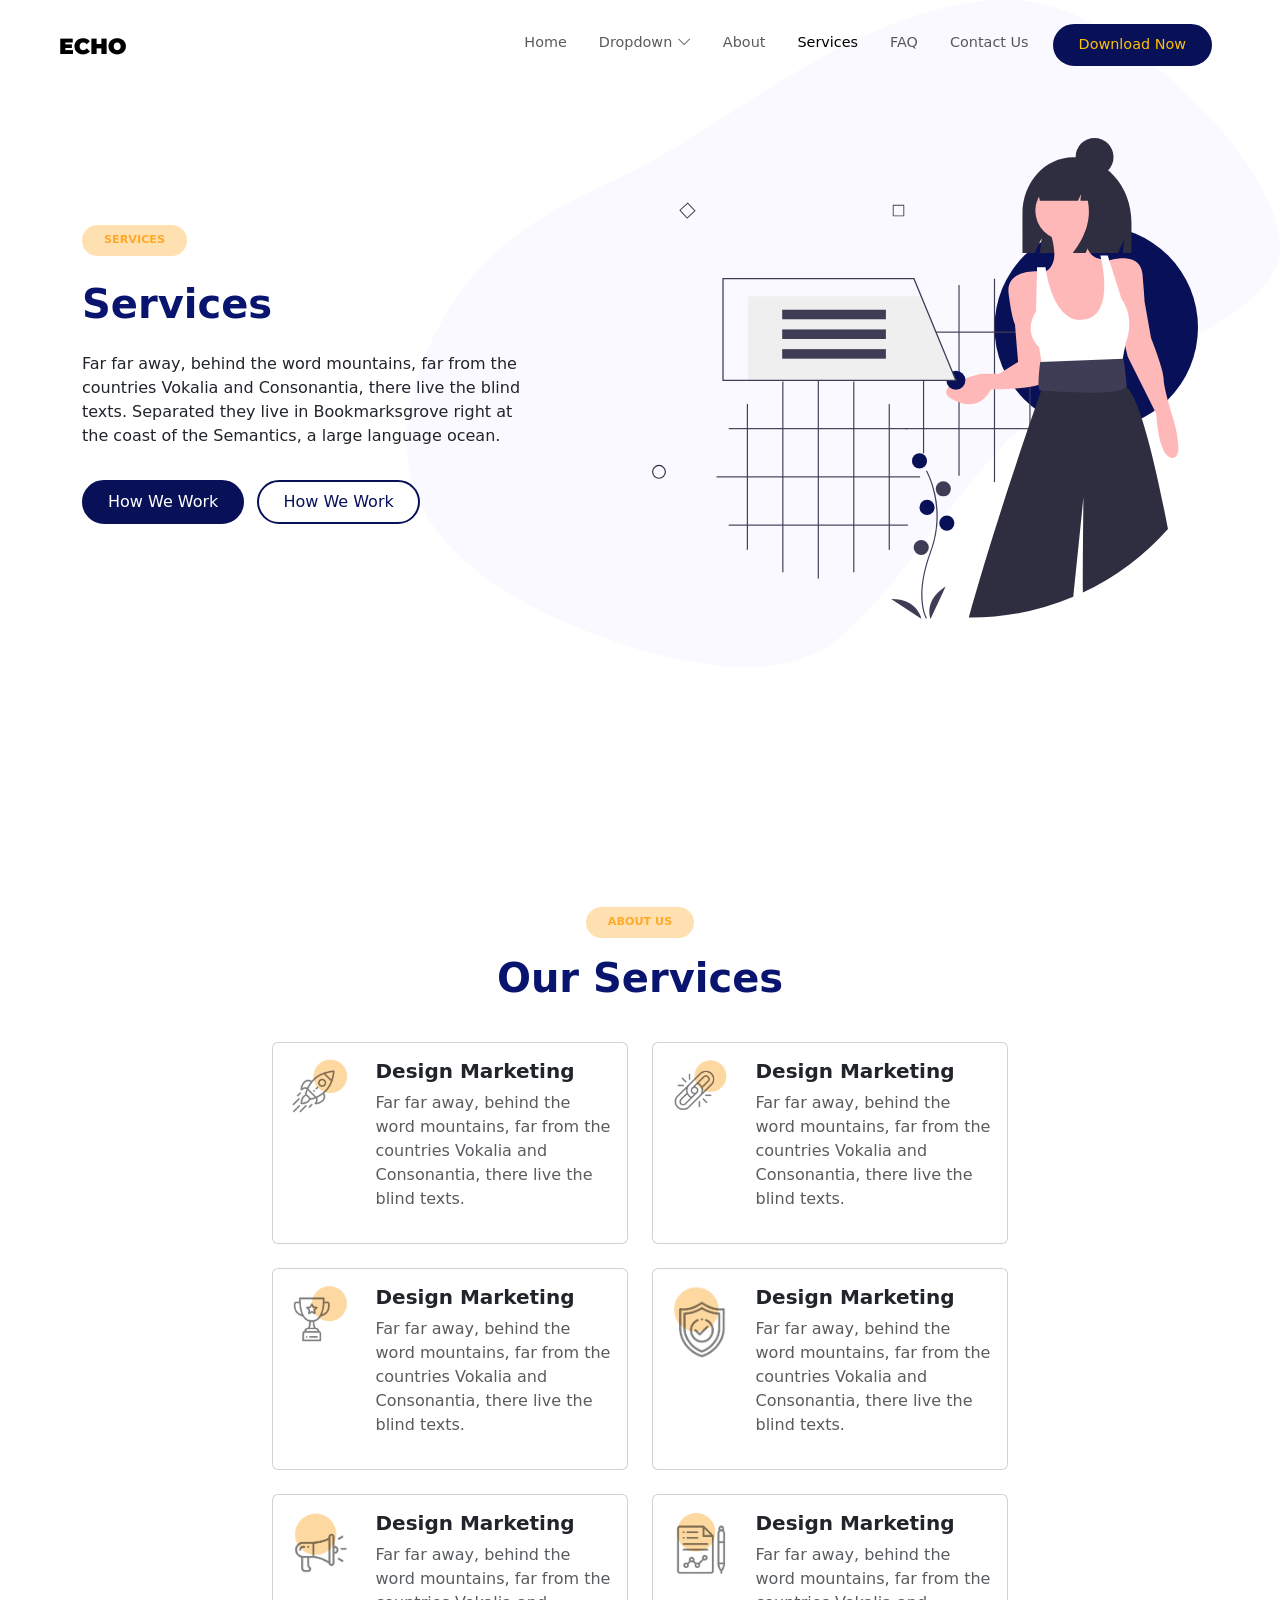
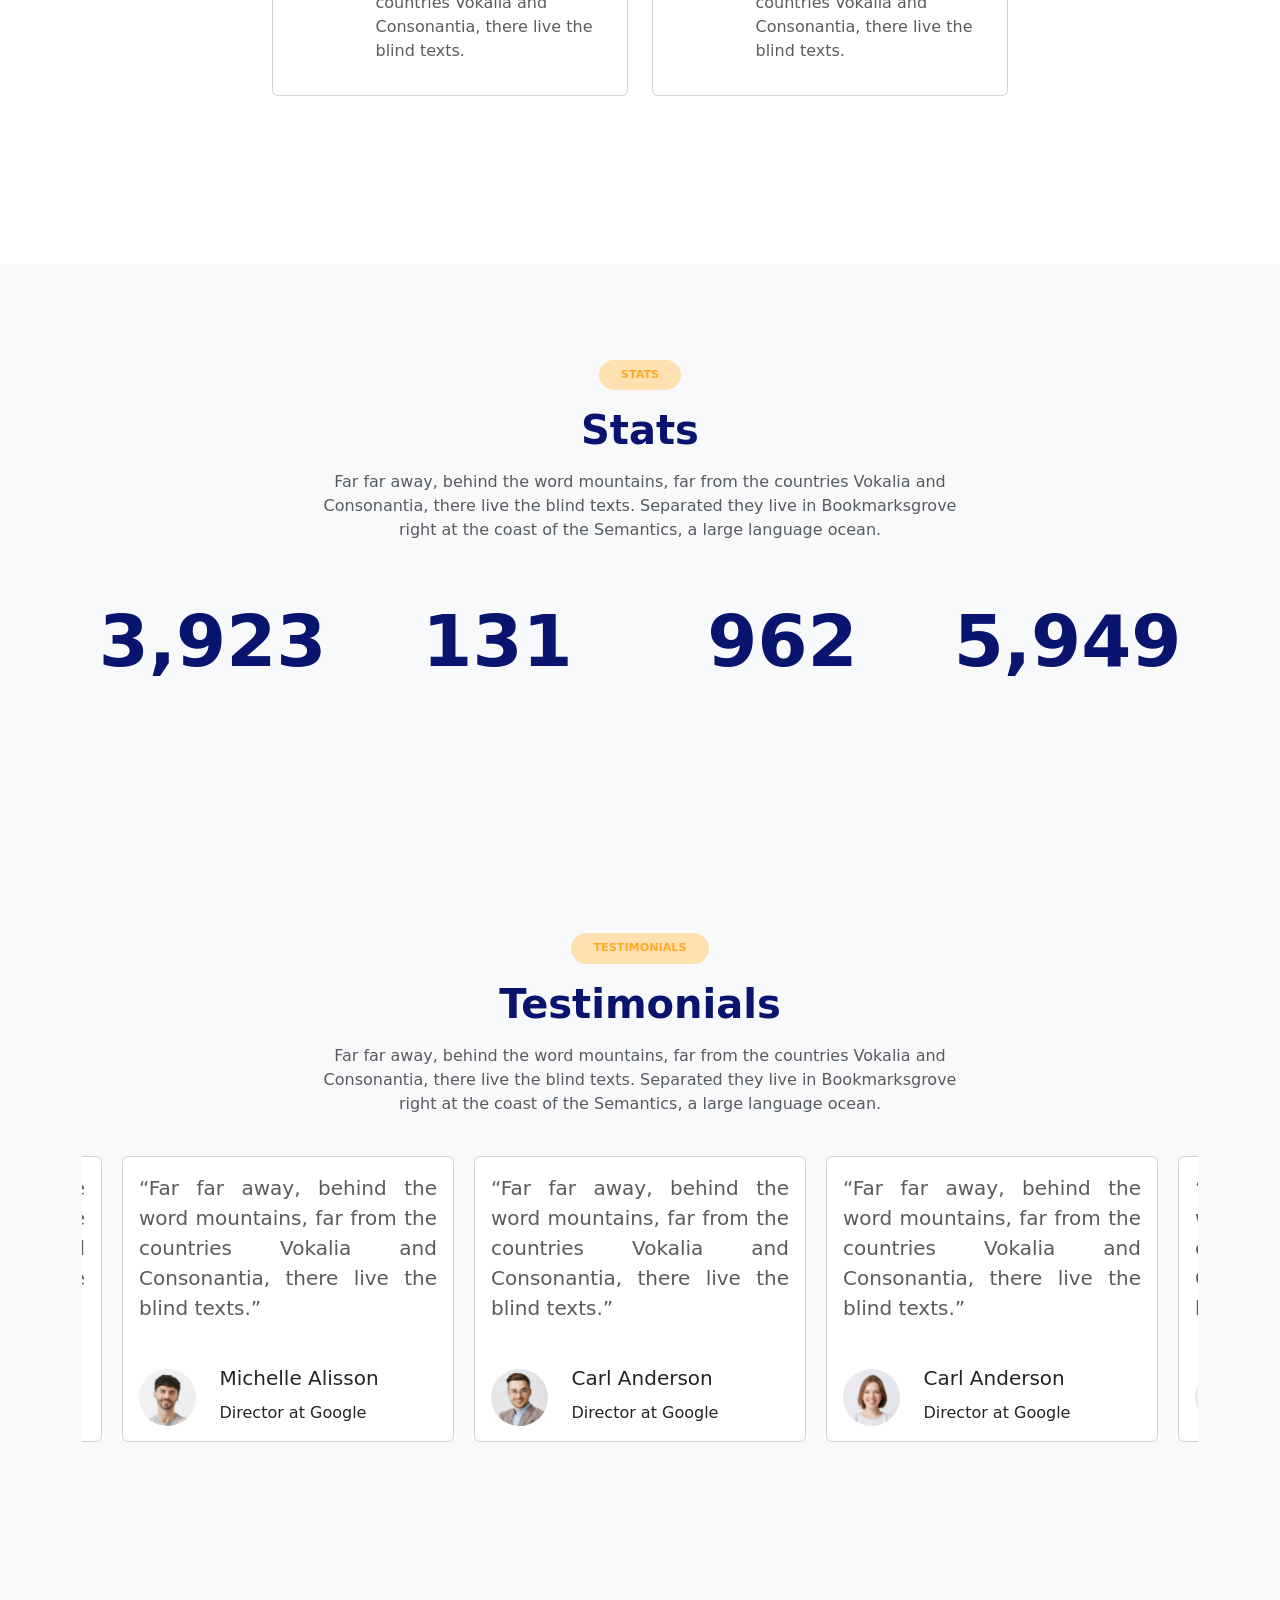
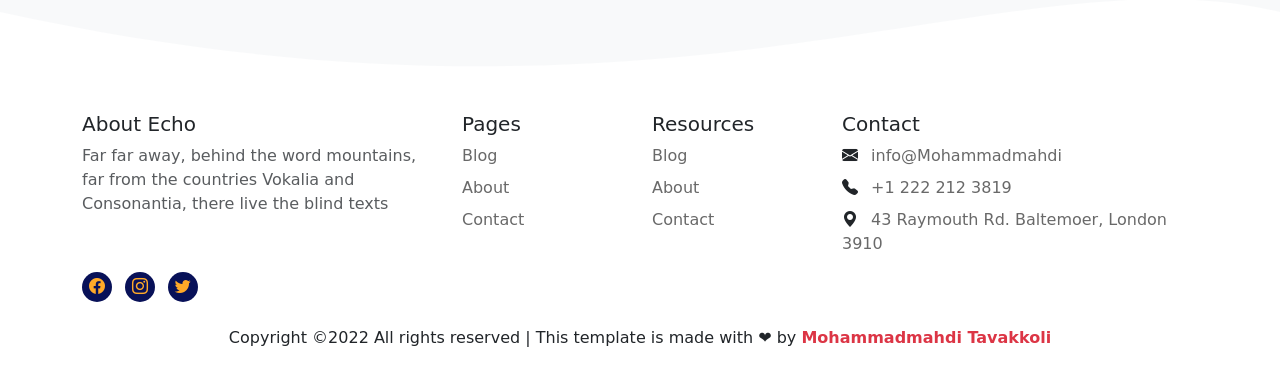
<file: html/serivces.html>
<!DOCTYPE html>
<html lang="en">

<head>
    <meta charset="UTF-8">
    <meta http-equiv="X-UA-Compatible" content="IE=edge">
    <meta name="viewport" content="width=device-width, initial-scale=1.0">
    <!-- Bootstrap , Bootstrap Icon -->
    <link href="https://cdn.jsdelivr.net/npm/bootstrap@5.1.3/dist/css/bootstrap.min.css" rel="stylesheet" integrity="sha384-1BmE4kWBq78iYhFldvKuhfTAU6auU8tT94WrHftjDbrCEXSU1oBoqyl2QvZ6jIW3" crossorigin="anonymous">
    <link rel="stylesheet" href="https://cdn.jsdelivr.net/npm/bootstrap-icons@1.8.1/font/bootstrap-icons.css">

    <!-- Owl.carousel -->
    <link rel="stylesheet" href="../css/owl.carousel.min.css">

    <!-- Style.css -->
    <link rel="stylesheet" href="../css/main.min.css">
    <title>Project | Services</title>
</head>

<body>
    <!-- Header of Project -->
    <header>
        <!-- Navbar of Project -->
        <nav class="navbar navbar-expand-md navbar-light bg-transparent p-3 py-lg-4 px-lg-5">
            <div class="container-fluid">
                <a class="navbar-brand" href="#">
                    <img src="../img/navbar-img/logo.png" class="img-fluid" alt="">
                </a>
                <button class="navbar-toggler" data-bs-toggle="offcanvas" href="#offcanvasExample" type="button">
                    <i class="bi bi-list"></i>
                </button>
                <div class="collapse navbar-collapse" id="navbarSupportedContent">
                    <ul class="navbar-nav ms-auto">
                        <!-- Items 1 -->
                        <li class="nav-item mx-2">
                            <a class="nav-link" aria-current="page" href="../index.html">Home</a>
                        </li>

                        <!-- Items 2 -->
                        <li class="nav-item mx-2 dropdown">
                            <a class="nav-link menu-btn" data-bs-toggle="dropdown" href="#">
                                Dropdown
                                <i class="bi bi-chevron-down"></i>
                            </a>
                            <ul class="dropdown-menu">
                                <li><a href="#" class="dropdown-item">Menu One</a></li>
                                <li class="dropdown">
                                    <a href="#" class="dropdown-item">Menu Two</a>
                                </li>
                                <li><a href="#" class="dropdown-item">Menu Three</a></li>
                            </ul>
                        </li>

                        <!-- Items 3 -->
                        <li class="nav-item mx-2">
                            <a class="nav-link" href="./aboutUs.html">About</a>
                        </li>

                        <!-- Items 4 -->
                        <li class="nav-item mx-2">
                            <a class="nav-link active" href="./serivces.html">Services</a>
                        </li>

                        <!-- Items 5 -->
                        <li class="nav-item mx-2">
                            <a class="nav-link" href="./faq.html">FAQ</a>
                        </li>

                        <!-- Items 5 -->
                        <li class="nav-item mx-2">
                            <a class="nav-link" href="./contact.html">Contact Us</a>
                        </li>

                        <!-- Items 6 -->
                        <li class="nav-item mx-2">
                            <a class="nav-link btn btn-main text-warning rounded-pill px-4"
                                href="./download.html">Download Now</a>
                        </li>
                    </ul>
                </div>
            </div>
        </nav>

        <!-- Main Section of header -->
        <div class="container-fluid py-5">
            <div class="container">
                <div class="row gy-4 justify-content-between align-items-center">
                    <!-- Title Section -->
                    <div class="col-sm-12 col-lg-5">
                        <div>
                            <div class="main-badge d-inline-flex">SERVICES</div>
                            <h1 class="main-color fw-bold  my-4">Services</h1>
                            <p class=" my-4">
                                Far far away, behind the word mountains, far from the countries Vokalia and Consonantia,
                                there live the blind texts. Separated they live in Bookmarksgrove right at the coast of
                                the Semantics, a large language ocean.
                            </p>
                            <a href="#" class="btn btn-main py-2 px-4 rounded-pill ms-0 m-2">How We Work</a>
                            <a href="#" class="btn btn-outline-main py-2 px-4 rounded-pill ms-0 m-2">How We Work</a>
                        </div>
                    </div>

                    <!-- Picture Section -->
                    <div class="col-sm-12 col-lg-6 d-flex justify-content-center align-items-center">
                        <img class="img-fluid" src="../img/services-main.svg" alt="">
                    </div>
                </div>
            </div>
        </div>
    </header>

    <!-- Responsive Menu -->
    <div class="offcanvas offcanvas-start" tabindex="-1" id="offcanvasExample">
        <div class="offcanvas-header">
            <h5 class="offcanvas-title" id="offcanvasExampleLabel">Menu</h5>
            <button type="button" class="btn-close text-reset" data-bs-dismiss="offcanvas"></button>
        </div>
        <div class="offcanvas-body">
            <ul class="navbar-nav ms-auto">
                <!-- Items 1 -->
                <li class="nav-item my-2 mx-2">
                    <a class="nav-link text-dark" aria-current="page" href="../index.html">Home</a>
                </li>

                <!-- Items 2 -->
                <li class="nav-item my-2 mx-2">
                    <a class="nav-link text-dark menu-btn" data-bs-toggle="collapse" href="#collapseExample">
                        Dropdown
                        <i class="bi bi-chevron-down"></i>
                    </a>

                    <div class="collapse" id="collapseExample">
                        <ul class="list-unstyled border-start border-warning border-3 ps-3">
                            <li>
                                <a href="#" class="text-dark text-decoration-none">
                                    Menu One
                                </a>
                            </li>
                            <li class="dropdown">
                                <a href="#" class="text-dark text-decoration-none">
                                    Menu Two
                                </a>
                            </li>
                            <li>
                                <a href="#" class="text-dark text-decoration-none">
                                    Menu Three
                                </a>
                            </li>
                        </ul>
                    </div>
                </li>

                <!-- Items 3 -->
                <li class="nav-item my-2 mx-2">
                    <a class="nav-link text-dark active" href="./aboutUs.html">About</a>
                </li>

                <!-- Items 4 -->
                <li class="nav-item my-2 mx-2">
                    <a class="nav-link text-dark" href="./serivces.html">Services</a>
                </li>

                <!-- Items 5 -->
                <li class="nav-item my-2 mx-2">
                    <a class="nav-link text-dark" href="./faq.html">FAQ</a>
                </li>

                <!-- Items 5 -->
                <li class="nav-item my-2 mx-2">
                    <a class="nav-link text-dark" href="./contact.html">Contact Us</a>
                </li>

                <!-- Items 6 -->
                <li class="nav-item my-2 mx-2">
                    <a class="nav-link btn btn-main text-warning rounded-pill px-4" href="./download.html">Download
                        Now</a>
                </li>
            </ul>
        </div>
        <div class="offcanvas-footer">
            <svg width="100%" height="100%" id="svg" viewBox="0 0 1440 600" xmlns="http://www.w3.org/2000/svg"
                class="transition duration-300 ease-in-out delay-150">
                <style>
                    .path-0 {
                        animation: pathAnim-0 4s;
                        animation-timing-function: linear;
                        animation-iteration-count: infinite;
                    }

                    @keyframes pathAnim-0 {
                        0% {
                            d: path("M 0,600 C 0,600 0,200 0,200 C 107.51196172248802,217.82775119617224 215.02392344497605,235.6555023923445 314,245 C 412.97607655502395,254.3444976076555 503.4162679425838,255.20574162679426 604,248 C 704.5837320574162,240.79425837320574 815.311004784689,225.52153110047846 895,202 C 974.688995215311,178.47846889952154 1023.3397129186603,146.70813397129186 1109,145 C 1194.6602870813397,143.29186602870814 1317.3301435406697,171.64593301435406 1440,200 C 1440,200 1440,600 1440,600 Z");
                        }

                        25% {
                            d: path("M 0,600 C 0,600 0,200 0,200 C 101.92344497607655,187.05263157894737 203.8468899521531,174.10526315789474 290,168 C 376.1531100478469,161.89473684210526 446.53588516746413,162.6315789473684 547,172 C 647.4641148325359,181.3684210526316 778.0095693779906,199.36842105263162 885,207 C 991.9904306220094,214.63157894736838 1075.4258373205741,211.89473684210526 1164,209 C 1252.5741626794259,206.10526315789474 1346.287081339713,203.05263157894737 1440,200 C 1440,200 1440,600 1440,600 Z");
                        }

                        50% {
                            d: path("M 0,600 C 0,600 0,200 0,200 C 74.6602870813397,207.1866028708134 149.3205741626794,214.3732057416268 244,213 C 338.6794258373206,211.6267942583732 453.37799043062205,201.69377990430624 562,201 C 670.622009569378,200.30622009569376 773.1674641148325,208.8516746411483 869,224 C 964.8325358851675,239.1483253588517 1053.952153110048,260.8995215311005 1148,258 C 1242.047846889952,255.1004784688995 1341.023923444976,227.55023923444975 1440,200 C 1440,200 1440,600 1440,600 Z");
                        }

                        75% {
                            d: path("M 0,600 C 0,600 0,200 0,200 C 80.61244019138758,165.21531100478467 161.22488038277515,130.43062200956936 270,148 C 378.77511961722485,165.56937799043064 515.7129186602871,235.49282296650716 615,265 C 714.2870813397129,294.50717703349284 775.9234449760766,283.5980861244019 853,263 C 930.0765550239234,242.4019138755981 1022.5933014354068,212.11483253588517 1123,200 C 1223.4066985645932,187.88516746411483 1331.7033492822966,193.94258373205741 1440,200 C 1440,200 1440,600 1440,600 Z");
                        }

                        100% {
                            d: path("M 0,600 C 0,600 0,200 0,200 C 107.51196172248802,217.82775119617224 215.02392344497605,235.6555023923445 314,245 C 412.97607655502395,254.3444976076555 503.4162679425838,255.20574162679426 604,248 C 704.5837320574162,240.79425837320574 815.311004784689,225.52153110047846 895,202 C 974.688995215311,178.47846889952154 1023.3397129186603,146.70813397129186 1109,145 C 1194.6602870813397,143.29186602870814 1317.3301435406697,171.64593301435406 1440,200 C 1440,200 1440,600 1440,600 Z");
                        }
                    }
                </style>
                <defs>
                    <linearGradient id="gradient" x1="0%" y1="50%" x2="100%" y2="50%">
                        <stop offset="5%" stop-color="#09146e88"></stop>
                        <stop offset="95%" stop-color="#ffa92888"></stop>
                    </linearGradient>
                </defs>
                <path
                    d="M 0,600 C 0,600 0,200 0,200 C 107.51196172248802,217.82775119617224 215.02392344497605,235.6555023923445 314,245 C 412.97607655502395,254.3444976076555 503.4162679425838,255.20574162679426 604,248 C 704.5837320574162,240.79425837320574 815.311004784689,225.52153110047846 895,202 C 974.688995215311,178.47846889952154 1023.3397129186603,146.70813397129186 1109,145 C 1194.6602870813397,143.29186602870814 1317.3301435406697,171.64593301435406 1440,200 C 1440,200 1440,600 1440,600 Z"
                    stroke="none" stroke-width="0" fill="url(#gradient)"
                    class="transition-all duration-300 ease-in-out delay-150 path-0"></path>
                <style>
                    .path-1 {
                        animation: pathAnim-1 4s;
                        animation-timing-function: linear;
                        animation-iteration-count: infinite;
                    }

                    @keyframes pathAnim-1 {
                        0% {
                            d: path("M 0,600 C 0,600 0,400 0,400 C 93.08133971291863,364.6507177033493 186.16267942583727,329.30143540669854 293,327 C 399.83732057416273,324.69856459330146 520.4306220095694,355.44497607655506 603,374 C 685.5693779904306,392.55502392344494 730.1148325358852,398.9186602870813 818,396 C 905.8851674641148,393.0813397129187 1037.11004784689,380.88038277511964 1148,380 C 1258.88995215311,379.11961722488036 1349.4449760765551,389.5598086124402 1440,400 C 1440,400 1440,600 1440,600 Z");
                        }

                        25% {
                            d: path("M 0,600 C 0,600 0,400 0,400 C 113.25358851674642,362.9952153110048 226.50717703349284,325.99043062200957 328,326 C 429.49282296650716,326.00956937799043 519.224880382775,363.0334928229665 611,388 C 702.775119617225,412.9665071770335 796.5933014354068,425.87559808612446 874,429 C 951.4066985645932,432.12440191387554 1012.401913875598,425.46411483253587 1104,419 C 1195.598086124402,412.53588516746413 1317.799043062201,406.26794258373207 1440,400 C 1440,400 1440,600 1440,600 Z");
                        }

                        50% {
                            d: path("M 0,600 C 0,600 0,400 0,400 C 100.58373205741626,414.96650717703346 201.1674641148325,429.933014354067 285,430 C 368.8325358851675,430.066985645933 435.9138755980862,415.2344497607655 524,401 C 612.0861244019138,386.7655502392345 721.1770334928229,373.12918660287085 818,386 C 914.8229665071771,398.87081339712915 999.377990430622,438.2488038277512 1101,445 C 1202.622009569378,451.7511961722488 1321.311004784689,425.8755980861244 1440,400 C 1440,400 1440,600 1440,600 Z");
                        }

                        75% {
                            d: path("M 0,600 C 0,600 0,400 0,400 C 96.94736842105263,425.03349282296654 193.89473684210526,450.066985645933 302,434 C 410.10526315789474,417.933014354067 529.3684210526316,360.7655502392345 622,341 C 714.6315789473684,321.2344497607655 780.6315789473684,338.87081339712915 855,371 C 929.3684210526316,403.12918660287085 1012.1052631578948,449.75119617224885 1111,457 C 1209.8947368421052,464.24880382775115 1324.9473684210525,432.12440191387554 1440,400 C 1440,400 1440,600 1440,600 Z");
                        }

                        100% {
                            d: path("M 0,600 C 0,600 0,400 0,400 C 93.08133971291863,364.6507177033493 186.16267942583727,329.30143540669854 293,327 C 399.83732057416273,324.69856459330146 520.4306220095694,355.44497607655506 603,374 C 685.5693779904306,392.55502392344494 730.1148325358852,398.9186602870813 818,396 C 905.8851674641148,393.0813397129187 1037.11004784689,380.88038277511964 1148,380 C 1258.88995215311,379.11961722488036 1349.4449760765551,389.5598086124402 1440,400 C 1440,400 1440,600 1440,600 Z");
                        }
                    }
                </style>
                <defs>
                    <linearGradient id="gradient" x1="0%" y1="50%" x2="100%" y2="50%">
                        <stop offset="5%" stop-color="#09146eff"></stop>
                        <stop offset="95%" stop-color="#ffa928ff"></stop>
                    </linearGradient>
                </defs>
                <path
                    d="M 0,600 C 0,600 0,400 0,400 C 93.08133971291863,364.6507177033493 186.16267942583727,329.30143540669854 293,327 C 399.83732057416273,324.69856459330146 520.4306220095694,355.44497607655506 603,374 C 685.5693779904306,392.55502392344494 730.1148325358852,398.9186602870813 818,396 C 905.8851674641148,393.0813397129187 1037.11004784689,380.88038277511964 1148,380 C 1258.88995215311,379.11961722488036 1349.4449760765551,389.5598086124402 1440,400 C 1440,400 1440,600 1440,600 Z"
                    stroke="none" stroke-width="0" fill="url(#gradient)"
                    class="transition-all duration-300 ease-in-out delay-150 path-1"></path>
            </svg>
        </div>
    </div>

    <!-- br Section XD -->
    <section>
        <br><br>
        <br><br>
        <br><br>
        <br><br>
        <br><br>
    </section>

    <!-- Our Services Section -->
    <section class="services">
        <div class="container-fluid">
            <div class="container">
                <!-- Title Section -->
                <div class="row justify-content-center">
                    <div class="col-md-10 col-sm-12 text-center">
                        <div class="main-badge d-inline-flex">ABOUT US</div>
                        <h1 class="main-color fw-bold my-3">Our Services</h1>
                    </div>
                </div>

                <!-- Card Section -->
                <div class="row justify-content-center">
                    <div class="col-lg-8 col-sm-12">
                        <div class="row py-4 gy-4">
                            <!-- Item 1 -->
                            <div class="col-lg-6 col-sm-12">
                                <div class="card card-hover">
                                    <div class="card-body">
                                        <div class="row">
                                            <div class="col-4 col-md-3">
                                                <div class="d-flex justify-content-center">
                                                    <img src="../img/features-img/icon1.png" class="img-fluid">
                                                </div>
                                            </div>
                                            <div class="col-8 col-md-9">
                                                <h4 class="fs-5 fw-bold">Design Marketing</h4>
                                                <p class="text-muted">
                                                    Far far away, behind the word mountains, far from the countries
                                                    Vokalia and Consonantia, there live the blind texts.
                                                </p>
                                            </div>
                                        </div>
                                    </div>
                                </div>
                            </div>

                            <!-- Item 2 -->
                            <div class="col-lg-6 col-sm-12">
                                <div class="card card-hover">
                                    <div class="card-body">
                                        <div class="row">
                                            <div class="col-4 col-md-3">
                                                <div class="d-flex justify-content-center">
                                                    <img src="../img/features-img/icon2.png" class="img-fluid">
                                                </div>
                                            </div>
                                            <div class="col-8 col-md-9">
                                                <h4 class="fs-5 fw-bold">Design Marketing</h4>
                                                <p class="text-muted">
                                                    Far far away, behind the word mountains, far from the countries
                                                    Vokalia and Consonantia, there live the blind texts.
                                                </p>
                                            </div>
                                        </div>
                                    </div>
                                </div>
                            </div>

                            <!-- Item 3 -->
                            <div class="col-lg-6 col-sm-12">
                                <div class="card card-hover">
                                    <div class="card-body">
                                        <div class="row">
                                            <div class="col-4 col-md-3">
                                                <div class="d-flex justify-content-center">
                                                    <img src="../img/features-img/icon3.png" class="img-fluid">
                                                </div>
                                            </div>
                                            <div class="col-8 col-md-9">
                                                <h4 class="fs-5 fw-bold">Design Marketing</h4>
                                                <p class="text-muted">
                                                    Far far away, behind the word mountains, far from the countries
                                                    Vokalia and Consonantia, there live the blind texts.
                                                </p>
                                            </div>
                                        </div>
                                    </div>
                                </div>
                            </div>

                            <!-- Item 4 -->
                            <div class="col-lg-6 col-sm-12">
                                <div class="card card-hover">
                                    <div class="card-body">
                                        <div class="row">
                                            <div class="col-4 col-md-3">
                                                <div class="d-flex justify-content-center">
                                                    <div class="d-flex justify-content-center">
                                                        <img src="../img/features-img/icon4.png" class="img-fluid">
                                                    </div>
                                                </div>
                                            </div>
                                            <div class="col-8 col-md-9">
                                                <h4 class="fs-5 fw-bold">Design Marketing</h4>
                                                <p class="text-muted">
                                                    Far far away, behind the word mountains, far from the countries
                                                    Vokalia and Consonantia, there live the blind texts.
                                                </p>
                                            </div>
                                        </div>
                                    </div>
                                </div>
                            </div>

                            <!-- Item 5 -->
                            <div class="col-lg-6 col-sm-12">
                                <div class="card card-hover">
                                    <div class="card-body">
                                        <div class="row">
                                            <div class="col-4 col-md-3">
                                                <div class="d-flex justify-content-center">
                                                    <img src="../img/features-img/icon5.png" class="img-fluid">
                                                </div>
                                            </div>
                                            <div class="col-8 col-md-9">
                                                <h4 class="fs-5 fw-bold">Design Marketing</h4>
                                                <p class="text-muted">
                                                    Far far away, behind the word mountains, far from the countries
                                                    Vokalia and Consonantia, there live the blind texts.
                                                </p>
                                            </div>
                                        </div>
                                    </div>
                                </div>
                            </div>

                            <!-- Item 6 -->
                            <div class="col-lg-6 col-sm-12">
                                <div class="card card-hover">
                                    <div class="card-body">
                                        <div class="row">
                                            <div class="col-4 col-md-3">
                                                <div class="d-flex justify-content-center">
                                                    <img src="../img/features-img/icon6.png" class="img-fluid">
                                                </div>
                                            </div>
                                            <div class="col-8 col-md-9">
                                                <h4 class="fs-5 fw-bold">Design Marketing</h4>
                                                <p class="text-muted">
                                                    Far far away, behind the word mountains, far from the countries
                                                    Vokalia and Consonantia, there live the blind texts.
                                                </p>
                                            </div>
                                        </div>
                                    </div>
                                </div>
                            </div>
                        </div>
                    </div>
                </div>
            </div>
        </div>
    </section>

    <!-- br Section XD -->
    <section>
        <br><br>
        <br><br>
        <br><br>
    </section>

    <!-- Stats -->
    <div class="container-fluid py-5 bg-light">
        <!-- br Section XD -->
        <section>
            <br><br>
        </section>
        <div class="container">
            <!-- Title Section -->
            <div class="row justify-content-center">
                <div class="col-md-7 col-sm-12 text-center">
                    <div class="main-badge d-inline-flex">STATS</div>
                    <h1 class="main-color fw-bold my-3">Stats</h1>
                    <p class="text-muted">
                        Far far away, behind the word mountains, far from the countries Vokalia and Consonantia, there
                        live the blind texts. Separated they live in Bookmarksgrove right at the coast of the Semantics,
                        a large language ocean.
                    </p>
                </div>
            </div>

            <!-- Card Section -->
            <div class="row gy-4 mt-3 justify-content-center">
                <div class="col-lg-3 col-sm-12 text-center">
                    <h1 class="text-main display-2 fw-bolder">3,923</h1>
                </div>
                <div class="col-lg-3 col-sm-12 text-center">
                    <h1 class="text-main display-2 fw-bolder">131</h1>
                </div>
                <div class="col-lg-3 col-sm-12 text-center">
                    <h1 class="text-main display-2 fw-bolder">962</h1>
                </div>
                <div class="col-lg-3 col-sm-12 text-center">
                    <h1 class="text-main display-2 fw-bolder">5,949</h1>
                </div>
            </div>
        </div>
    </div>

    <!-- Testimonials -->
    <section>
        <div class="container-fluid bg-light py-5">
            <!-- br Section XD -->
            <section>
                <br><br>
                <br><br>
                <br><br>
            </section>
            <div class="container">
                <!-- Title Section -->
                <div class="row justify-content-center">
                    <div class="col-md-7 col-sm-12 text-center">
                        <div class="main-badge d-inline-flex">TESTIMONIALS</div>
                        <h1 class="main-color fw-bold my-3">Testimonials</h1>
                        <p class="text-muted">
                            Far far away, behind the word mountains, far from the countries Vokalia and Consonantia,
                            there live the blind texts. Separated they live in Bookmarksgrove right at the coast of the
                            Semantics, a large language ocean.
                        </p>
                    </div>
                </div>

                <!-- Carousel Section -->
                <div class="owl-carousel mt-4">
                    <!-- Item 1 -->
                    <div class="card card-hover-2">
                        <div class="card-body">
                            <p class="fs-5 text-muted" style="text-align: justify;">
                                “Far far away, behind the word mountains, far from the countries Vokalia and
                                Consonantia, there live the blind texts.”
                            </p>
                        </div>
                        <div class="card-footer bg-white border-0">
                            <div class="row">
                                <div class="col-3 d-flex justify-content-center align-items-center">
                                    <img src="../img/testimonials-img/avatar1.png" alt=""
                                        class="img-fluid rounded-pill">
                                </div>
                                <div class="col-9 d-flex">
                                    <div>
                                        <p class="mb-0 pb-1 fs-5">Michelle Alisson</p>
                                        <p class="mb-0 pt-1 pb-2">Director at Google</p>
                                    </div>
                                    </p>
                                </div>
                            </div>
                        </div>
                    </div>

                    <!-- Item 2 -->
                    <div class="card card-hover-2">
                        <div class="card-body">
                            <p class="fs-5 text-muted" style="text-align: justify;">
                                “Far far away, behind the word mountains, far from the countries Vokalia and
                                Consonantia, there live the blind texts.”
                            </p>
                        </div>
                        <div class="card-footer bg-white border-0">
                            <div class="row">
                                <div class="col-3 d-flex justify-content-center align-items-center">
                                    <img src="../img/testimonials-img/avatar3.png" alt=""
                                        class="img-fluid rounded-pill">
                                </div>
                                <div class="col-9 d-flex">
                                    <div>
                                        <p class="mb-0 pb-1 fs-5">Carl Anderson</p>
                                        <p class="mb-0 pt-1 pb-2">Director at Google</p>
                                    </div>
                                    </p>
                                </div>
                            </div>
                        </div>
                    </div>

                    <!-- Item 3 -->
                    <div class="card card-hover-2">
                        <div class="card-body">
                            <p class="fs-5 text-muted" style="text-align: justify;">
                                “Far far away, behind the word mountains, far from the countries Vokalia and
                                Consonantia, there live the blind texts.”
                            </p>
                        </div>
                        <div class="card-footer bg-white border-0">
                            <div class="row">
                                <div class="col-3 d-flex justify-content-center align-items-center">
                                    <img src="../img/testimonials-img/avatar2.png" alt=""
                                        class="img-fluid rounded-pill">
                                </div>
                                <div class="col-9 d-flex">
                                    <div>
                                        <p class="mb-0 pb-1 fs-5">Carl Anderson</p>
                                        <p class="mb-0 pt-1 pb-2">Director at Google</p>
                                    </div>
                                    </p>
                                </div>
                            </div>
                        </div>
                    </div>

                    <!-- Item 4 -->
                    <div class="card card-hover-2">
                        <div class="card-body">
                            <p class="fs-5 text-muted" style="text-align: justify;">
                                “Far far away, behind the word mountains, far from the countries Vokalia and
                                Consonantia, there live the blind texts.”
                            </p>
                        </div>
                        <div class="card-footer bg-white border-0">
                            <div class="row">
                                <div class="col-3 d-flex justify-content-center align-items-center">
                                    <img src="../img/testimonials-img/avatar2.png" alt=""
                                        class="img-fluid rounded-pill">
                                </div>
                                <div class="col-9 d-flex">
                                    <div>
                                        <p class="mb-0 pb-1 fs-5">Carl Anderson</p>
                                        <p class="mb-0 pt-1 pb-2">Director at Google</p>
                                    </div>
                                    </p>
                                </div>
                            </div>
                        </div>
                    </div>

                    <!-- Item 5 -->
                    <div class="card card-hover-2">
                        <div class="card-body">
                            <p class="fs-5 text-muted" style="text-align: justify;">
                                “Far far away, behind the word mountains, far from the countries Vokalia and
                                Consonantia, there live the blind texts.”
                            </p>
                        </div>
                        <div class="card-footer bg-white border-0">
                            <div class="row">
                                <div class="col-3 d-flex justify-content-center align-items-center">
                                    <img src="../img/testimonials-img/avatar3.png" alt=""
                                        class="img-fluid rounded-pill">
                                </div>
                                <div class="col-9 d-flex">
                                    <div>
                                        <p class="mb-0 pb-1 fs-5">Carl Anderson</p>
                                        <p class="mb-0 pt-1 pb-2">Director at Google</p>
                                    </div>
                                    </p>
                                </div>
                            </div>
                        </div>
                    </div>

                    <!-- Item 6 -->
                    <div class="card card-hover-2">
                        <div class="card-body">
                            <p class="fs-5 text-muted" style="text-align: justify;">
                                “Far far away, behind the word mountains, far from the countries Vokalia and
                                Consonantia, there live the blind texts.”
                            </p>
                        </div>
                        <div class="card-footer bg-white border-0">
                            <div class="row">
                                <div class="col-3 d-flex justify-content-center align-items-center">
                                    <img src="../img/testimonials-img/avatar3.png" alt=""
                                        class="img-fluid rounded-pill">
                                </div>
                                <div class="col-9 d-flex">
                                    <div>
                                        <p class="mb-0 pb-1 fs-5">Carl Anderson</p>
                                        <p class="mb-0 pt-1 pb-2">Director at Google</p>
                                    </div>
                                    </p>
                                </div>
                            </div>
                        </div>
                    </div>
                </div>
            </div>
        </div>
    </section>

    <!-- Footer -->
    <footer>
        <div class="container-fluid bg-light p-0 pt-5">
            <div style="height: 150px; overflow: hidden;"><svg viewBox="0 0 500 150" preserveAspectRatio="none"
                    style="height: 100%; width: 100%;">
                    <path d="M0.00,49.98 C266.64,199.84 394.19,-15.27 500.00,49.98 L500.00,150.00 L0.00,150.00 Z"
                        style="stroke: none; fill: #fff;"></path>
                </svg></div>
            <div class="container-fluid bg-white pb-1">
                <div class="container">
                    <div class="row">
                        <!-- About Echo -->
                        <div class="col-lg-4 col-sm-12 col-md-6">
                            <h5>About Echo</h5>
                            <p class="text-muted">
                                Far far away, behind the word mountains, far from the countries Vokalia and Consonantia,
                                there live the blind texts
                            </p>
                        </div>

                        <!-- Pages -->
                        <div class="col-lg-2 col-sm-12 col-md-6">
                            <h5>Pages</h5>
                            <ul class="list-unstyled">
                                <li class="my-2"><a href="#" class="footer-link">Blog</a></li>
                                <li class="my-2"><a href="#" class="footer-link">About</a></li>
                                <li class="my-2"><a href="#" class="footer-link">Contact</a></li>
                            </ul>
                        </div>

                        <!-- Resources -->
                        <div class="col-lg-2 col-sm-12 col-md-6">
                            <h5>Resources</h5>
                            <ul class="list-unstyled">
                                <li class="my-2"><a href="#" class="footer-link">Blog</a></li>
                                <li class="my-2"><a href="#" class="footer-link">About</a></li>
                                <li class="my-2"><a href="#" class="footer-link">Contact</a></li>
                            </ul>
                        </div>

                        <!-- Contact -->
                        <div class="col-lg-4 col-sm-12 col-md-6">
                            <h5>Contact</h5>
                            <ul class="list-unstyled">
                                <li class="my-2">
                                    <i class="bi bi-envelope-fill"></i>
                                    <a href="#" class="ms-2 footer-link">info@Mohammadmahdi</a>
                                </li>
                                <li class="my-2">
                                    <i class="bi bi-telephone-fill"></i>
                                    <a href="#" class="ms-2 footer-link">+1 222 212 3819</a>
                                </li>
                                <li class="my-2">
                                    <i class="bi bi-geo-alt-fill"></i>
                                    <a href="#" class="ms-2 footer-link">43 Raymouth Rd. Baltemoer, London 3910</a>
                                </li>
                            </ul>
                        </div>
                    </div>
                    <span class="social-media">
                        <a href="#">
                            <i class="bi bi-facebook"></i>
                        </a>
                    </span>
                    <span class="social-media ms-2">
                        <a href="#">
                            <i class="bi bi-instagram"></i>
                        </a>
                    </span>
                    <span class="social-media ms-2">
                        <a href="#">
                            <i class="bi bi-twitter"></i>
                        </a>
                    </span>
                </div>
                <div class="container pt-4 text-center">
                    <p>
                        Copyright ©2022 All rights reserved | This template is made with ❤ by <span
                            class="fw-bolder text-danger">Mohammadmahdi Tavakkoli</span>
                    </p>
                </div>
            </div>
        </div>
    </footer>
</body>
<!-- Bootstrap.min.js -->
<script src="https://cdn.jsdelivr.net/npm/bootstrap@5.1.3/dist/js/bootstrap.bundle.min.js" integrity="sha384-ka7Sk0Gln4gmtz2MlQnikT1wXgYsOg+OMhuP+IlRH9sENBO0LRn5q+8nbTov4+1p" crossorigin="anonymous"></script>

<!-- jQuery.js -->
<script
  src="https://code.jquery.com/jquery-3.6.0.min.js"
  integrity="sha256-/xUj+3OJU5yExlq6GSYGSHk7tPXikynS7ogEvDej/m4="
  crossorigin="anonymous">
</script>

<!-- Owl.Carousel -->
<script src="../js/owl.carousel.min.js"></script>

<!-- Script.js -->
<script src="../js/script.js"></script>

</html>
</file>
<file: css/main.min.css>
.btn-main{background-color:#081158}nav .nav-item a{font-size:.9rem}.menu-btn:hover+ul,.menu-btn+ul:hover{display:block}.dropdown-item:active{background-color:#ffa928}header{background-image:url("../img/header-img/header-img.svg");background-repeat:no-repeat;background-size:contain;background-position:top right}.main-badge{background-color:#ffe1b1;color:#ffa928;font-size:.7rem;padding:5px 20px;border-radius:100px;border:2px solid #ffe1b1;font-weight:900}.main-color{color:#09146e}.btn-main{background-color:#081158;color:white;font-size:1rem;border:2px solid #081158}.btn-main:hover{background-color:#081158;color:white}.btn-main:focus{-webkit-box-shadow:none;box-shadow:none}.btn-outline-main{background-color:transparent;border:2px solid #081158;color:#081158;font-size:1rem}.btn-outline-main:hover{background-color:#081158;border:2px solid #081158;color:white}.services img{width:70%}.card-hover{-webkit-transition:-webkit-box-shadow 400ms ,-webkit-transform 400ms;transition:-webkit-box-shadow 400ms ,-webkit-transform 400ms;transition:box-shadow 400ms ,transform 400ms;transition:box-shadow 400ms ,transform 400ms ,-webkit-box-shadow 400ms ,-webkit-transform 400ms}.card-hover:hover{-webkit-box-shadow:0px -0.2px 3px -7px rgba(0,0,0,0.031),0px 1.6px 7.2px -7px rgba(0,0,0,0.044),0px 5.5px 13.6px -7px rgba(0,0,0,0.055),0px 11.6px 24.3px -7px rgba(0,0,0,0.066),0px 20.8px 45.5px -7px rgba(0,0,0,0.079),0px 37px 109px -7px rgba(0,0,0,0.11);box-shadow:0px -0.2px 3px -7px rgba(0,0,0,0.031),0px 1.6px 7.2px -7px rgba(0,0,0,0.044),0px 5.5px 13.6px -7px rgba(0,0,0,0.055),0px 11.6px 24.3px -7px rgba(0,0,0,0.066),0px 20.8px 45.5px -7px rgba(0,0,0,0.079),0px 37px 109px -7px rgba(0,0,0,0.11);-webkit-transform:scale(1.01);transform:scale(1.01)}@media screen and (max-width: 400px){.services img{width:100%}}@media screen and (min-width: 1200px){.services img{width:90%}}.card-hover-2{transition:border-color 400ms;-o-transition:border-color 400ms;-moz-transition:border-color 400ms;-webkit-transition:border-color 400ms}.card-hover-2:hover{border-color:#081158}footer .footer-link{color:#696969;text-decoration:none;transition:color 300ms;-o-transition:color 300ms;-moz-transition:color 300ms;-webkit-transition:color 300ms;position:relative;padding-bottom:6px}footer .footer-link:hover{color:#ff7b00}footer .footer-link::before{content:"";position:absolute;bottom:0;left:0;height:2px;width:0%;background-color:#ff7b00;transition:width 300ms;-o-transition:width 300ms;-moz-transition:width 300ms;-webkit-transition:width 300ms}footer .footer-link:hover.footer-link::before{width:100%}.social-media{background-color:#081158;width:30px;height:30px;border-radius:50%;display:-webkit-inline-box;display:-ms-inline-flexbox;display:inline-flex;-webkit-box-pack:center;-ms-flex-pack:center;justify-content:center;-webkit-box-align:center;-ms-flex-align:center;align-items:center}.social-media a{color:#ffa928;text-decoration:none}.accordion-button[aria-expanded="true"]{background-color:#09146e;color:white;border:2px solid #09146e;border-radius:10px 10px 0px 0px !important}.accordion-button[aria-expanded="false"]{border-radius:10px 10px 10px 10px !important;border:2px solid #09146e;background-color:white;color:black}.accordion-button:focus{-webkit-box-shadow:none;box-shadow:none}.accordion-item{border-radius:10px}.m-input{padding-top:15px;padding-bottom:15px;border:2px solid #cccccc;background-color:transparent}.m-input:focus{-webkit-box-shadow:none;box-shadow:none;border:2px solid #09146e}.bg-main-down{background-image:url("data:image/svg+xml,%3csvg xmlns='http://www.w3.org/2000/svg' version='1.1' xmlns:xlink='http://www.w3.org/1999/xlink' xmlns:svgjs='http://svgjs.com/svgjs' width='1440' height='560' preserveAspectRatio='none' viewBox='0 0 1440 560'%3e%3cg mask='url(%26quot%3b%23SvgjsMask1009%26quot%3b)' fill='none'%3e%3crect width='1440' height='560' x='0' y='0' fill='rgba(9%2c 20%2c 110%2c 1)'%3e%3c/rect%3e%3cpath d='M678.92%2c29.291C696.335%2c29.673%2c711.805%2c17.722%2c719.33%2c2.012C726.002%2c-11.917%2c720.789%2c-27.678%2c712.429%2c-40.665C704.873%2c-52.402%2c692.878%2c-60.629%2c678.92%2c-60.761C664.733%2c-60.895%2c651.716%2c-53.402%2c644.298%2c-41.308C636.508%2c-28.606%2c634.907%2c-13.075%2c641.468%2c0.304C648.918%2c15.496%2c662.004%2c28.92%2c678.92%2c29.291' fill='rgba(255%2c 169%2c 40%2c 0.31)' class='triangle-float1'%3e%3c/path%3e%3cpath d='M1154.3988892888415 35.957953262840775L1076.474218204507 19.394553107887255 1090.591453514244 144.56325981186575z' fill='rgba(255%2c 169%2c 40%2c 0.31)' class='triangle-float2'%3e%3c/path%3e%3cpath d='M341.305%2c341.261C370.421%2c341.212%2c394.822%2c321.676%2c409.387%2c296.465C423.961%2c271.239%2c428.552%2c240.425%2c414.215%2c215.064C399.675%2c189.344%2c370.799%2c174.294%2c341.305%2c176.037C314.333%2c177.631%2c295.268%2c199.381%2c281.932%2c222.879C268.817%2c245.988%2c260.917%2c272.942%2c272.829%2c296.693C285.915%2c322.785%2c312.115%2c341.31%2c341.305%2c341.261' fill='rgba(255%2c 169%2c 40%2c 0.31)' class='triangle-float3'%3e%3c/path%3e%3cpath d='M458.16863781000313 597.853816400302L498.5074272128875 465.91158145539737 366.56519226798287 425.572792052513 326.2264028650985 557.5150269974176z' fill='rgba(255%2c 169%2c 40%2c 0.31)' class='triangle-float2'%3e%3c/path%3e%3cpath d='M827.308%2c238.679C849.273%2c237.686%2c870.034%2c229.38%2c882.364%2c211.176C896.529%2c190.262%2c905.955%2c163.149%2c893.252%2c141.317C880.596%2c119.566%2c852.39%2c114.51%2c827.308%2c116.556C805.853%2c118.306%2c789.349%2c132.647%2c777.694%2c150.745C764.642%2c171.013%2c751.048%2c195.583%2c762.894%2c216.579C774.85%2c237.769%2c803.003%2c239.778%2c827.308%2c238.679' fill='rgba(255%2c 169%2c 40%2c 0.31)' class='triangle-float2'%3e%3c/path%3e%3cpath d='M1256.0352683404208 90.42718294205282L1163.0999191072021 171.2146495048093 1243.8873856699586 264.14999873802805 1336.8227349031772 183.36253217527155z' fill='rgba(255%2c 169%2c 40%2c 0.31)' class='triangle-float3'%3e%3c/path%3e%3c/g%3e%3cdefs%3e%3cmask id='SvgjsMask1009'%3e%3crect width='1440' height='560' fill='white'%3e%3c/rect%3e%3c/mask%3e%3cstyle%3e %40keyframes float1 %7b 0%25%7btransform: translate(0%2c 0)%7d 50%25%7btransform: translate(-10px%2c 0)%7d 100%25%7btransform: translate(0%2c 0)%7d %7d .triangle-float1 %7b animation: float1 5s infinite%3b %7d %40keyframes float2 %7b 0%25%7btransform: translate(0%2c 0)%7d 50%25%7btransform: translate(-5px%2c -5px)%7d 100%25%7btransform: translate(0%2c 0)%7d %7d .triangle-float2 %7b animation: float2 4s infinite%3b %7d %40keyframes float3 %7b 0%25%7btransform: translate(0%2c 0)%7d 50%25%7btransform: translate(0%2c -10px)%7d 100%25%7btransform: translate(0%2c 0)%7d %7d .triangle-float3 %7b animation: float3 6s infinite%3b %7d %3c/style%3e%3c/defs%3e%3c/svg%3e");background-attachment:fixed}.bg-glass{background-color:#ffffff56;backdrop-filter:blur(120px);-webkit-backdrop-filter:blur(120px);-o-backdrop-filter:blur(120px);-moz-backdrop-filter:blur(120px);-ms-backdrop-filter:blur(120px);transition:background-color 300ms;-o-transition:background-color 300ms;-moz-transition:background-color 300ms;-webkit-transition:background-color 300ms}.bg-glass:hover{background-color:#ffffff}.bg-glass:hover h4,.bg-glass:hover span{color:black !important}.btn-download{background-color:#ffa42d;padding:10px 30px}*{margin:0;padding:0;-webkit-box-sizing:border-box;box-sizing:border-box}body{background-color:#FFFFFF}.text-main{color:#09146e}@media screen and (max-width: 830px){.nav-link{font-size:13px !important}}.navbar-toggler:focus{-webkit-box-shadow:none;box-shadow:none}.navbar-toggler{background-color:#09146e;padding:5px;border-radius:10px}.navbar-toggler i{color:white !important;font-size:30px}
/*# sourceMappingURL=main.min.css.map */
</file>
